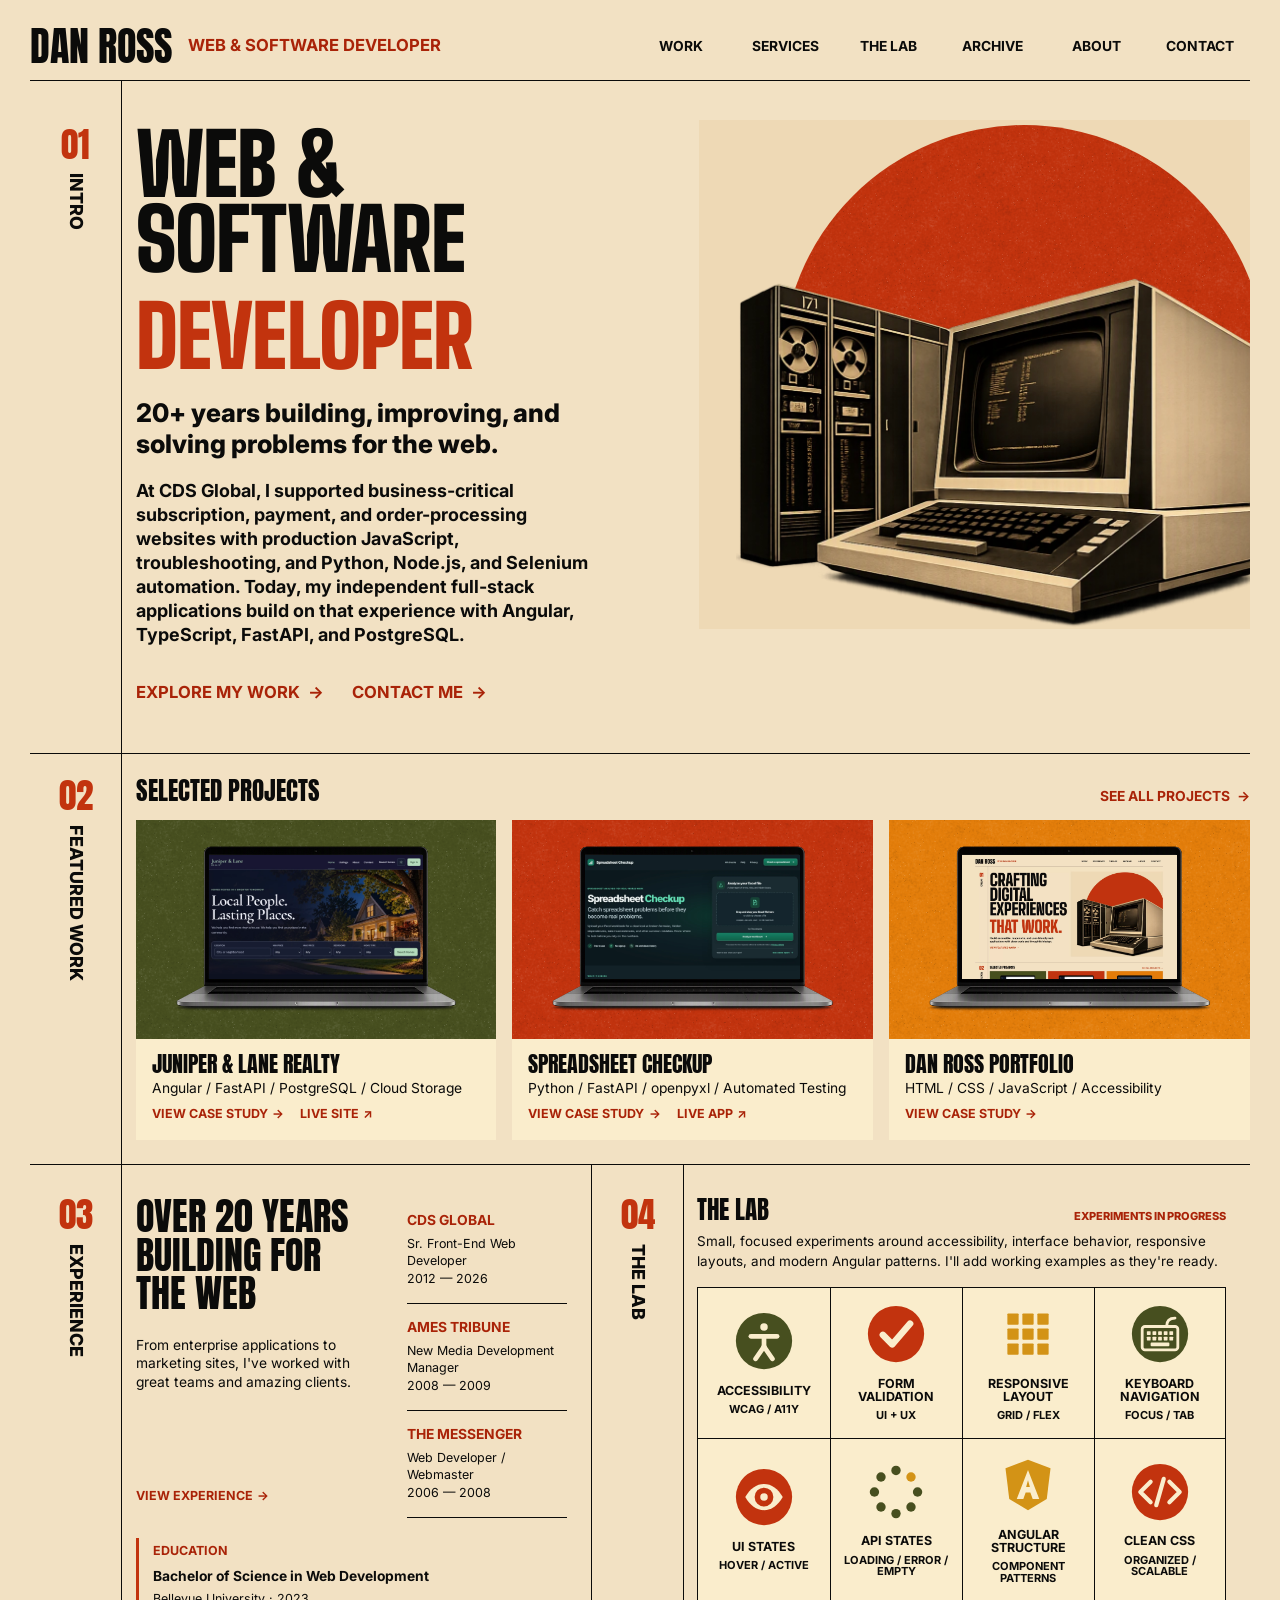
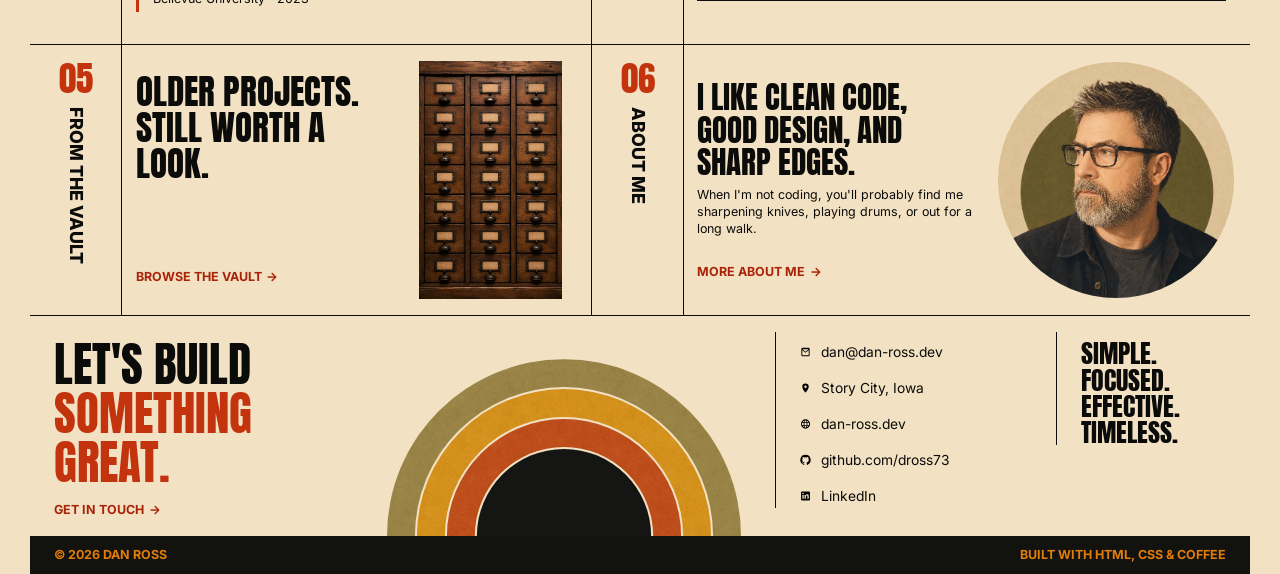
<file: index.html>
<!doctype html>
<html lang="en">
  <head>
    <meta charset="UTF-8" />
    <meta name="viewport" content="width=device-width, initial-scale=1.0" />
    <meta
      name="description"
      content="Dan Ross, Web &amp; Software Developer with 20+ years of experience in production JavaScript, troubleshooting, and automation, plus independent full-stack applications."
    />

    <title>Dan Ross | Web &amp; Software Developer | 20+ Years of Experience</title>
    <link rel="canonical" href="https://dan-ross.dev/" />
    <meta
      property="og:title"
      content="Dan Ross | Web &amp; Software Developer"
    />
    <meta
      property="og:description"
      content="20+ years building and improving production websites, solving problems, and automating maintenance. Explore my experience and independent full-stack applications."
    />
    <meta property="og:type" content="website" />
    <meta property="og:url" content="https://dan-ross.dev/" />
    <meta
      property="og:image"
      content="https://dan-ross.dev/assets/images/dan-portfolio.png"
    />

    <meta name="twitter:card" content="summary_large_image" />

    <script type="application/ld+json">
      {
        "@context": "https://schema.org",
        "@type": "Person",
        "name": "Dan Ross",
        "url": "https://dan-ross.dev/",
        "image": "https://dan-ross.dev/assets/images/me.png",
        "jobTitle": "Web & Software Developer",
        "address": {
          "@type": "PostalAddress",
          "addressLocality": "Story City",
          "addressRegion": "IA",
          "addressCountry": "US"
        },
        "sameAs": [
          "https://github.com/dross73",
          "https://www.linkedin.com/in/dan-ross-dev/"
        ]
      }
    </script>

    <link rel="preconnect" href="https://fonts.googleapis.com" />
    <link rel="preconnect" href="https://fonts.gstatic.com" crossorigin />
    <link
      href="https://fonts.googleapis.com/css2?family=Anton&family=Big+Shoulders+Display:wght@900&family=Inter:wght@400;700;800&display=swap"
      rel="stylesheet"
    />
    <link rel="stylesheet" href="css/reset.css" />
    <link rel="stylesheet" href="css/base.css" />
    <link rel="stylesheet" href="css/layout.css" />
    <link rel="stylesheet" href="css/components.css" />
    <link rel="stylesheet" href="css/theme.css" />

    <script src="js/main.js" defer></script>
  </head>

  <body id="top">
    <a class="skip-link" href="#main-content"> Skip to main content </a>

    <header class="site-header site-header--home">
      <a class="site-name" href="index.html">Dan Ross</a>
      <p class="site-role">Web &amp; Software Developer</p>

      <button
        class="nav-toggle"
        type="button"
        aria-expanded="false"
        aria-controls="primary-navigation"
        aria-label="Open navigation"
      >
        <span class="nav-toggle-line" aria-hidden="true"></span>
        <span class="nav-toggle-line" aria-hidden="true"></span>
        <span class="nav-toggle-line" aria-hidden="true"></span>
      </button>

      <nav id="primary-navigation" aria-label="Primary navigation">
        <ul class="nav-list">
          <li><a href="#work">Work</a></li>
          <li><a href="services.html">Services</a></li>
          <li><a href="#lab">The Lab</a></li>
          <li><a href="vault.html">Archive</a></li>
          <li><a href="about.html">About</a></li>
          <li><a href="#contact">Contact</a></li>
        </ul>
      </nav>
    </header>

    <main id="main-content">
      <section class="hero" aria-labelledby="hero-heading">
        <div class="section-marker" aria-hidden="true">
          <span class="section-marker-number">01</span>
          <span class="section-marker-label">Intro</span>
        </div>

        <div class="hero-main">
          <div class="hero-content">
            <h1 id="hero-heading">
              <span>Web &amp;</span>
              <span>Software</span>
              <span class="hero-heading-accent">Developer</span>
            </h1>
            <p class="hero-lead">
              20+ years building, improving, and solving problems for the web.
            </p>
            <p class="hero-description">
              At CDS Global, I supported business-critical subscription, payment,
              and order-processing websites with production JavaScript,
              troubleshooting, and Python, Node.js, and Selenium automation.
              Today, my independent full-stack applications build on that
              experience with Angular, TypeScript, FastAPI, and PostgreSQL.
            </p>
            <div class="hero-actions">
              <a class="hero-link" href="#work">
                Explore my work
                <span aria-hidden="true">→</span>
              </a>
              <a class="hero-link" href="#contact">
                Contact me
                <span aria-hidden="true">→</span>
              </a>
            </div>
          </div>
          <div class="hero-visual" aria-hidden="true">
            <img class="hero-image" src="assets/images/retro_pc-1.webp" alt="" />
          </div>
        </div>
      </section>

      <section
        class="projects-section"
        id="work"
        aria-labelledby="work-heading"
      >
        <div class="section-marker" aria-hidden="true">
          <span class="section-marker-number">02</span>
          <span class="section-marker-label">Featured Work</span>
        </div>
        <div class="projects-content">
          <div class="projects-heading-row">
            <h2 id="work-heading">Selected Projects</h2>
            <a class="projects-archive-link" href="vault.html">
              See all projects
              <span aria-hidden="true">→</span>
            </a>
          </div>

          <div class="projects-grid">
            <article class="project-card">
              <div class="project-card-visual" aria-hidden="true">
                <div class="project-device">
                  <img
                    class="project-laptop"
                    src="assets/images/laptop.png"
                    alt=""
                  />
                  <img
                    class="project-screen"
                    src="assets/images/juniper-lane-card.webp"
                    alt=""
                  />
                </div>
              </div>

              <div class="project-card-body">
                <h3>Juniper &amp; Lane Realty</h3>
                <p>Angular / FastAPI / PostgreSQL / Cloud Storage</p>

                <div class="project-card-actions">
                  <a
                    class="action-link project-card-cta"
                    href="projects/real-estate-admin.html"
                  >
                    View case study
                    <span aria-hidden="true">→</span>
                  </a>
                  <a
                    class="action-link project-card-cta"
                    href="https://realestate.dan-ross.dev/"
                    target="_blank"
                    rel="noreferrer"
                  >
                    Live site
                    <span aria-hidden="true">↗</span>
                  </a>
                </div>
              </div>
            </article>

            <article class="project-card">
              <div
                class="project-card-visual project-card-visual--red"
                aria-hidden="true"
              >
                <div class="project-device">
                  <img
                    class="project-laptop"
                    src="assets/images/laptop.png"
                    alt=""
                  />
                  <img
                    class="project-screen"
                    src="assets/images/spreadsheet-checkup-card.webp"
                    alt=""
                  />
                </div>
              </div>

              <div class="project-card-body">
                <h3>Spreadsheet Checkup</h3>
                <p>Python / FastAPI / openpyxl / Automated Testing</p>

                <div class="project-card-actions">
                  <a
                    class="action-link project-card-cta"
                    href="projects/spreadsheet-checkup.html"
                  >
                    View case study
                    <span aria-hidden="true">→</span>
                  </a>
                  <a
                    class="action-link project-card-cta"
                    href="https://micro-utility.onrender.com/"
                    target="_blank"
                    rel="noreferrer"
                  >
                    Live app
                    <span aria-hidden="true">↗</span>
                  </a>
                </div>
              </div>
            </article>

            <article class="project-card">
              <div
                class="project-card-visual project-card-visual--orange"
                aria-hidden="true"
              >
                <div class="project-device">
                  <img
                    class="project-laptop"
                    src="assets/images/laptop.png"
                    alt=""
                  />
                  <img
                    class="project-screen"
                    src="assets/images/dan-portfolio.webp"
                    alt=""
                  />
                </div>
              </div>

              <div class="project-card-body">
                <h3>Dan Ross Portfolio</h3>
                <p>HTML / CSS / JavaScript / Accessibility</p>

                <a
                  class="action-link project-card-cta"
                  href="projects/dan-ross-portfolio.html"
                >
                  View case study
                  <span aria-hidden="true">→</span>
                </a>
              </div>
            </article>
          </div>
        </div>
      </section>

      <div class="experience-lab-row">
        <section
          class="page-section experience-section"
          id="experience"
          aria-labelledby="experience-heading"
        >
          <div class="section-marker">
            <span class="section-marker-number" aria-hidden="true">03</span>

            <h2 id="experience-heading" class="section-marker-label">
              Experience
            </h2>
          </div>

          <div class="experience-content">
            <div class="experience-summary">
              <p class="experience-intro">
                Over 20 years building for <span class="no-wrap">the web</span>
              </p>

              <p class="experience-description">
                From enterprise applications to marketing sites, I've worked
                with great teams and amazing clients.
              </p>

              <a class="action-link experience-link" href="experience.html">
                View experience
                <span aria-hidden="true">→</span>
              </a>
            </div>

            <ol class="experience-list">
              <li class="experience-item">
                <div class="experience-item-heading">
                  <h3>CDS Global</h3>
                  <p>Sr. Front-End Web Developer</p>
                </div>

                <p class="experience-dates">
                  <time datetime="2012">2012</time>
                  <span aria-hidden="true">—</span>
                  <time datetime="2026">2026</time>
                </p>
              </li>

              <li class="experience-item">
                <div class="experience-item-heading">
                  <h3>Ames Tribune</h3>
                  <p>New Media Development Manager</p>
                </div>

                <p class="experience-dates">
                  <time datetime="2008">2008</time>
                  <span aria-hidden="true">—</span>
                  <time datetime="2009">2009</time>
                </p>
              </li>

              <li class="experience-item">
                <div class="experience-item-heading">
                  <h3>The Messenger</h3>
                  <p>Web Developer / Webmaster</p>
                </div>

                <p class="experience-dates">
                  <time datetime="2006">2006</time>
                  <span aria-hidden="true">—</span>
                  <time datetime="2008">2008</time>
                </p>
              </li>
            </ol>

            <div class="experience-education">
              <h3>Education</h3>
              <p class="experience-degree">
                Bachelor of Science in Web Development
              </p>
              <p class="experience-school">
                Bellevue University · <time datetime="2023">2023</time>
              </p>
            </div>
          </div>
        </section>

        <section
          class="page-section lab-section"
          id="lab"
          aria-labelledby="lab-heading"
        >
          <div class="section-marker" aria-hidden="true">
            <span class="section-marker-number">04</span>
            <span class="section-marker-label">The Lab</span>
          </div>

          <div class="lab-content">
            <div class="lab-heading-row">
              <h2 id="lab-heading">The Lab</h2>

              <p class="lab-status">Experiments in progress</p>
            </div>
            <p class="lab-description">
              Small, focused experiments around accessibility, interface
              behavior, responsive layouts, and modern Angular patterns. I'll
              add working examples as they're ready.
            </p>
            <ul class="lab-grid">
              <li class="lab-card">
                <span class="lab-card-icon" aria-hidden="true">
                  <img
                    src="assets/icons/accessibility.svg"
                    alt=""
                    width="60"
                    height="60"
                  />
                </span>
                <h3>Accessibility</h3>
                <p>WCAG / A11Y</p>
              </li>

              <li class="lab-card">
                <span class="lab-card-icon" aria-hidden="true">
                  <img
                    src="assets/icons/form-validation.svg"
                    alt=""
                    width="60"
                    height="60"
                  />
                </span>
                <h3>Form Validation</h3>
                <p>UI + UX</p>
              </li>

              <li class="lab-card">
                <span class="lab-card-icon" aria-hidden="true">
                  <img
                    src="assets/icons/responsive-layout.svg"
                    alt=""
                    width="60"
                    height="60"
                  />
                </span>
                <h3>Responsive Layout</h3>
                <p>Grid / Flex</p>
              </li>

              <li class="lab-card">
                <span class="lab-card-icon" aria-hidden="true">
                  <img
                    src="assets/icons/keyboard-nav.svg"
                    alt=""
                    width="60"
                    height="60"
                  />
                </span>
                <h3>Keyboard Navigation</h3>
                <p>Focus / Tab</p>
              </li>

              <li class="lab-card">
                <span class="lab-card-icon" aria-hidden="true">
                  <img
                    src="assets/icons/ui-states.svg"
                    alt=""
                    width="60"
                    height="60"
                  />
                </span>
                <h3>UI States</h3>
                <p>Hover / Active</p>
              </li>

              <li class="lab-card">
                <span class="lab-card-icon" aria-hidden="true">
                  <img
                    src="assets/icons/api-states.svg"
                    alt=""
                    width="60"
                    height="60"
                  />
                </span>
                <h3>API States</h3>
                <p>Loading / Error / Empty</p>
              </li>

              <li class="lab-card">
                <span class="lab-card-icon" aria-hidden="true">
                  <img
                    src="assets/icons/angular-structure.svg"
                    alt=""
                    width="60"
                    height="60"
                  />
                </span>
                <h3>Angular Structure</h3>
                <p>Component Patterns</p>
              </li>

              <li class="lab-card">
                <span class="lab-card-icon" aria-hidden="true">
                  <img
                    src="assets/icons/clean-css.svg"
                    alt=""
                    width="60"
                    height="60"
                  />
                </span>
                <h3>Clean CSS</h3>
                <p>Organized / Scalable</p>
              </li>
            </ul>
          </div>
        </section>
      </div>

      <!-- Vault and About share one editorial row on desktop. -->
      <div class="vault-about-row">
        <section
          class="page-section vault-section"
          id="archive"
          aria-labelledby="archive-heading"
        >
          <div class="section-marker">
            <span class="section-marker-number" aria-hidden="true">05</span>

            <h2 id="archive-heading" class="section-marker-label">
              From the Vault
            </h2>
          </div>

          <div class="vault-content">
            <div class="vault-copy">
              <p class="vault-intro">
                Older projects.<br />
                Still worth a look.
              </p>

              <a class="action-link vault-link" href="vault.html">
                Browse the vault
                <span aria-hidden="true">→</span>
              </a>
            </div>

            <div class="vault-media">
              <img
                class="vault-image"
                src="assets/images/card-catalog.webp"
                alt=""
                width="971"
                height="1619"
                loading="lazy"
              />
            </div>
          </div>
        </section>

        <section
          class="page-section about-section"
          id="about"
          aria-labelledby="about-heading"
        >
          <div class="section-marker">
            <span class="section-marker-number" aria-hidden="true">06</span>

            <h2 id="about-heading" class="section-marker-label">About Me</h2>
          </div>

          <div class="about-content">
            <div class="about-copy">
              <p class="about-intro">
                I like clean code,<br />
                good design, and<br />
                sharp edges.
              </p>

              <p class="about-description">
                When I'm not coding, you'll probably find me sharpening knives,
                playing drums, or out for a long walk.
              </p>

              <a class="action-link about-link" href="about.html">
                More about me
                <span aria-hidden="true">→</span>
              </a>
            </div>

            <img
              class="about-portrait"
              src="assets/images/me.webp"
              alt="Stylized portrait of Dan Ross"
              width="1536"
              height="1536"
              loading="lazy"
            />
          </div>
        </section>
      </div>

      <section
        class="contact-section"
        id="contact"
        aria-labelledby="contact-heading"
      >
        <div class="contact-grid">
          <div class="contact-cta">
            <h2 id="contact-heading">
              <span>Let's build</span>
              <span>something great.</span>
            </h2>

            <a class="action-link contact-link" href="mailto:dan@dan-ross.dev">
              Get in touch
              <span aria-hidden="true">→</span>
            </a>
          </div>

          <img
            class="contact-arc"
            src="assets/images/contact-arc.svg"
            alt=""
            width="600"
            height="300"
          />

          <address class="contact-details">
            <ul>
              <li>
                <img
                  class="contact-detail-icon"
                  src="assets/icons/contact-email.svg"
                  alt=""
                  width="24"
                  height="24"
                />
                <a href="mailto:dan@dan-ross.dev">dan@dan-ross.dev</a>
              </li>

              <li>
                <img
                  class="contact-detail-icon"
                  src="assets/icons/contact-location.svg"
                  alt=""
                  width="24"
                  height="24"
                />
                <span>Story City, Iowa</span>
              </li>

              <li>
                <img
                  class="contact-detail-icon"
                  src="assets/icons/contact-website.svg"
                  alt=""
                  width="24"
                  height="24"
                />
                <a href="https://dan-ross.dev">dan-ross.dev</a>
              </li>

              <li>
                <img
                  class="contact-detail-icon"
                  src="assets/icons/contact-github.svg"
                  alt=""
                  width="24"
                  height="24"
                />
                <a
                  href="https://github.com/dross73"
                  target="_blank"
                  rel="noreferrer"
                >
                  github.com/dross73
                </a>
              </li>

              <li>
                <img
                  class="contact-detail-icon"
                  src="assets/icons/contact-linkedin.svg"
                  alt=""
                  width="24"
                  height="24"
                />
                <a
                  href="https://www.linkedin.com/in/dan-ross-dev/"
                  target="_blank"
                  rel="noreferrer"
                  >LinkedIn</a
                >
              </li>
            </ul>
          </address>

          <p class="contact-tagline">
            Simple.<br />
            Focused.<br />
            Effective.<br />
            Timeless.
          </p>
        </div>
      </section>
    </main>

    <footer class="site-footer">
      <p>&copy; 2026 Dan Ross</p>
      <p>Built with HTML, CSS &amp; Coffee</p>
    </footer>

    <a class="back-to-top" href="#top" aria-label="Back to top">
      <span aria-hidden="true">↑</span>
    </a>
    <!-- Cloudflare Web Analytics -->
    <!-- htmlhint-disable attr-value-double-quotes -->
    <script
      type="module"
      src="https://static.cloudflareinsights.com/beacon.min.js"
      data-cf-beacon='{"token":"810c27ea24e74a5a8861d5052f84c1c4"}'
    ></script>
    <!-- End Cloudflare Web Analytics -->
  </body>
</html>
</file>
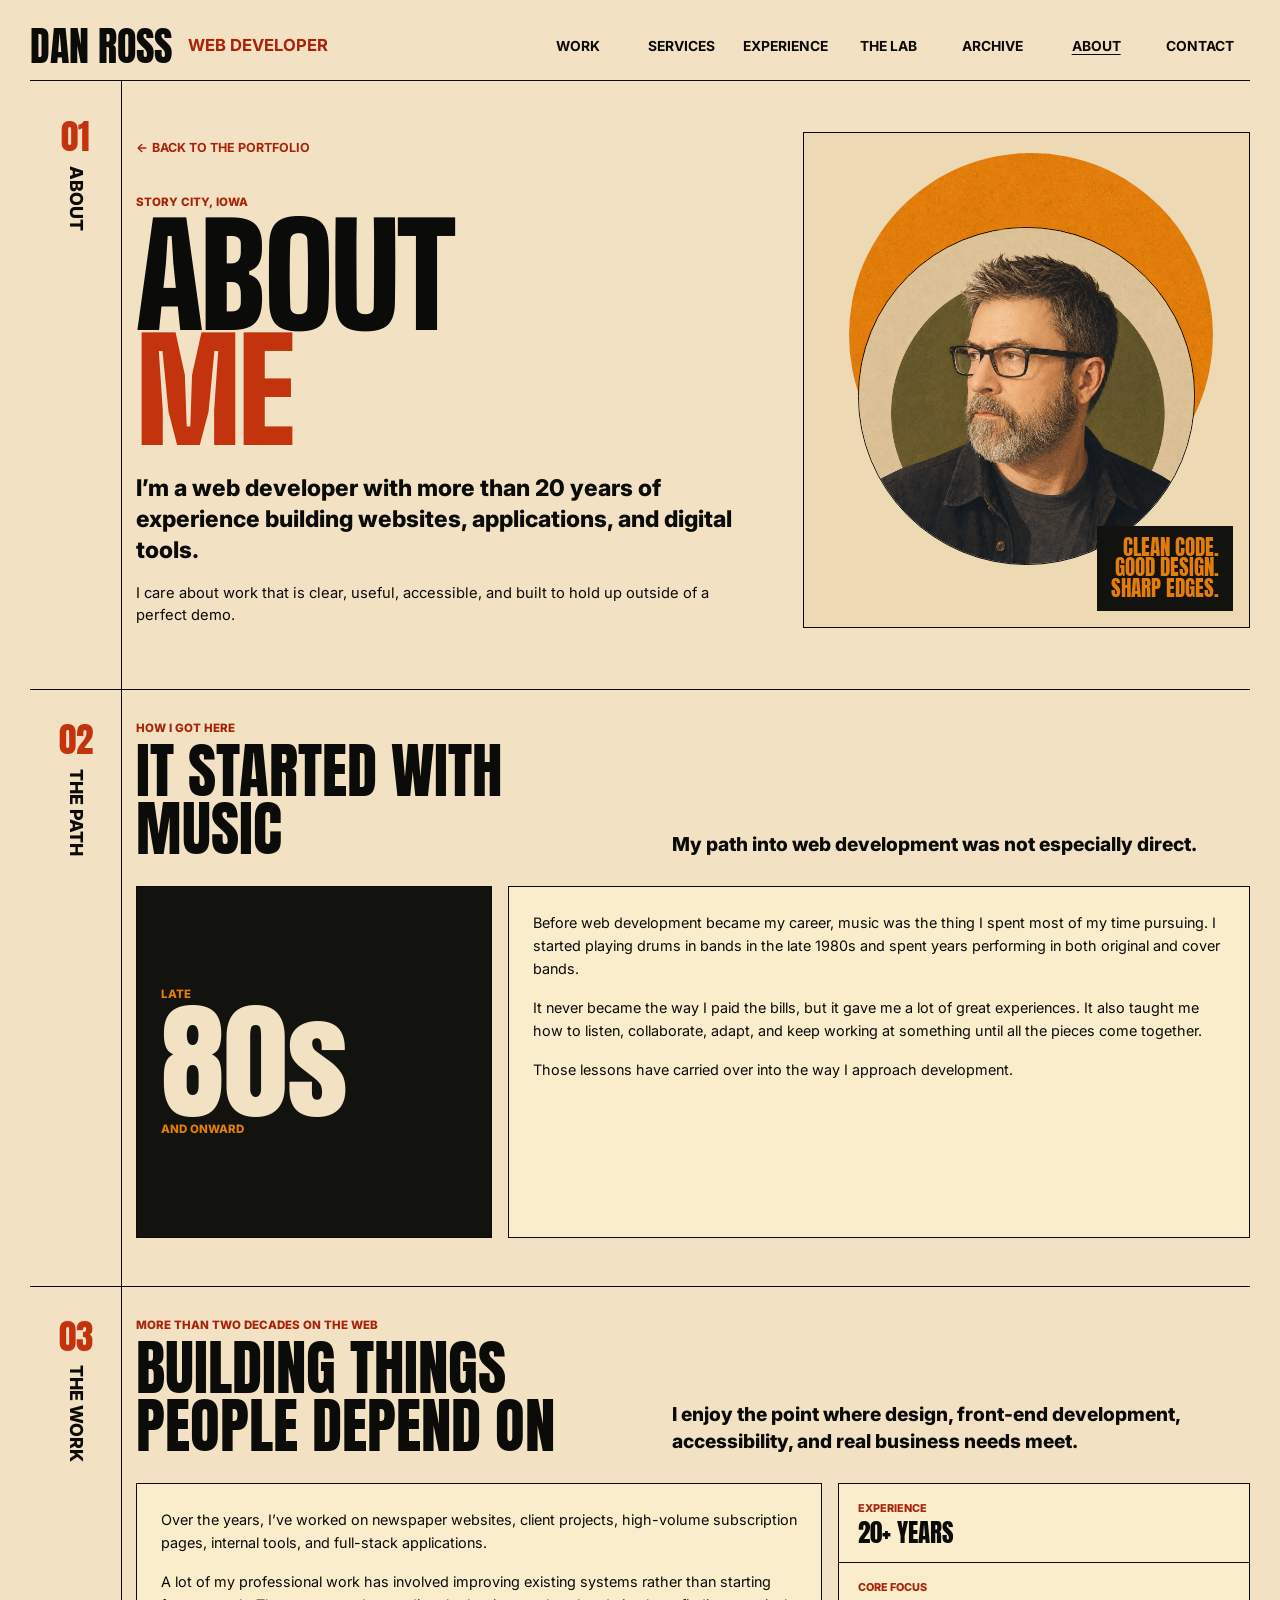
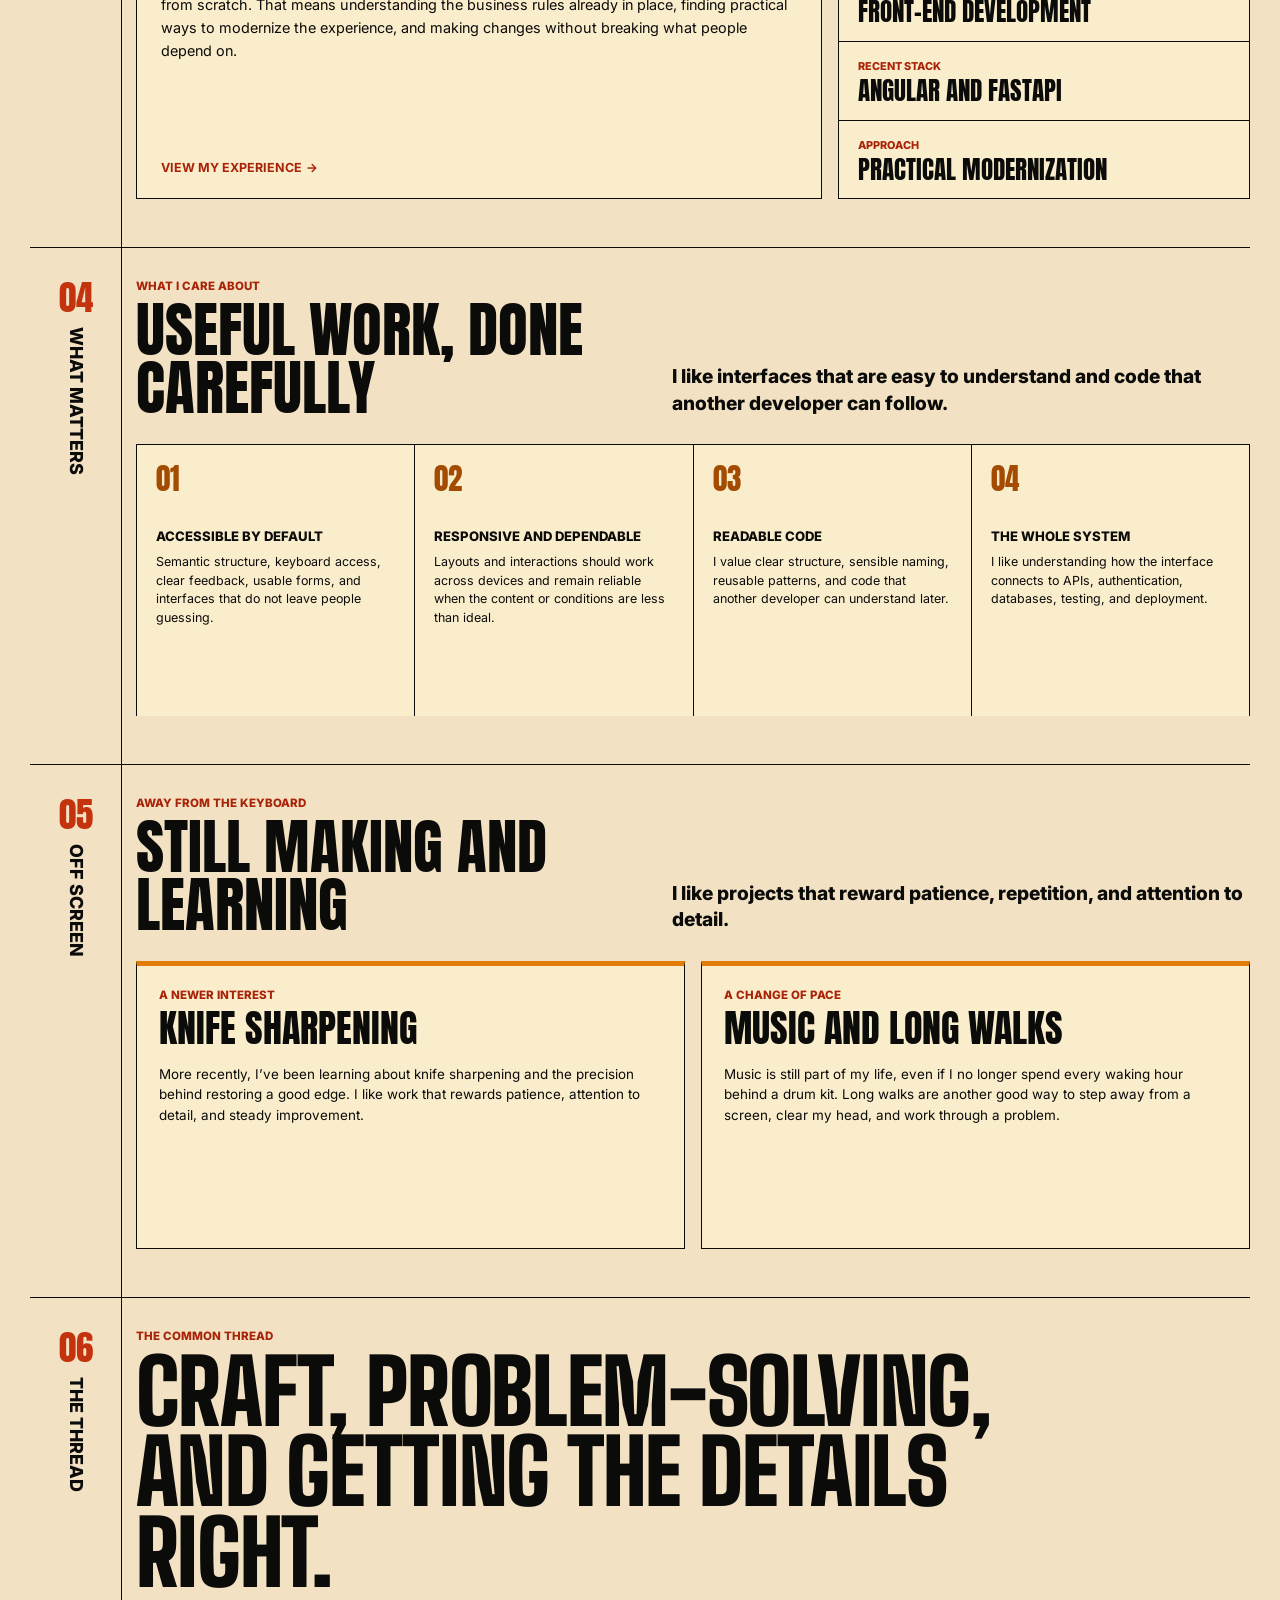
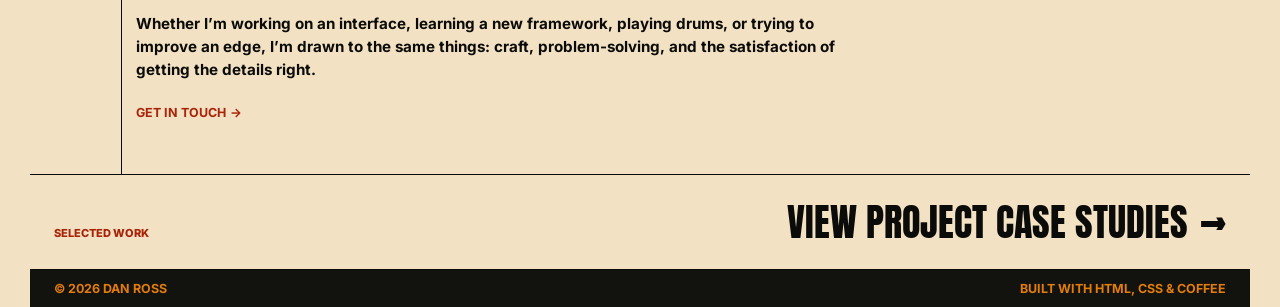
<file: about.html>
<!doctype html>
<html lang="en">
  <head>
    <meta charset="UTF-8" />
    <meta name="viewport" content="width=device-width, initial-scale=1.0" />
    <meta
      name="description"
      content="About Dan Ross, a web developer, longtime drummer, and hands-on problem solver based in Story City, Iowa"
    />
    <title>About Dan Ross | Central Iowa Web Developer</title>
    <link rel="canonical" href="https://dan-ross.dev/about.html" />
    <meta property="og:type" content="article" />
    <meta property="og:title" content="About Dan Ross | Central Iowa Web Developer" />
    <meta property="og:description" content="About Dan Ross, a web developer, longtime drummer, and hands-on problem solver based in Story City, Iowa" />
    <meta property="og:url" content="https://dan-ross.dev/about.html" />
    <meta property="og:image" content="https://dan-ross.dev/assets/images/dan-portfolio.png" />
    <meta name="twitter:card" content="summary_large_image" />

    <link rel="preconnect" href="https://fonts.googleapis.com" />
    <link rel="preconnect" href="https://fonts.gstatic.com" crossorigin />
    <link
      href="https://fonts.googleapis.com/css2?family=Anton&family=Big+Shoulders+Display:wght@900&family=Inter:wght@400;700;800&display=swap"
      rel="stylesheet"
    />

    <link rel="stylesheet" href="css/reset.css" />
    <link rel="stylesheet" href="css/base.css" />
    <link rel="stylesheet" href="css/layout.css" />
    <link rel="stylesheet" href="css/components.css" />
    <link rel="stylesheet" href="css/theme.css" />
    <link rel="stylesheet" href="css/about.css" />

    <script src="js/main.js" defer></script>
  </head>

  <body id="top" class="about-page">
    <a class="skip-link" href="#main-content">Skip to main content</a>

    <header class="site-header">
      <a class="site-name" href="index.html">Dan Ross</a>
      <p class="site-role">Web Developer</p>

      <button
        class="nav-toggle"
        type="button"
        aria-expanded="false"
        aria-controls="primary-navigation"
        aria-label="Open navigation"
      >
        <span class="nav-toggle-line" aria-hidden="true"></span>
        <span class="nav-toggle-line" aria-hidden="true"></span>
        <span class="nav-toggle-line" aria-hidden="true"></span>
      </button>

      <nav id="primary-navigation" aria-label="Primary navigation">
        <ul class="nav-list">
          <li><a href="index.html#work">Work</a></li>
          <li><a href="services.html">Services</a></li>
          <li><a href="experience.html">Experience</a></li>
          <li><a href="index.html#lab">The Lab</a></li>
          <li><a href="vault.html">Archive</a></li>
          <li><a href="about.html" aria-current="page">About</a></li>
          <li><a href="index.html#contact">Contact</a></li>
        </ul>
      </nav>
    </header>

    <main id="main-content">
      <section class="about-hero" aria-labelledby="about-page-heading">
        <div class="section-marker" aria-hidden="true">
          <span class="section-marker-number">01</span>
          <span class="section-marker-label">About</span>
        </div>

        <div class="about-hero-content">
          <div class="about-hero-copy">
            <a class="action-link about-back-link" href="index.html#about">
              <span aria-hidden="true">←</span>
              Back to the portfolio
            </a>

            <p class="about-eyebrow">Story City, Iowa</p>

            <h1 id="about-page-heading">
              <span>About</span>
              <span>Me</span>
            </h1>

            <p class="about-hero-lead">
              I’m a web developer with more than 20 years of experience building
              websites, applications, and digital tools.
            </p>

            <p class="about-hero-summary">
              I care about work that is clear, useful, accessible, and built to
              hold up outside of a perfect demo.
            </p>
          </div>

          <div class="about-hero-visual">
            <div class="about-portrait-frame">
              <img
                src="assets/images/me.webp"
                alt="Stylized portrait of Dan Ross"
                width="1536"
                height="1536"
              />
            </div>

            <p aria-hidden="true">
              Clean code.<br />
              Good design.<br />
              Sharp edges.
            </p>
          </div>
        </div>
      </section>

      <section class="about-story" aria-labelledby="story-heading">
        <div class="section-marker" aria-hidden="true">
          <span class="section-marker-number">02</span>
          <span class="section-marker-label">The Path</span>
        </div>

        <div class="about-section-content">
          <div class="about-section-heading">
            <div>
              <p class="about-eyebrow">How I got here</p>
              <h2 id="story-heading">It started with music</h2>
            </div>

            <p class="about-section-lead">
              My path into web development was not especially direct.
            </p>
          </div>

          <div class="about-story-grid">
            <div class="about-story-years" aria-hidden="true">
              <span>Late</span>
              <strong>80s</strong>
              <span>and onward</span>
            </div>

            <div class="about-story-copy">
              <p>
                Before web development became my career, music was the thing I
                spent most of my time pursuing. I started playing drums in bands
                in the late 1980s and spent years performing in both original
                and cover bands.
              </p>

              <p>
                It never became the way I paid the bills, but it gave me a lot
                of great experiences. It also taught me how to listen,
                collaborate, adapt, and keep working at something until all the
                pieces come together.
              </p>

              <p>
                Those lessons have carried over into the way I approach
                development.
              </p>
            </div>
          </div>
        </div>
      </section>

      <section class="about-work" aria-labelledby="work-heading">
        <div class="section-marker" aria-hidden="true">
          <span class="section-marker-number">03</span>
          <span class="section-marker-label">The Work</span>
        </div>

        <div class="about-section-content">
          <div class="about-section-heading">
            <div>
              <p class="about-eyebrow">More than two decades on the web</p>
              <h2 id="work-heading">Building things people depend on</h2>
            </div>

            <p class="about-section-lead">
              I enjoy the point where design, front-end development,
              accessibility, and real business needs meet.
            </p>
          </div>

          <div class="about-work-grid">
            <div class="about-work-copy">
              <p>
                Over the years, I’ve worked on newspaper websites, client
                projects, high-volume subscription pages, internal tools, and
                full-stack applications.
              </p>

              <p>
                A lot of my professional work has involved improving existing
                systems rather than starting from scratch. That means
                understanding the business rules already in place, finding
                practical ways to modernize the experience, and making changes
                without breaking what people depend on.
              </p>

              <a class="action-link" href="experience.html">
                View my experience
                <span aria-hidden="true">→</span>
              </a>
            </div>

            <dl class="about-work-facts">
              <div>
                <dt>Experience</dt>
                <dd>20+ years</dd>
              </div>
              <div>
                <dt>Core focus</dt>
                <dd>Front-end development</dd>
              </div>
              <div>
                <dt>Recent Stack</dt>
                <dd>Angular and FastAPI</dd>
              </div>
              <div>
                <dt>Approach</dt>
                <dd>Practical modernization</dd>
              </div>
            </dl>
          </div>
        </div>
      </section>

      <section class="about-values" aria-labelledby="values-heading">
        <div class="section-marker" aria-hidden="true">
          <span class="section-marker-number">04</span>
          <span class="section-marker-label">What Matters</span>
        </div>

        <div class="about-section-content">
          <div class="about-section-heading">
            <div>
              <p class="about-eyebrow">What I care about</p>
              <h2 id="values-heading">Useful work, done carefully</h2>
            </div>

            <p class="about-section-lead">
              I like interfaces that are easy to understand and code that
              another developer can follow.
            </p>
          </div>

          <div class="about-values-grid">
            <article>
              <span aria-hidden="true">01</span>
              <h3>Accessible by default</h3>
              <p>
                Semantic structure, keyboard access, clear feedback, usable
                forms, and interfaces that do not leave people guessing.
              </p>
            </article>

            <article>
              <span aria-hidden="true">02</span>
              <h3>Responsive and dependable</h3>
              <p>
                Layouts and interactions should work across devices and remain
                reliable when the content or conditions are less than ideal.
              </p>
            </article>

            <article>
              <span aria-hidden="true">03</span>
              <h3>Readable code</h3>
              <p>
                I value clear structure, sensible naming, reusable patterns, and
                code that another developer can understand later.
              </p>
            </article>

            <article>
              <span aria-hidden="true">04</span>
              <h3>The whole system</h3>
              <p>
                I like understanding how the interface connects to APIs,
                authentication, databases, testing, and deployment.
              </p>
            </article>
          </div>
        </div>
      </section>

      <section class="about-offscreen" aria-labelledby="offscreen-heading">
        <div class="section-marker" aria-hidden="true">
          <span class="section-marker-number">05</span>
          <span class="section-marker-label">Off Screen</span>
        </div>

        <div class="about-section-content">
          <div class="about-section-heading">
            <div>
              <p class="about-eyebrow">Away from the keyboard</p>
              <h2 id="offscreen-heading">Still making and learning</h2>
            </div>

            <p class="about-section-lead">
              I like projects that reward patience, repetition, and attention to
              detail.
            </p>
          </div>

          <div class="about-offscreen-grid">
            <article>
              <p class="about-card-label">A newer interest</p>
              <h3>Knife sharpening</h3>
              <p>
                More recently, I’ve been learning about knife sharpening and the
                precision behind restoring a good edge. I like work that rewards
                patience, attention to detail, and steady improvement.
              </p>
            </article>

            <article>
              <p class="about-card-label">A change of pace</p>
              <h3>Music and long walks</h3>
              <p>
                Music is still part of my life, even if I no longer spend every
                waking hour behind a drum kit. Long walks are another good way
                to step away from a screen, clear my head, and work through a
                problem.
              </p>
            </article>
          </div>
        </div>
      </section>

      <section class="about-closing" aria-labelledby="closing-heading">
        <div class="section-marker" aria-hidden="true">
          <span class="section-marker-number">06</span>
          <span class="section-marker-label">The Thread</span>
        </div>

        <div class="about-closing-content">
          <p class="about-eyebrow">The common thread</p>

          <h2 id="closing-heading">
            Craft, problem-solving, and getting the details right.
          </h2>

          <p>
            Whether I’m working on an interface, learning a new framework,
            playing drums, or trying to improve an edge, I’m drawn to the same
            things: craft, problem-solving, and the satisfaction of getting the
            details right.
          </p>

          <a class="action-link" href="index.html#contact">
            Get in touch
            <span aria-hidden="true">→</span>
          </a>
        </div>
      </section>

      <div class="about-page-next">
        <p>Selected work</p>
        <a href="index.html#work">
          View project case studies
          <span aria-hidden="true">→</span>
        </a>
      </div>
    </main>

    <footer class="site-footer">
      <p>&copy; 2026 Dan Ross</p>
      <p>Built with HTML, CSS &amp; Coffee</p>
    </footer>

    <a class="back-to-top" href="#top" aria-label="Back to top">
      <span aria-hidden="true">↑</span>
    </a>

    <!-- htmlhint-disable attr-value-double-quotes -->
    <!-- Cloudflare Web Analytics -->
    <script
      type="module"
      src="https://static.cloudflareinsights.com/beacon.min.js"
      data-cf-beacon='{"token":"810c27ea24e74a5a8861d5052f84c1c4"}'
    ></script>
    <!-- End Cloudflare Web Analytics -->
    <!-- htmlhint-enable -->
  </body>
</html>
</file>
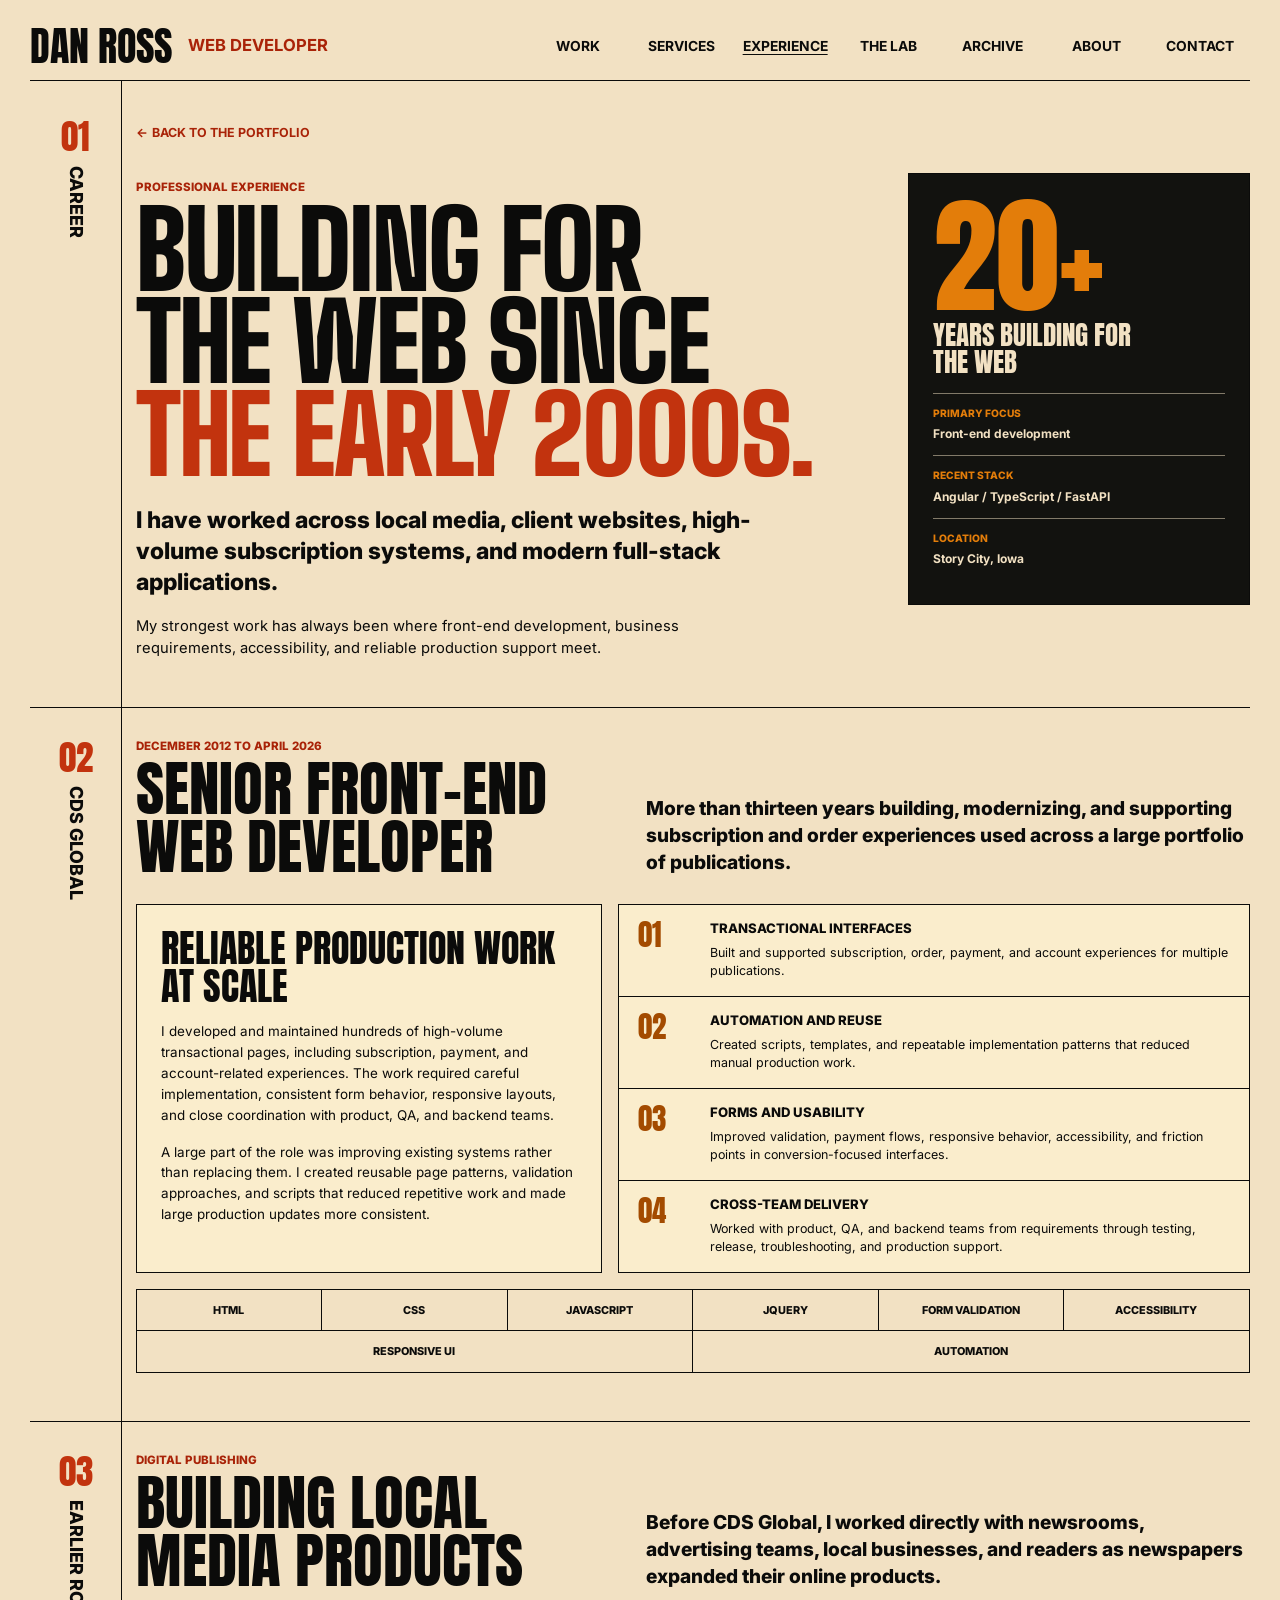
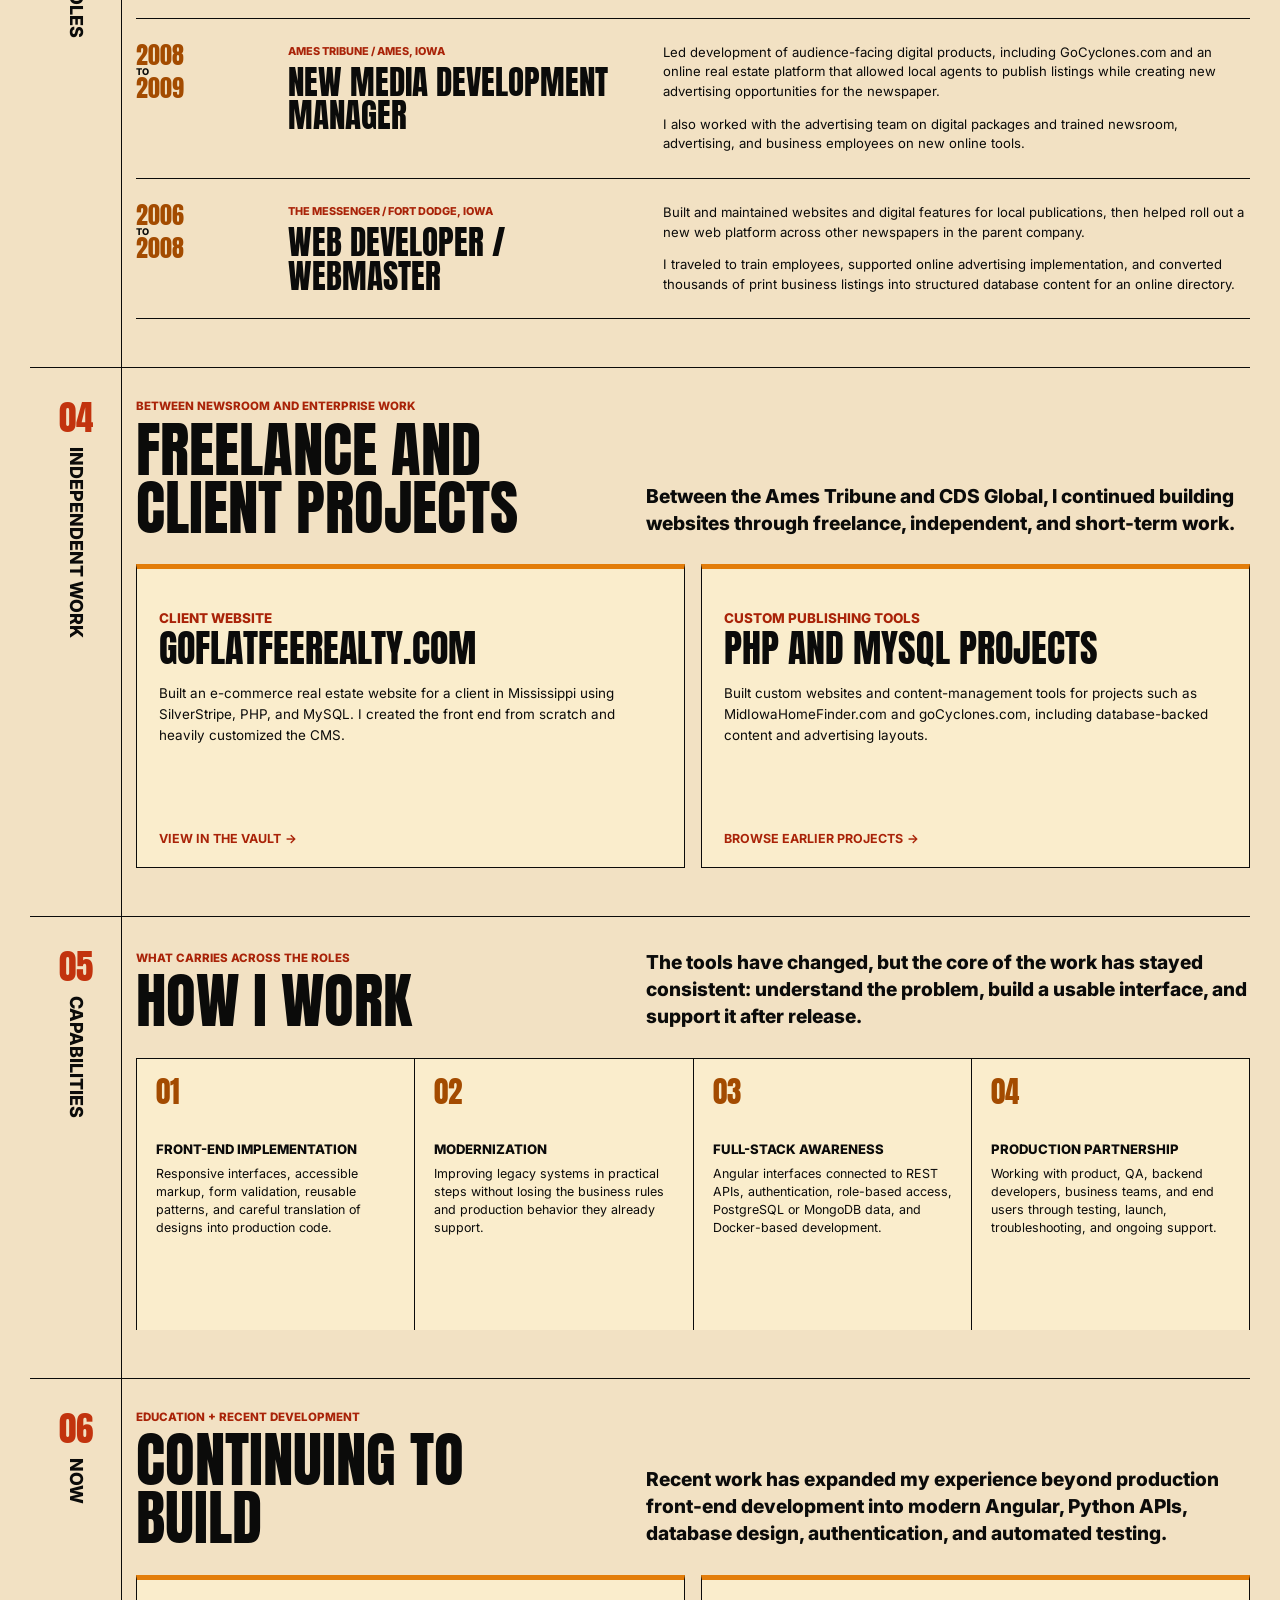
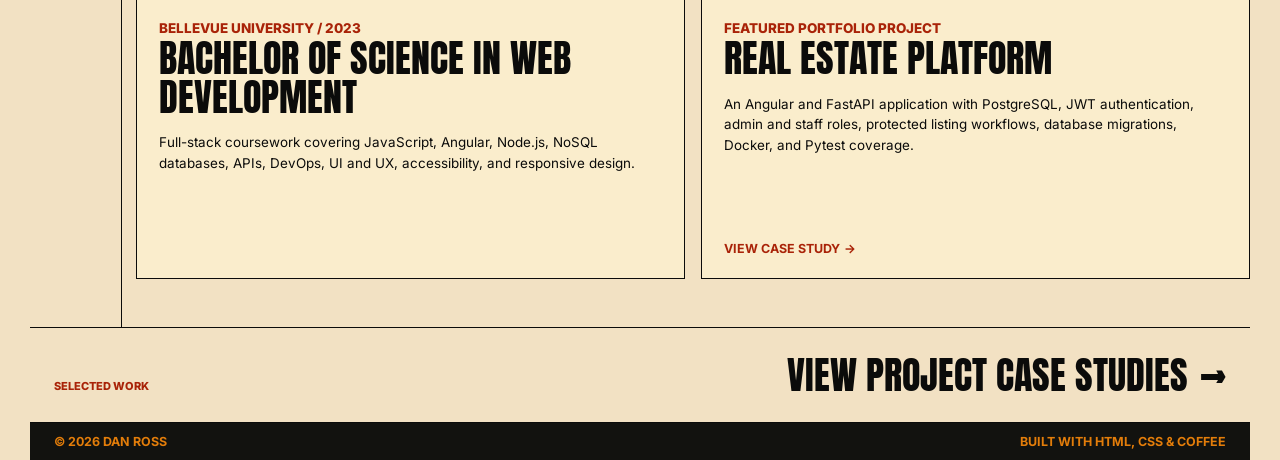
<file: experience.html>
<!doctype html>
<html lang="en">
  <head>
    <meta charset="UTF-8" />
    <meta name="viewport" content="width=device-width, initial-scale=1.0" />
    <meta
      name="description"
      content="Explore Dan Ross's front-end and full-stack web development experience, including more than 20 years building websites and web applications."
    />

    <title>Web Development Experience | Dan Ross</title>
    <link rel="canonical" href="https://dan-ross.dev/experience.html" />
    <meta property="og:type" content="article" />
    <meta property="og:title" content="Web Development Experience | Dan Ross" />
    <meta property="og:description" content="Explore Dan Ross's front-end and full-stack web development experience, including more than 20 years building websites and web applications." />
    <meta property="og:url" content="https://dan-ross.dev/experience.html" />
    <meta property="og:image" content="https://dan-ross.dev/assets/images/dan-portfolio.png" />
    <meta name="twitter:card" content="summary_large_image" />

    <link rel="preconnect" href="https://fonts.googleapis.com" />
    <link rel="preconnect" href="https://fonts.gstatic.com" crossorigin />
    <link
      href="https://fonts.googleapis.com/css2?family=Anton&family=Big+Shoulders+Display:wght@900&family=Inter:wght@400;700;800&display=swap"
      rel="stylesheet"
    />

    <link rel="stylesheet" href="css/reset.css" />
    <link rel="stylesheet" href="css/base.css" />
    <link rel="stylesheet" href="css/layout.css" />
    <link rel="stylesheet" href="css/components.css" />
    <link rel="stylesheet" href="css/theme.css" />
    <link rel="stylesheet" href="css/experience.css" />

    <script src="js/main.js" defer></script>
  </head>

  <body id="top" class="experience-page">
    <a class="skip-link" href="#main-content">Skip to main content</a>

    <header class="site-header">
      <a class="site-name" href="index.html">Dan Ross</a>
      <p class="site-role">Web Developer</p>

      <button
        class="nav-toggle"
        type="button"
        aria-expanded="false"
        aria-controls="primary-navigation"
        aria-label="Open navigation"
      >
        <span class="nav-toggle-line" aria-hidden="true"></span>
        <span class="nav-toggle-line" aria-hidden="true"></span>
        <span class="nav-toggle-line" aria-hidden="true"></span>
      </button>

      <nav id="primary-navigation" aria-label="Primary navigation">
        <ul class="nav-list">
          <li><a href="index.html#work">Work</a></li>
          <li><a href="services.html">Services</a></li>
          <li>
            <a href="experience.html" aria-current="page">Experience</a>
          </li>
          <li><a href="index.html#lab">The Lab</a></li>
          <li><a href="vault.html">Archive</a></li>
          <li><a href="about.html">About</a></li>
          <li><a href="index.html#contact">Contact</a></li>
        </ul>
      </nav>
    </header>

    <main id="main-content">
      <section
        class="experience-hero"
        aria-labelledby="experience-page-heading"
      >
        <div class="section-marker" aria-hidden="true">
          <span class="section-marker-number">01</span>
          <span class="section-marker-label">Career</span>
        </div>

        <div class="experience-hero-content">
          <div class="experience-hero-copy">
            <a
              class="action-link experience-back-link"
              href="index.html#experience"
            >
              <span aria-hidden="true">←</span>
              Back to the portfolio
            </a>

            <p class="experience-eyebrow">Professional Experience</p>

            <h1 id="experience-page-heading">
              <span>Building for</span>
              <span>the web since</span>
              <span>the early 2000s.</span>
            </h1>

            <p class="experience-hero-lead">
              I have worked across local media, client websites, high-volume
              subscription systems, and modern full-stack applications.
            </p>

            <p class="experience-hero-summary">
              My strongest work has always been where front-end development,
              business requirements, accessibility, and reliable production
              support meet.
            </p>
          </div>

          <div
            class="experience-hero-stat"
            aria-label="More than 20 years of web experience"
          >
            <span class="experience-hero-stat-number">20+</span>
            <span class="experience-hero-stat-label"
              >Years building for the web</span
            >

            <dl class="experience-hero-meta">
              <div>
                <dt>Primary focus</dt>
                <dd>Front-end development</dd>
              </div>
              <div>
                <dt>Recent stack</dt>
                <dd>Angular / TypeScript / FastAPI</dd>
              </div>
              <div>
                <dt>Location</dt>
                <dd>Story City, Iowa</dd>
              </div>
            </dl>
          </div>
        </div>
      </section>

      <section class="experience-feature" aria-labelledby="cds-heading">
        <div class="section-marker" aria-hidden="true">
          <span class="section-marker-number">02</span>
          <span class="section-marker-label">CDS Global</span>
        </div>

        <div class="experience-feature-content">
          <div class="experience-section-heading">
            <div>
              <p class="experience-eyebrow">December 2012 to April 2026</p>
              <h2 id="cds-heading">Senior Front-End Web Developer</h2>
            </div>

            <p class="experience-section-lead">
              More than thirteen years building, modernizing, and supporting
              subscription and order experiences used across a large portfolio
              of publications.
            </p>
          </div>

          <div class="experience-feature-grid">
            <div class="experience-feature-story">
              <h3>Reliable production work at scale</h3>
              <p>
                I developed and maintained hundreds of high-volume transactional
                pages, including subscription, payment, and account-related
                experiences. The work required careful implementation,
                consistent form behavior, responsive layouts, and close
                coordination with product, QA, and backend teams.
              </p>
              <p>
                A large part of the role was improving existing systems rather
                than replacing them. I created reusable page patterns,
                validation approaches, and scripts that reduced repetitive work
                and made large production updates more consistent.
              </p>
            </div>

            <ul class="experience-impact-list">
              <li>
                <span>01</span>
                <div>
                  <h3>Transactional interfaces</h3>
                  <p>
                    Built and supported subscription, order, payment, and
                    account experiences for multiple publications.
                  </p>
                </div>
              </li>

              <li>
                <span>02</span>
                <div>
                  <h3>Automation and reuse</h3>
                  <p>
                    Created scripts, templates, and repeatable implementation
                    patterns that reduced manual production work.
                  </p>
                </div>
              </li>

              <li>
                <span>03</span>
                <div>
                  <h3>Forms and usability</h3>
                  <p>
                    Improved validation, payment flows, responsive behavior,
                    accessibility, and friction points in conversion-focused
                    interfaces.
                  </p>
                </div>
              </li>

              <li>
                <span>04</span>
                <div>
                  <h3>Cross-team delivery</h3>
                  <p>
                    Worked with product, QA, and backend teams from requirements
                    through testing, release, troubleshooting, and production
                    support.
                  </p>
                </div>
              </li>
            </ul>
          </div>

          <div
            class="experience-skill-strip"
            aria-label="Technologies and capabilities used at CDS Global"
          >
            <span>HTML</span>
            <span>CSS</span>
            <span>JavaScript</span>
            <span>jQuery</span>
            <span>Form Validation</span>
            <span>Accessibility</span>
            <span>Responsive UI</span>
            <span>Automation</span>
          </div>
        </div>
      </section>

      <section
        class="experience-timeline-section"
        aria-labelledby="earlier-heading"
      >
        <div class="section-marker" aria-hidden="true">
          <span class="section-marker-number">03</span>
          <span class="section-marker-label">Earlier Roles</span>
        </div>

        <div class="experience-timeline-content">
          <div class="experience-section-heading">
            <div>
              <p class="experience-eyebrow">Digital Publishing</p>
              <h2 id="earlier-heading">Building local media products</h2>
            </div>

            <p class="experience-section-lead">
              Before CDS Global, I worked directly with newsrooms, advertising
              teams, local businesses, and readers as newspapers expanded their
              online products.
            </p>
          </div>

          <ol class="experience-timeline">
            <li>
              <div class="experience-timeline-date">
                <span>2008</span>
                <span>2009</span>
              </div>

              <div class="experience-timeline-role">
                <p>Ames Tribune / Ames, Iowa</p>
                <h3>New Media Development Manager</h3>
              </div>

              <div class="experience-timeline-description">
                <p>
                  Led development of audience-facing digital products, including
                  GoCyclones.com and an online real estate platform that allowed
                  local agents to publish listings while creating new
                  advertising opportunities for the newspaper.
                </p>
                <p>
                  I also worked with the advertising team on digital packages
                  and trained newsroom, advertising, and business employees on
                  new online tools.
                </p>
              </div>
            </li>

            <li>
              <div class="experience-timeline-date">
                <span>2006</span>
                <span>2008</span>
              </div>

              <div class="experience-timeline-role">
                <p>The Messenger / Fort Dodge, Iowa</p>
                <h3>Web Developer / Webmaster</h3>
              </div>

              <div class="experience-timeline-description">
                <p>
                  Built and maintained websites and digital features for local
                  publications, then helped roll out a new web platform across
                  other newspapers in the parent company.
                </p>
                <p>
                  I traveled to train employees, supported online advertising
                  implementation, and converted thousands of print business
                  listings into structured database content for an online
                  directory.
                </p>
              </div>
            </li>
          </ol>
        </div>
      </section>

      <section
        class="experience-independent"
        aria-labelledby="independent-heading"
      >
        <div class="section-marker" aria-hidden="true">
          <span class="section-marker-number">04</span>
          <span class="section-marker-label">Independent Work</span>
        </div>

        <div class="experience-independent-content">
          <div class="experience-section-heading">
            <div>
              <p class="experience-eyebrow">
                Between newsroom and enterprise work
              </p>
              <h2 id="independent-heading">Freelance and client projects</h2>
            </div>

            <p class="experience-section-lead">
              Between the Ames Tribune and CDS Global, I continued building
              websites through freelance, independent, and short-term work.
            </p>
          </div>

          <div class="experience-independent-grid">
            <article>
              <p class="experience-card-label">Client Website</p>
              <h3>GoFlatFeeRealty.com</h3>
              <p>
                Built an e-commerce real estate website for a client in
                Mississippi using SilverStripe, PHP, and MySQL. I created the
                front end from scratch and heavily customized the CMS.
              </p>
              <a class="action-link" href="vault.html">
                View in the Vault
                <span aria-hidden="true">→</span>
              </a>
            </article>

            <article>
              <p class="experience-card-label">Custom Publishing Tools</p>
              <h3>PHP and MySQL projects</h3>
              <p>
                Built custom websites and content-management tools for projects
                such as MidIowaHomeFinder.com and goCyclones.com, including
                database-backed content and advertising layouts.
              </p>
              <a class="action-link" href="vault.html">
                Browse earlier projects
                <span aria-hidden="true">→</span>
              </a>
            </article>
          </div>
        </div>
      </section>

      <section
        class="experience-capabilities"
        aria-labelledby="capabilities-heading"
      >
        <div class="section-marker" aria-hidden="true">
          <span class="section-marker-number">05</span>
          <span class="section-marker-label">Capabilities</span>
        </div>

        <div class="experience-capabilities-content">
          <div class="experience-section-heading">
            <div>
              <p class="experience-eyebrow">What carries across the roles</p>
              <h2 id="capabilities-heading">How I work</h2>
            </div>

            <p class="experience-section-lead">
              The tools have changed, but the core of the work has stayed
              consistent: understand the problem, build a usable interface, and
              support it after release.
            </p>
          </div>

          <div class="experience-capability-grid">
            <article>
              <span aria-hidden="true">01</span>
              <h3>Front-end implementation</h3>
              <p>
                Responsive interfaces, accessible markup, form validation,
                reusable patterns, and careful translation of designs into
                production code.
              </p>
            </article>

            <article>
              <span aria-hidden="true">02</span>
              <h3>Modernization</h3>
              <p>
                Improving legacy systems in practical steps without losing the
                business rules and production behavior they already support.
              </p>
            </article>

            <article>
              <span aria-hidden="true">03</span>
              <h3>Full-stack awareness</h3>
              <p>
                Angular interfaces connected to REST APIs, authentication,
                role-based access, PostgreSQL or MongoDB data, and Docker-based
                development.
              </p>
            </article>

            <article>
              <span aria-hidden="true">04</span>
              <h3>Production partnership</h3>
              <p>
                Working with product, QA, backend developers, business teams,
                and end users through testing, launch, troubleshooting, and
                ongoing support.
              </p>
            </article>
          </div>
        </div>
      </section>

      <section class="experience-next-chapter" aria-labelledby="next-heading">
        <div class="section-marker" aria-hidden="true">
          <span class="section-marker-number">06</span>
          <span class="section-marker-label">Now</span>
        </div>

        <div class="experience-next-content">
          <div class="experience-section-heading">
            <div>
              <p class="experience-eyebrow">Education + Recent Development</p>
              <h2 id="next-heading">Continuing to build</h2>
            </div>

            <p class="experience-section-lead">
              Recent work has expanded my experience beyond production front-end
              development into modern Angular, Python APIs, database design,
              authentication, and automated testing.
            </p>
          </div>

          <div class="experience-next-grid">
            <article>
              <p class="experience-card-label">Bellevue University / 2023</p>
              <h3>Bachelor of Science in Web Development</h3>
              <p>
                Full-stack coursework covering JavaScript, Angular, Node.js,
                NoSQL databases, APIs, DevOps, UI and UX, accessibility, and
                responsive design.
              </p>
            </article>

            <article>
              <p class="experience-card-label">Featured Portfolio Project</p>
              <h3>Real Estate Platform</h3>
              <p>
                An Angular and FastAPI application with PostgreSQL, JWT
                authentication, admin and staff roles, protected listing
                workflows, database migrations, Docker, and Pytest coverage.
              </p>
              <a class="action-link" href="projects/real-estate-admin.html">
                View case study
                <span aria-hidden="true">→</span>
              </a>
            </article>
          </div>
        </div>
      </section>

      <div class="experience-page-next">
        <p>Selected work</p>
        <a href="index.html#work">
          View project case studies
          <span aria-hidden="true">→</span>
        </a>
      </div>
    </main>

    <footer class="site-footer">
      <p>&copy; 2026 Dan Ross</p>
      <p>Built with HTML, CSS &amp; Coffee</p>
    </footer>

    <a class="back-to-top" href="#top" aria-label="Back to top">
      <span aria-hidden="true">↑</span>
    </a>

    <!-- htmlhint-disable attr-value-double-quotes -->
    <!-- Cloudflare Web Analytics -->
    <script
      type="module"
      src="https://static.cloudflareinsights.com/beacon.min.js"
      data-cf-beacon='{"token":"810c27ea24e74a5a8861d5052f84c1c4"}'
    ></script>
    <!-- End Cloudflare Web Analytics -->
    <!-- htmlhint-enable -->
  </body>
</html>
</file>
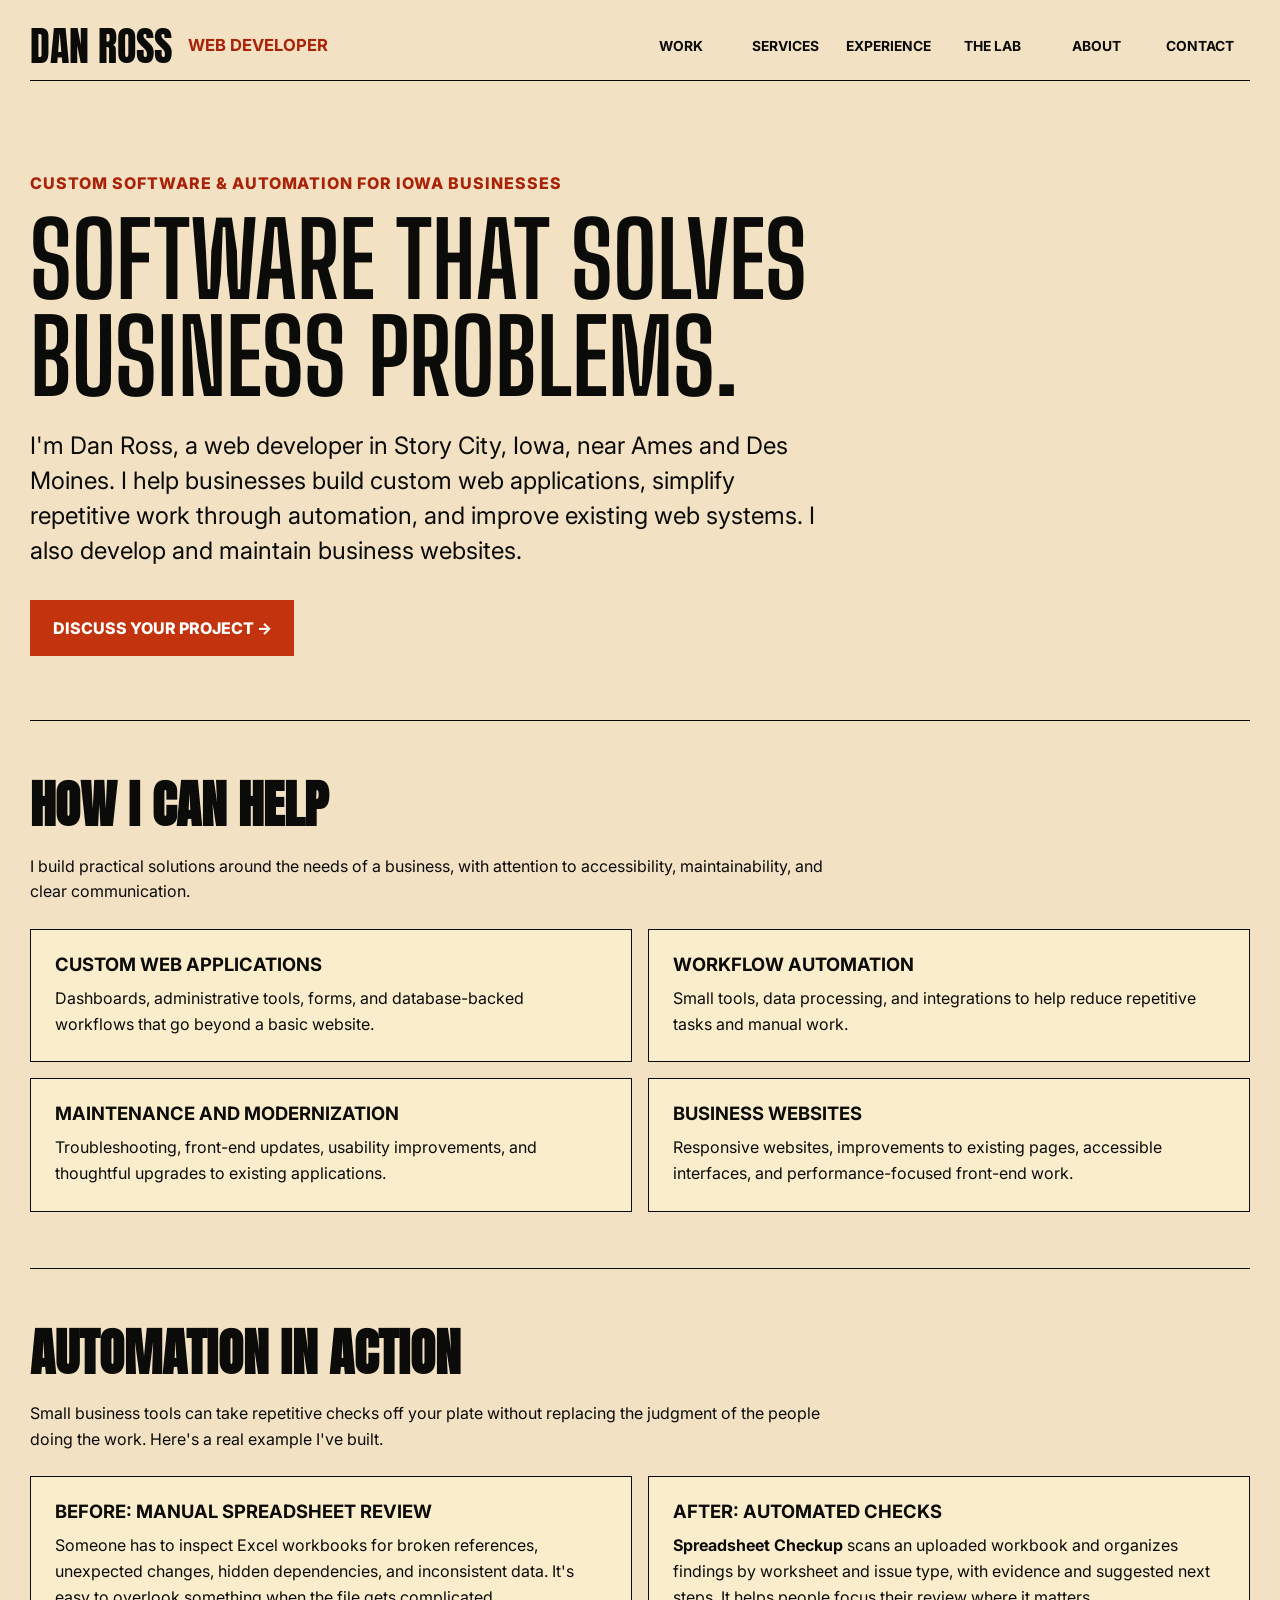
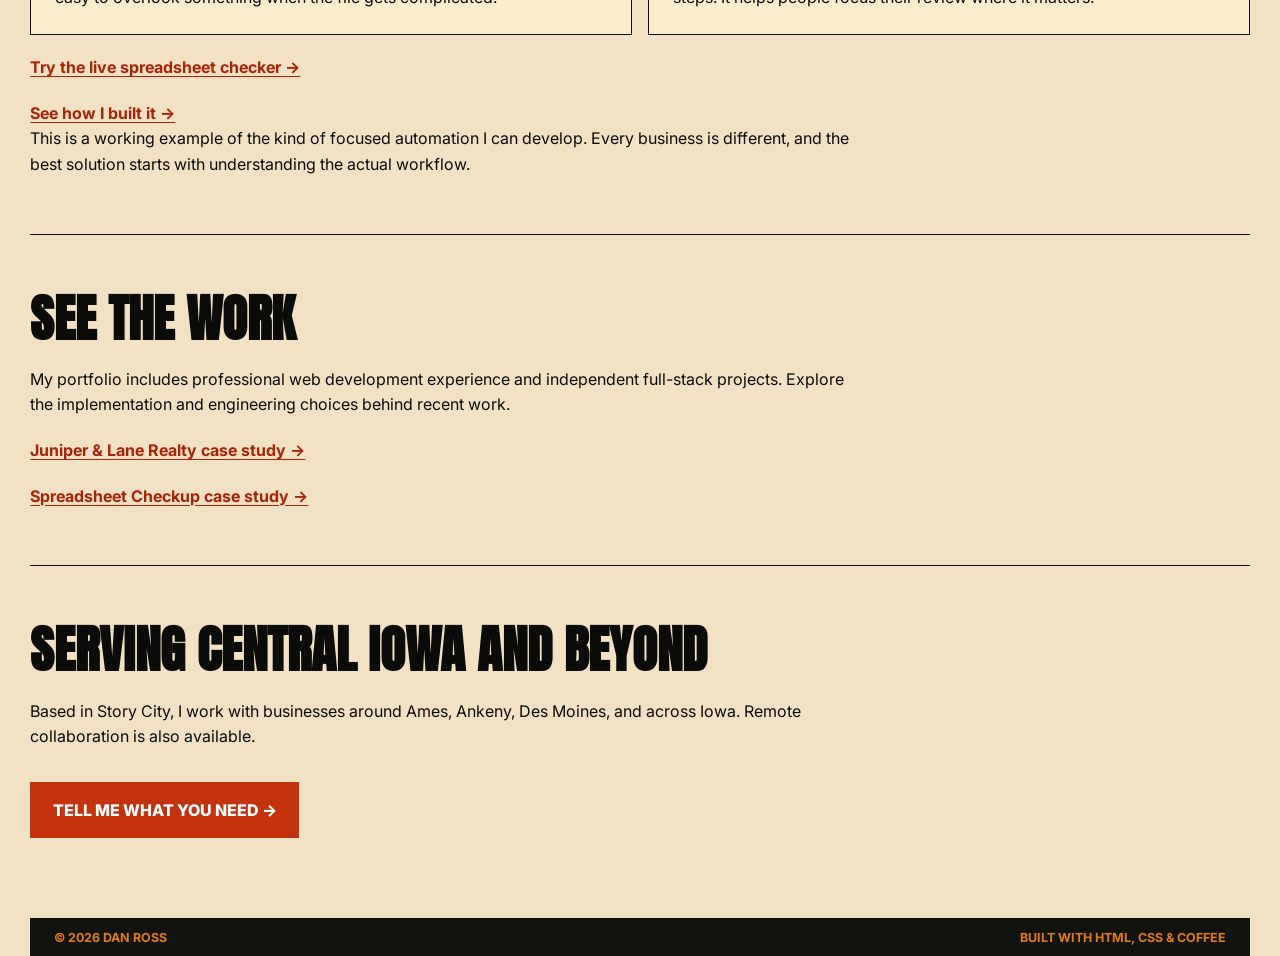
<file: services.html>
<!doctype html>
<html lang="en">
<head>
<meta charset="UTF-8" />
<meta name="viewport" content="width=device-width, initial-scale=1.0" />
<title>Custom Web Applications & Automation in Iowa | Dan Ross</title>
<meta name="description" content="Custom web applications, workflow automation, and software modernization for Iowa businesses. Work with Dan Ross near Ames and Des Moines." />
<link rel="canonical" href="https://dan-ross.dev/services.html" />
<meta property="og:type" content="website" />
<meta property="og:title" content="Custom Web Applications & Automation in Iowa | Dan Ross" />
<meta property="og:description" content="Custom applications, workflow automation, and practical software solutions for Iowa businesses." />
<meta property="og:url" content="https://dan-ross.dev/services.html" />
<meta property="og:image" content="https://dan-ross.dev/assets/images/dan-portfolio.png" />
<meta name="twitter:card" content="summary_large_image" />
<script type="application/ld+json">
{"@context":"https://schema.org","@type":"Service","name":"Web Development and Custom Web Applications","serviceType":["Website development","Custom web applications","Business automation"],"provider":{"@type":"Person","name":"Dan Ross","url":"https://dan-ross.dev/","address":{"@type":"PostalAddress","addressLocality":"Story City","addressRegion":"IA","addressCountry":"US"}},"areaServed":{"@type":"AdministrativeArea","name":"Iowa"},"url":"https://dan-ross.dev/services.html"}
</script>
<link rel="preconnect" href="https://fonts.googleapis.com" />
<link rel="preconnect" href="https://fonts.gstatic.com" crossorigin />
<link href="https://fonts.googleapis.com/css2?family=Anton&family=Big+Shoulders+Display:wght@900&family=Inter:wght@400;700;800&display=swap" rel="stylesheet" />
<link rel="stylesheet" href="css/reset.css" />
<link rel="stylesheet" href="css/base.css" />
<link rel="stylesheet" href="css/layout.css" />
<link rel="stylesheet" href="css/components.css" />
<link rel="stylesheet" href="css/theme.css" />
<link rel="stylesheet" href="css/services.css" />
<script src="js/main.js" defer></script>
</head>
<body id="top">
<a class="skip-link" href="#main-content">Skip to main content</a>
<header class="site-header">
<a class="site-name" href="index.html">Dan Ross</a><p class="site-role">Web Developer</p>
<button class="nav-toggle" type="button" aria-expanded="false" aria-controls="primary-navigation" aria-label="Open navigation"><span class="nav-toggle-line" aria-hidden="true"></span><span class="nav-toggle-line" aria-hidden="true"></span><span class="nav-toggle-line" aria-hidden="true"></span></button>
<nav id="primary-navigation" aria-label="Primary navigation"><ul class="nav-list">
<li><a href="index.html#work">Work</a></li><li><a href="services.html" aria-current="page">Services</a></li><li><a href="experience.html">Experience</a></li><li><a href="index.html#lab">The Lab</a></li><li><a href="about.html">About</a></li><li><a href="index.html#contact">Contact</a></li>
</ul></nav></header>
<main id="main-content" class="services-main">
<section class="services-hero" aria-labelledby="services-heading">
<p class="services-kicker">Custom software & automation for Iowa businesses</p>
<h1 id="services-heading">Software that solves business problems.</h1>
<p class="services-lede">I'm Dan Ross, a web developer in Story City, Iowa, near Ames and Des Moines. I help businesses build custom web applications, simplify repetitive work through automation, and improve existing web systems. I also develop and maintain business websites.</p>
<a class="services-cta" href="mailto:dan@dan-ross.dev?subject=Development%20project%20inquiry">Discuss your project →</a>
</section>
<section class="services-section" aria-labelledby="offerings-heading"><h2 id="offerings-heading">How I can help</h2>
<p>I build practical solutions around the needs of a business, with attention to accessibility, maintainability, and clear communication.</p>
<div class="services-grid">
<article><h3>Custom web applications</h3><p>Dashboards, administrative tools, forms, and database-backed workflows that go beyond a basic website.</p></article>
<article><h3>Workflow automation</h3><p>Small tools, data processing, and integrations to help reduce repetitive tasks and manual work.</p></article>
<article><h3>Maintenance and modernization</h3><p>Troubleshooting, front-end updates, usability improvements, and thoughtful upgrades to existing applications.</p></article>
<article><h3>Business websites</h3><p>Responsive websites, improvements to existing pages, accessible interfaces, and performance-focused front-end work.</p></article>
</div></section>
<section class="services-section" aria-labelledby="automation-example-heading">
<h2 id="automation-example-heading">Automation in action</h2>
<p>Small business tools can take repetitive checks off your plate without replacing the judgment of the people doing the work. Here's a real example I've built.</p>
<div class="services-grid">
<article><h3>Before: manual spreadsheet review</h3><p>Someone has to inspect Excel workbooks for broken references, unexpected changes, hidden dependencies, and inconsistent data. It's easy to overlook something when the file gets complicated.</p></article>
<article><h3>After: automated checks</h3><p><strong>Spreadsheet Checkup</strong> scans an uploaded workbook and organizes findings by worksheet and issue type, with evidence and suggested next steps. It helps people focus their review where it matters.</p></article>
</div>
<p class="services-proof"><a href="https://spreadsheetcheckup.com/">Try the live spreadsheet checker →</a></p>
<p class="services-proof"><a href="projects/spreadsheet-checkup.html">See how I built it →</a></p>
<p>This is a working example of the kind of focused automation I can develop. Every business is different, and the best solution starts with understanding the actual workflow.</p>
</section>
<section class="services-section" aria-labelledby="proof-heading"><h2 id="proof-heading">See the work</h2>
<p>My portfolio includes professional web development experience and independent full-stack projects. Explore the implementation and engineering choices behind recent work.</p>
<p class="services-proof"><a href="projects/real-estate-admin.html">Juniper &amp; Lane Realty case study →</a></p>
<p class="services-proof"><a href="projects/spreadsheet-checkup.html">Spreadsheet Checkup case study →</a></p>
</section>
<section class="services-section" aria-labelledby="area-heading"><h2 id="area-heading">Serving central Iowa and beyond</h2>
<p>Based in Story City, I work with businesses around Ames, Ankeny, Des Moines, and across Iowa. Remote collaboration is also available.</p>
<a class="services-cta" href="mailto:dan@dan-ross.dev?subject=Development%20project%20inquiry">Tell me what you need →</a>
</section>
</main>
<footer class="site-footer"><p>&copy; 2026 Dan Ross</p><p>Built with HTML, CSS &amp; Coffee</p></footer>
<a class="back-to-top" href="#top" aria-label="Back to top"><span aria-hidden="true">↑</span></a>
</body></html>
</file>
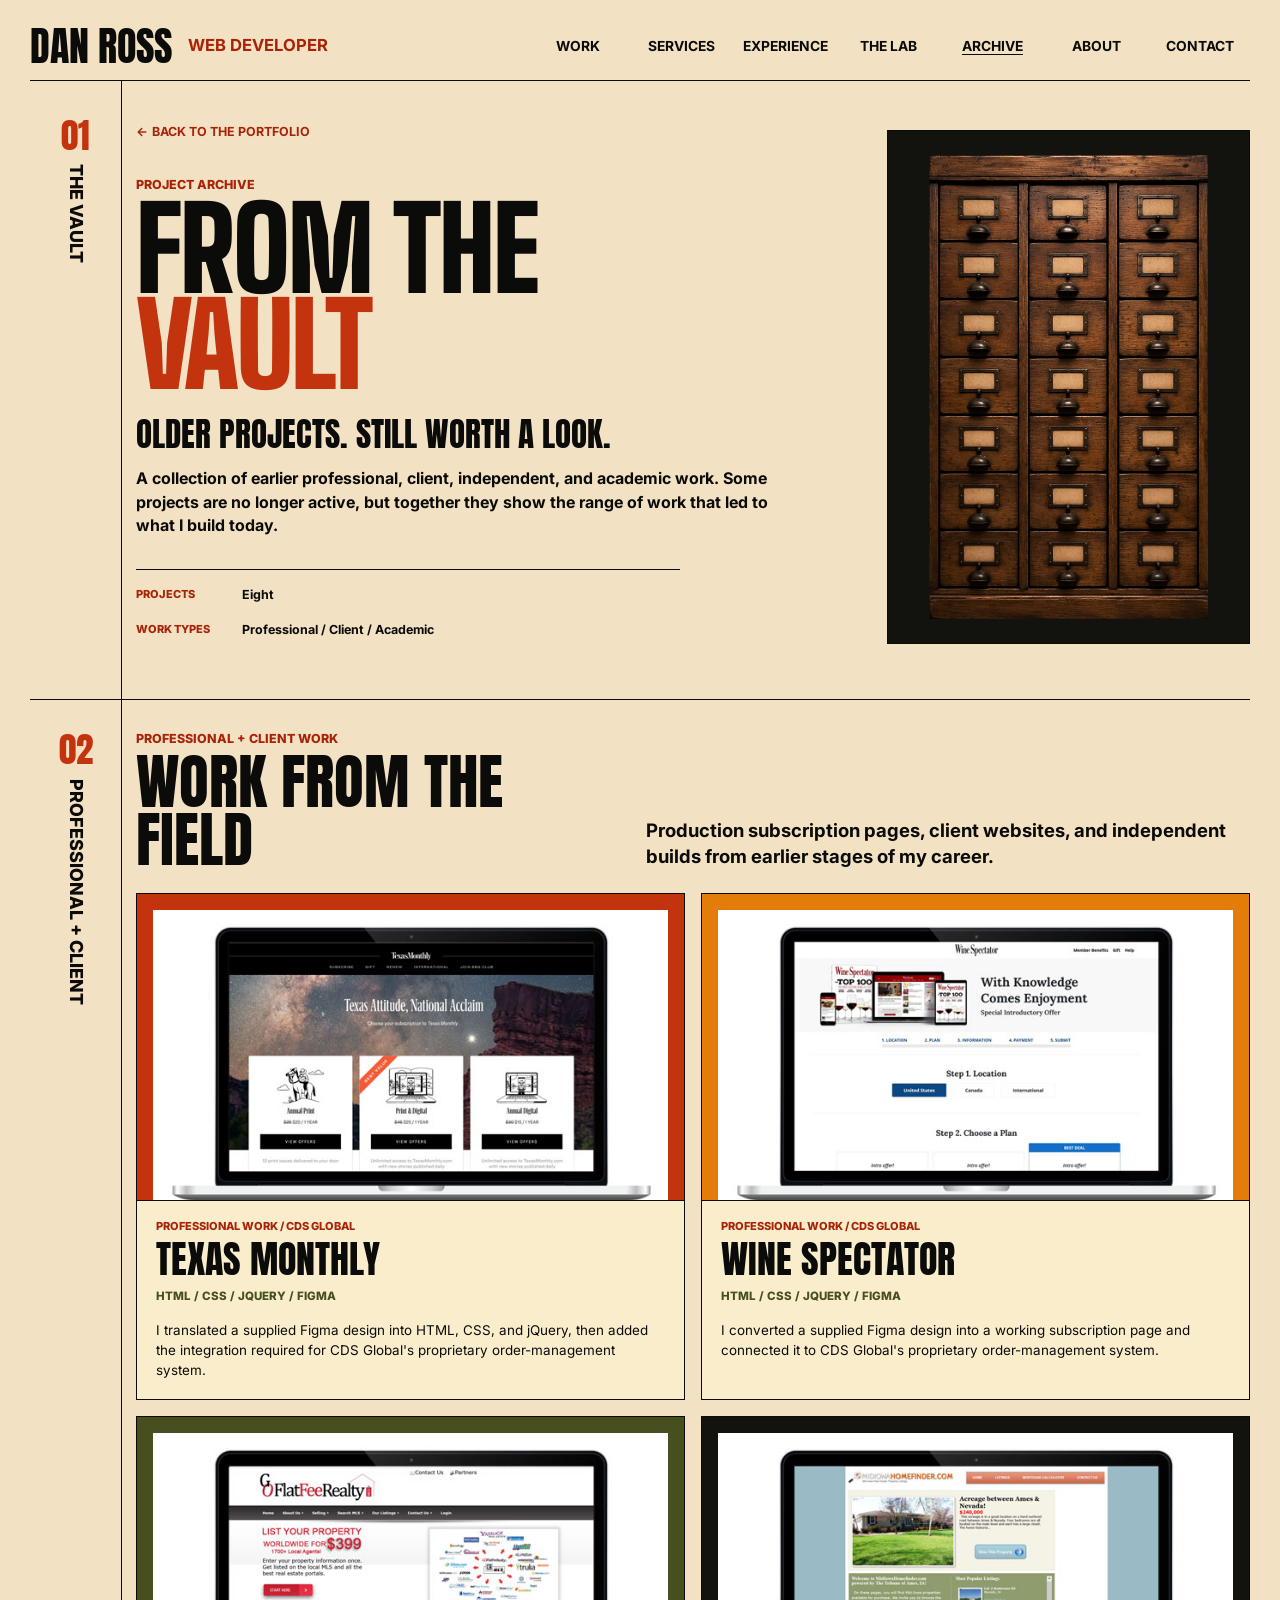
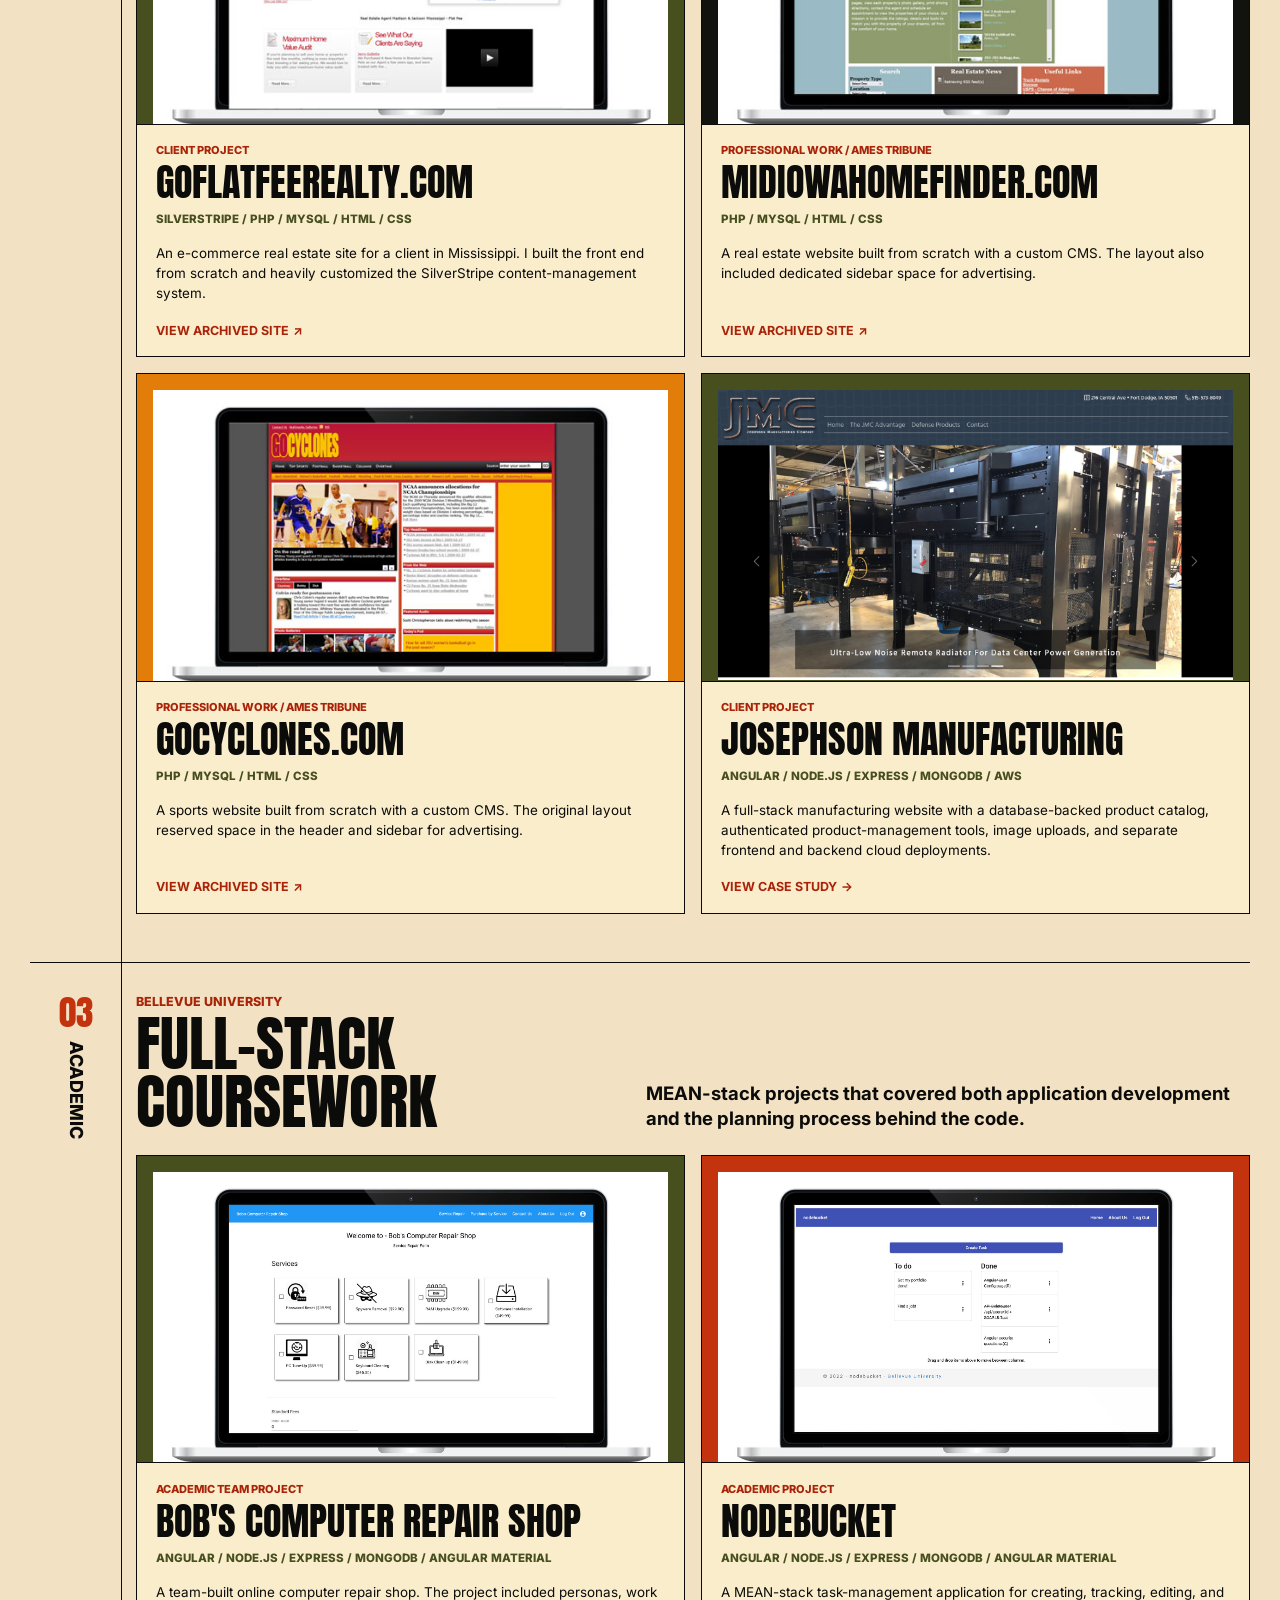
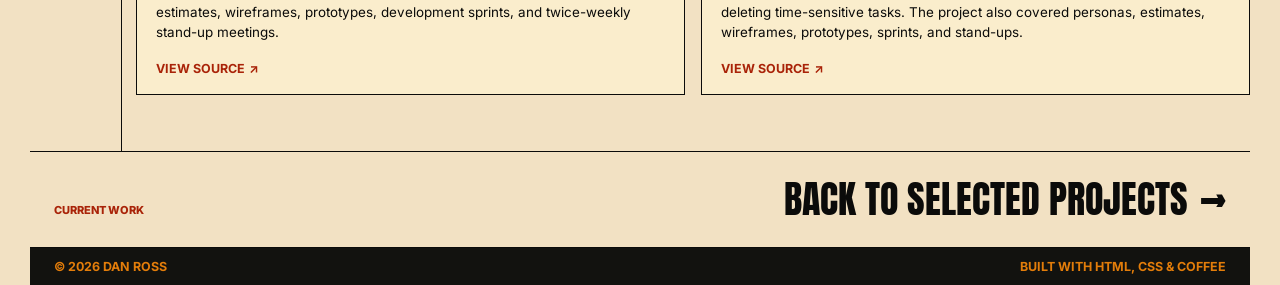
<file: vault.html>
<!doctype html>
<html lang="en">
  <head>
    <meta charset="UTF-8" />
    <meta name="viewport" content="width=device-width, initial-scale=1.0" />
    <meta
      name="description"
      content="Browse earlier professional, client, independent, and academic web development projects by Dan Ross."
    />

    <title>Web Development Project Archive | Dan Ross</title>
    <link rel="canonical" href="https://dan-ross.dev/vault.html" />
    <meta property="og:type" content="article" />
    <meta property="og:title" content="Web Development Project Archive | Dan Ross" />
    <meta property="og:description" content="Browse earlier professional, client, independent, and academic web development projects by Dan Ross." />
    <meta property="og:url" content="https://dan-ross.dev/vault.html" />
    <meta property="og:image" content="https://dan-ross.dev/assets/images/dan-portfolio.png" />
    <meta name="twitter:card" content="summary_large_image" />

    <link rel="preconnect" href="https://fonts.googleapis.com" />
    <link rel="preconnect" href="https://fonts.gstatic.com" crossorigin />
    <link
      href="https://fonts.googleapis.com/css2?family=Anton&family=Big+Shoulders+Display:wght@900&family=Inter:wght@400;700;800&display=swap"
      rel="stylesheet"
    />

    <link rel="stylesheet" href="css/reset.css" />
    <link rel="stylesheet" href="css/base.css" />
    <link rel="stylesheet" href="css/layout.css" />
    <link rel="stylesheet" href="css/components.css" />
    <link rel="stylesheet" href="css/theme.css" />
    <link rel="stylesheet" href="css/vault.css" />

    <script src="js/main.js" defer></script>
  </head>

  <body id="top" class="vault-page">
    <a class="skip-link" href="#main-content">Skip to main content</a>

    <header class="site-header">
      <a class="site-name" href="index.html">Dan Ross</a>
      <p class="site-role">Web Developer</p>

      <button
        class="nav-toggle"
        type="button"
        aria-expanded="false"
        aria-controls="primary-navigation"
        aria-label="Open navigation"
      >
        <span class="nav-toggle-line" aria-hidden="true"></span>
        <span class="nav-toggle-line" aria-hidden="true"></span>
        <span class="nav-toggle-line" aria-hidden="true"></span>
      </button>

      <nav id="primary-navigation" aria-label="Primary navigation">
        <ul class="nav-list">
          <li><a href="index.html#work">Work</a></li>
          <li><a href="services.html">Services</a></li>
          <li><a href="experience.html">Experience</a></li>
          <li><a href="index.html#lab">The Lab</a></li>
          <li><a href="vault.html" aria-current="page">Archive</a></li>
          <li><a href="about.html">About</a></li>
          <li><a href="index.html#contact">Contact</a></li>
        </ul>
      </nav>
    </header>

    <main id="main-content">
      <section class="vault-page-hero" aria-labelledby="vault-heading">
        <div class="section-marker" aria-hidden="true">
          <span class="section-marker-number">01</span>
          <span class="section-marker-label">The Vault</span>
        </div>

        <div class="vault-page-hero-content">
          <div class="vault-page-hero-copy">
            <a
              class="action-link vault-page-back-link"
              href="index.html#archive"
            >
              <span aria-hidden="true">←</span>
              Back to the portfolio
            </a>

            <p class="vault-page-eyebrow">Project Archive</p>

            <h1 id="vault-heading">
              <span>From the</span>
              <span>Vault</span>
            </h1>

            <p class="vault-page-intro">Older projects. Still worth a look.</p>

            <p class="vault-page-summary">
              A collection of earlier professional, client, independent, and
              academic work. Some projects are no longer active, but together
              they show the range of work that led to what I build today.
            </p>

            <dl class="vault-page-meta">
              <div>
                <dt>Projects</dt>
                <dd>Eight</dd>
              </div>
              <div>
                <dt>Work types</dt>
                <dd>Professional / Client / Academic</dd>
              </div>
            </dl>
          </div>

          <div class="vault-page-hero-visual" aria-hidden="true">
            <img
              src="assets/images/card-catalog.webp"
              alt=""
              width="971"
              height="1619"
            />
          </div>
        </div>
      </section>

      <section
        class="vault-collection"
        aria-labelledby="professional-projects-heading"
      >
        <div class="section-marker" aria-hidden="true">
          <span class="section-marker-number">02</span>
          <span class="section-marker-label">Professional + Client</span>
        </div>

        <div class="vault-collection-content">
          <div class="vault-collection-heading">
            <div>
              <p class="vault-page-eyebrow">Professional + Client Work</p>
              <h2 id="professional-projects-heading">Work from the field</h2>
            </div>

            <p>
              Production subscription pages, client websites, and independent
              builds from earlier stages of my career.
            </p>
          </div>

          <div class="vault-project-grid">
            <article class="vault-project">
              <figure class="vault-project-media vault-project-media--red">
                <img
                  src="assets/images/vault/texas-monthly.jpg"
                  alt="Texas Monthly subscription page"
                  loading="lazy"
                />
              </figure>

              <div class="vault-project-body">
                <p class="vault-project-type">Professional Work / CDS Global</p>
                <h3>Texas Monthly</h3>
                <p class="vault-project-stack">HTML / CSS / jQuery / Figma</p>
                <p class="vault-project-description">
                  I translated a supplied Figma design into HTML, CSS, and
                  jQuery, then added the integration required for CDS Global's
                  proprietary order-management system.
                </p>
              </div>
            </article>

            <article class="vault-project">
              <figure class="vault-project-media vault-project-media--orange">
                <img
                  src="assets/images/vault/wine-spectator.jpg"
                  alt="Wine Spectator subscription page"
                  loading="lazy"
                />
              </figure>

              <div class="vault-project-body">
                <p class="vault-project-type">Professional Work / CDS Global</p>
                <h3>Wine Spectator</h3>
                <p class="vault-project-stack">HTML / CSS / jQuery / Figma</p>
                <p class="vault-project-description">
                  I converted a supplied Figma design into a working
                  subscription page and connected it to CDS Global's proprietary
                  order-management system.
                </p>
              </div>
            </article>

            <article class="vault-project">
              <figure class="vault-project-media vault-project-media--olive">
                <img
                  src="assets/images/vault/go-flat-fee-realty.jpg"
                  alt="GoFlatFeeRealty real estate website"
                  loading="lazy"
                />
              </figure>

              <div class="vault-project-body">
                <p class="vault-project-type">Client Project</p>
                <h3>GoFlatFeeRealty.com</h3>
                <p class="vault-project-stack">
                  SilverStripe / PHP / MySQL / HTML / CSS
                </p>
                <p class="vault-project-description">
                  An e-commerce real estate site for a client in Mississippi. I
                  built the front end from scratch and heavily customized the
                  SilverStripe content-management system.
                </p>
                <a
                  class="action-link vault-project-link"
                  href="https://web.archive.org/web/20190101071726/http://www.hrm.goflatfeerealty.com/"
                  target="_blank"
                  rel="noreferrer"
                >
                  View archived site
                  <span aria-hidden="true">↗</span>
                </a>
              </div>
            </article>

            <article class="vault-project">
              <figure class="vault-project-media vault-project-media--dark">
                <img
                  src="assets/images/vault/mid-iowa-home-finder.jpg"
                  alt="MidIowaHomeFinder real estate website"
                  loading="lazy"
                />
              </figure>

              <div class="vault-project-body">
                <p class="vault-project-type">
                  Professional Work / Ames Tribune
                </p>
                <h3>MidIowaHomeFinder.com</h3>
                <p class="vault-project-stack">PHP / MySQL / HTML / CSS</p>
                <p class="vault-project-description">
                  A real estate website built from scratch with a custom CMS.
                  The layout also included dedicated sidebar space for
                  advertising.
                </p>
                <a
                  class="action-link vault-project-link"
                  href="https://web.archive.org/web/20100517072035/http://midiowahomefinder.com/"
                  target="_blank"
                  rel="noreferrer"
                >
                  View archived site
                  <span aria-hidden="true">↗</span>
                </a>
              </div>
            </article>

            <article class="vault-project">
              <figure class="vault-project-media vault-project-media--orange">
                <img
                  src="assets/images/vault/go-cyclones.jpg"
                  alt="goCyclones sports website"
                  loading="lazy"
                />
              </figure>

              <div class="vault-project-body">
                <p class="vault-project-type">
                  Professional Work / Ames Tribune
                </p>
                <h3>goCyclones.com</h3>
                <p class="vault-project-stack">PHP / MySQL / HTML / CSS</p>
                <p class="vault-project-description">
                  A sports website built from scratch with a custom CMS. The
                  original layout reserved space in the header and sidebar for
                  advertising.
                </p>
                <a
                  class="action-link vault-project-link"
                  href="https://web.archive.org/web/20090228065541/http://www.gocyclones.com/"
                  target="_blank"
                  rel="noreferrer"
                >
                  View archived site
                  <span aria-hidden="true">↗</span>
                </a>
              </div>
            </article>

            <article class="vault-project">
              <figure class="vault-project-media vault-project-media--olive">
                <img
                  src="assets/images/jmc.png"
                  alt="Josephson Manufacturing website"
                  loading="lazy"
                />
              </figure>

              <div class="vault-project-body">
                <p class="vault-project-type">Client Project</p>
                <h3>Josephson Manufacturing</h3>
                <p class="vault-project-stack">
                  Angular / Node.js / Express / MongoDB / AWS
                </p>
                <p class="vault-project-description">
                  A full-stack manufacturing website with a database-backed
                  product catalog, authenticated product-management tools, image
                  uploads, and separate frontend and backend cloud deployments.
                </p>
                <a
                  class="action-link vault-project-link"
                  href="projects/josephson-manufacturing.html"
                >
                  View case study
                  <span aria-hidden="true">→</span>
                </a>
              </div>
            </article>
          </div>
        </div>
      </section>

      <section
        class="vault-collection vault-collection--academic"
        aria-labelledby="academic-projects-heading"
      >
        <div class="section-marker" aria-hidden="true">
          <span class="section-marker-number">03</span>
          <span class="section-marker-label">Academic</span>
        </div>

        <div class="vault-collection-content">
          <div class="vault-collection-heading">
            <div>
              <p class="vault-page-eyebrow">Bellevue University</p>
              <h2 id="academic-projects-heading">Full-stack coursework</h2>
            </div>

            <p>
              MEAN-stack projects that covered both application development and
              the planning process behind the code.
            </p>
          </div>

          <div class="vault-project-grid">
            <article class="vault-project">
              <figure class="vault-project-media vault-project-media--olive">
                <img
                  src="assets/images/vault/bcrs.jpg"
                  alt="Bob's Computer Repair Shop application"
                  loading="lazy"
                />
              </figure>

              <div class="vault-project-body">
                <p class="vault-project-type">Academic Team Project</p>
                <h3>Bob's Computer Repair Shop</h3>
                <p class="vault-project-stack">
                  Angular / Node.js / Express / MongoDB / Angular Material
                </p>
                <p class="vault-project-description">
                  A team-built online computer repair shop. The project included
                  personas, work estimates, wireframes, prototypes, development
                  sprints, and twice-weekly stand-up meetings.
                </p>
                <a
                  class="action-link vault-project-link"
                  href="https://github.com/dross73/bcrs-dr"
                  target="_blank"
                  rel="noreferrer"
                >
                  View source
                  <span aria-hidden="true">↗</span>
                </a>
              </div>
            </article>

            <article class="vault-project">
              <figure class="vault-project-media vault-project-media--red">
                <img
                  src="assets/images/vault/nodebucket.jpg"
                  alt="Nodebucket task-management application"
                  loading="lazy"
                />
              </figure>

              <div class="vault-project-body">
                <p class="vault-project-type">Academic Project</p>
                <h3>Nodebucket</h3>
                <p class="vault-project-stack">
                  Angular / Node.js / Express / MongoDB / Angular Material
                </p>
                <p class="vault-project-description">
                  A MEAN-stack task-management application for creating,
                  tracking, editing, and deleting time-sensitive tasks. The
                  project also covered personas, estimates, wireframes,
                  prototypes, sprints, and stand-ups.
                </p>
                <a
                  class="action-link vault-project-link"
                  href="https://github.com/dross73/nodebucket"
                  target="_blank"
                  rel="noreferrer"
                >
                  View source
                  <span aria-hidden="true">↗</span>
                </a>
              </div>
            </article>
          </div>
        </div>
      </section>

      <div class="vault-page-next">
        <p>Current work</p>
        <a href="index.html#work">
          Back to selected projects
          <span aria-hidden="true">→</span>
        </a>
      </div>
    </main>

    <footer class="site-footer">
      <p>&copy; 2026 Dan Ross</p>
      <p>Built with HTML, CSS &amp; Coffee</p>
    </footer>

    <a class="back-to-top" href="#top" aria-label="Back to top">
      <span aria-hidden="true">↑</span>
    </a>

    <!-- htmlhint-disable attr-value-double-quotes -->
    <!-- Cloudflare Web Analytics -->
    <script
      type="module"
      src="https://static.cloudflareinsights.com/beacon.min.js"
      data-cf-beacon='{"token":"810c27ea24e74a5a8861d5052f84c1c4"}'
    ></script>
    <!-- End Cloudflare Web Analytics -->
    <!-- htmlhint-enable -->
  </body>
</html>
</file>
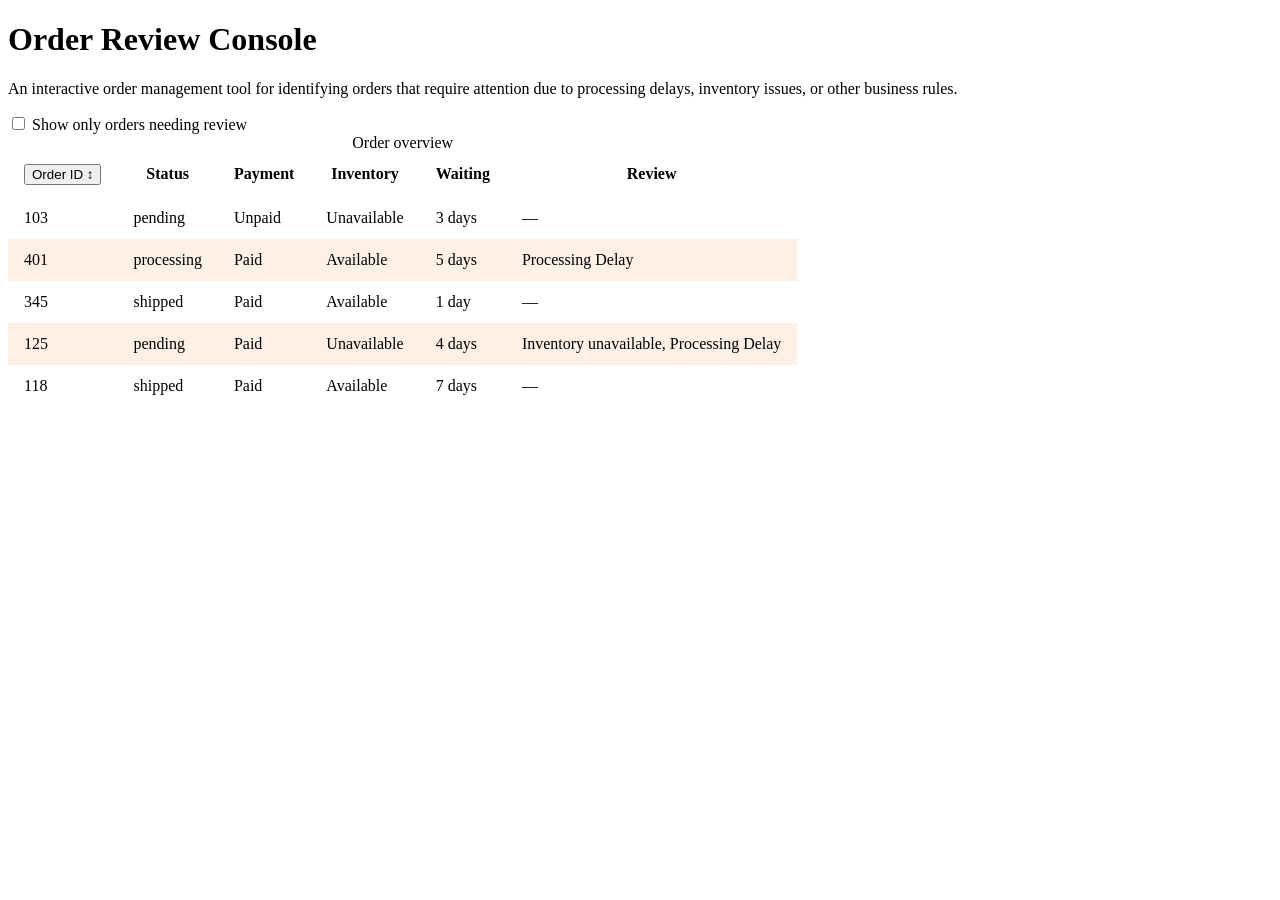
<file: lab/order-review.html>
<!doctype html>
<html lang="en">
  <head>
    <meta charset="UTF-8" />
    <meta name="viewport" content="width=device-width, initial-scale=1.0" />
    <title>Order Review Console | Dan Ross</title>
    <link rel="stylesheet" href="../css/lab/order-review.css" />
  </head>
  <body>
    <main>
      <h1>Order Review Console</h1>
      <p>
        An interactive order management tool for identifying orders that require
        attention due to processing delays, inventory issues, or other business
        rules.
      </p>
      <label for="review-only"
        ><input type="checkbox" id="review-only" /> Show only orders needing
        review
      </label>
      <table>
        <caption>
          Order overview
        </caption>
        <thead>
          <tr>
            <th scope="col" aria-sort="none"><button type="button" id="sort-order-id">Order ID <span aria-hidden="true" id="sort-order-id-indicator">↕</span></button></th>
            <th scope="col">Status</th>
            <th scope="col">Payment</th>
            <th scope="col">Inventory</th>
            <th scope="col">Waiting</th>
            <th scope="col">Review</th>
          </tr>
        </thead>
        <tbody></tbody>
      </table>
    </main>
    <script src="../js/lab/order-review.js"></script>
  </body>
</html>
</file>
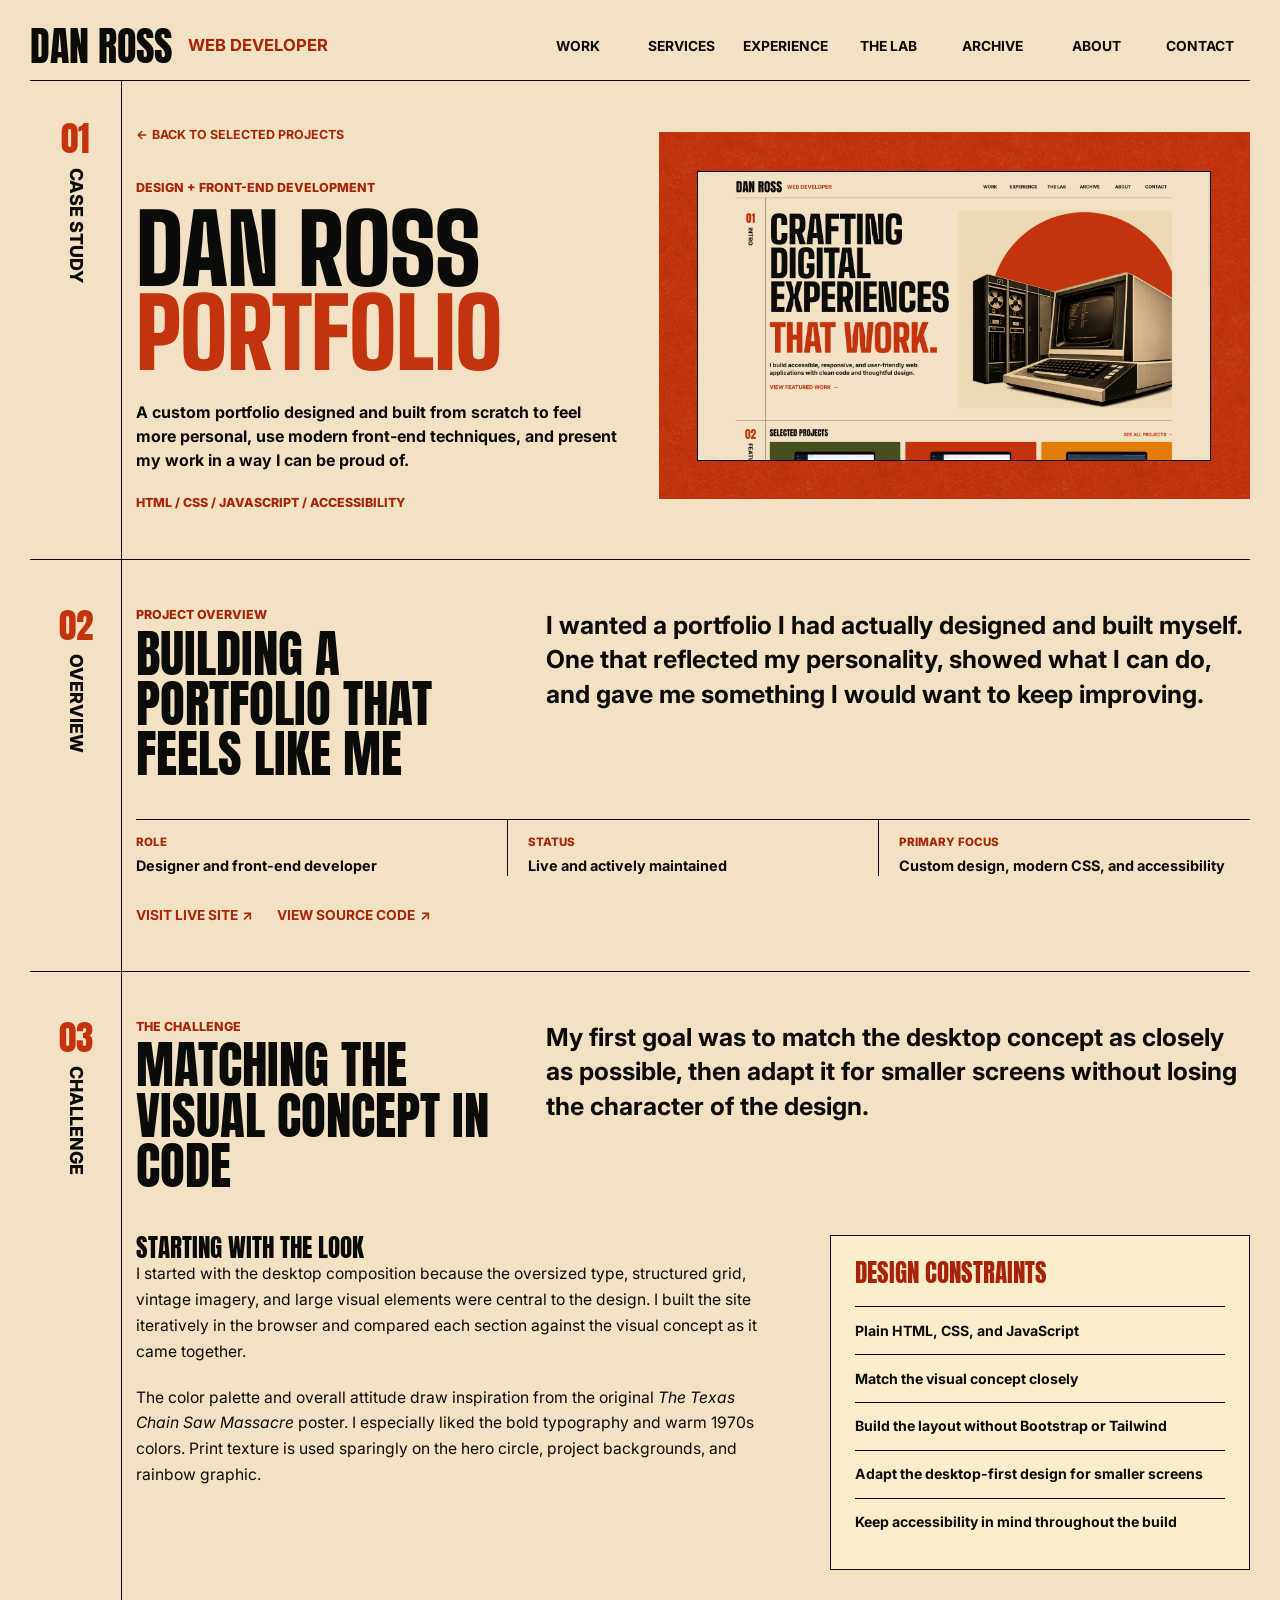
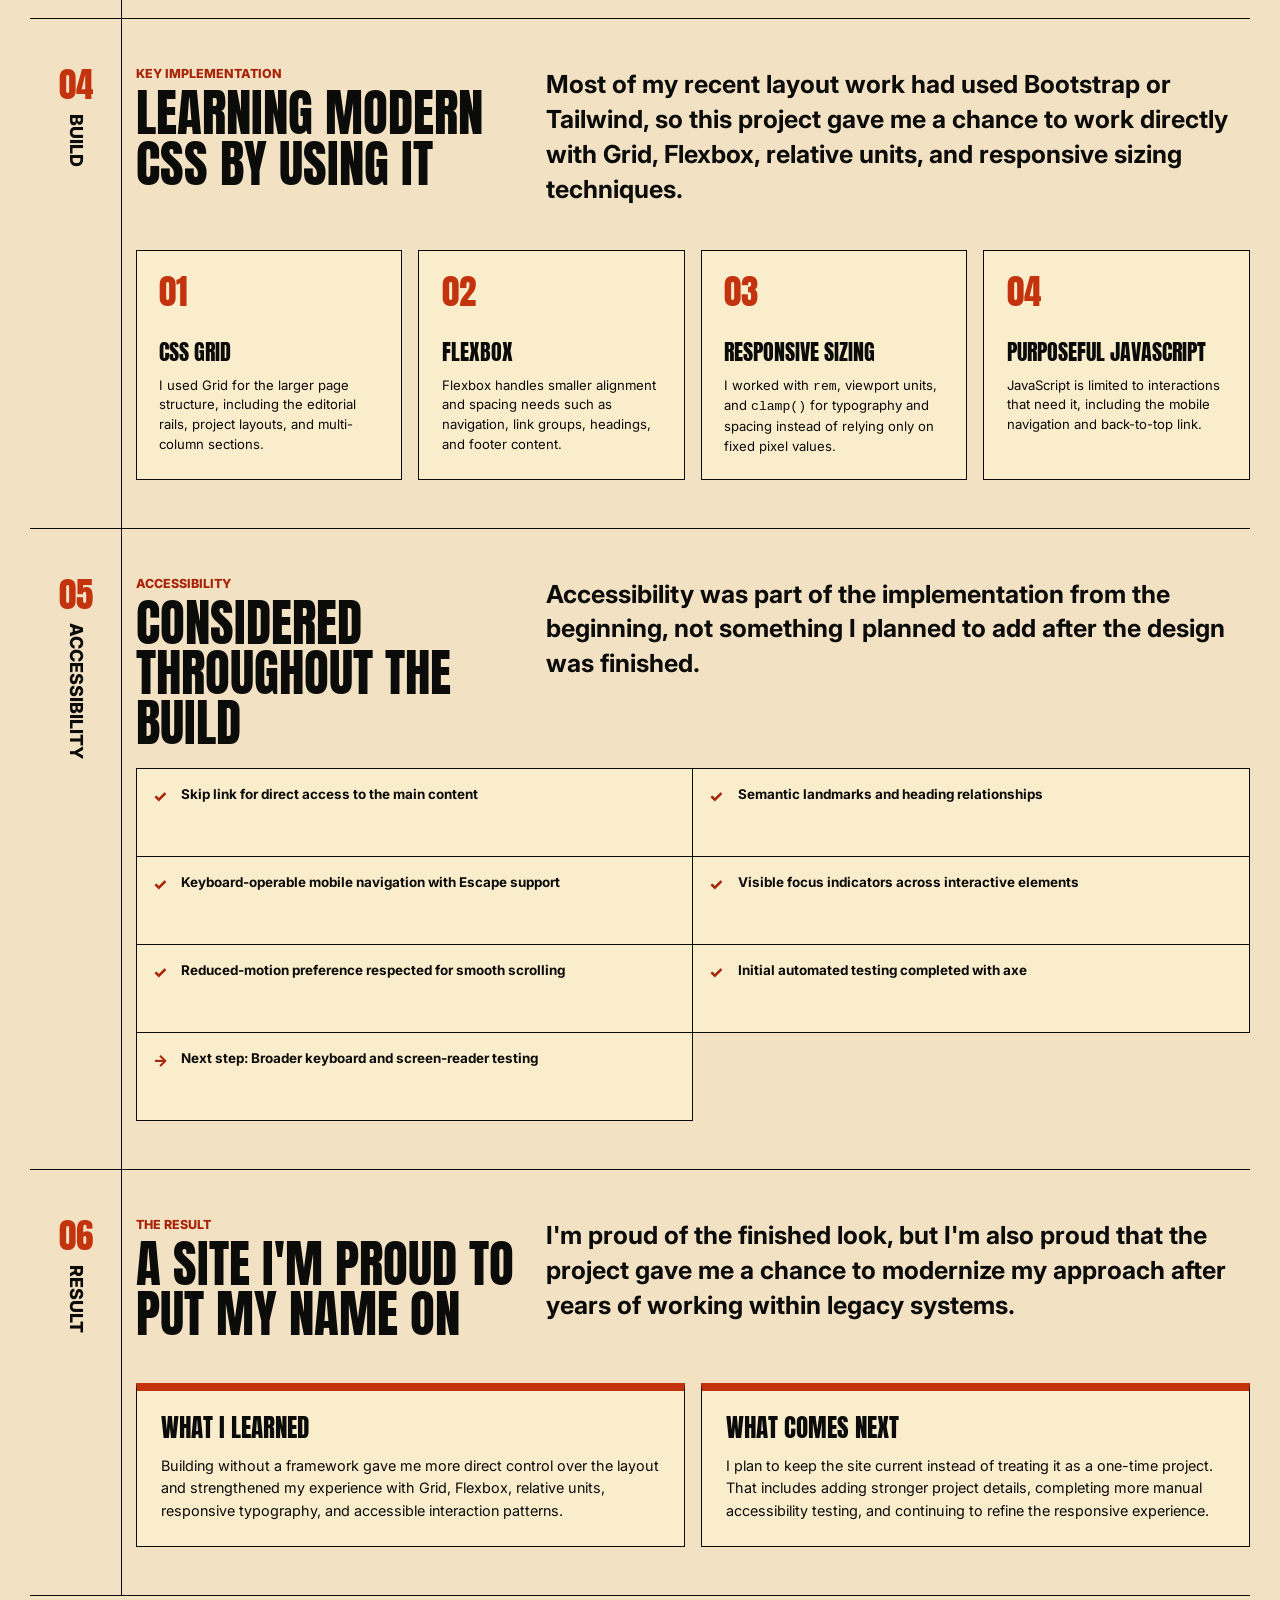
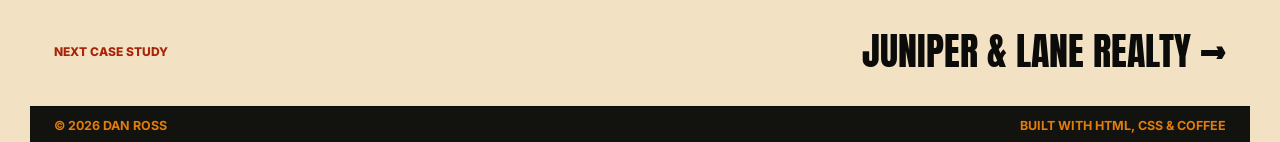
<file: projects/dan-ross-portfolio.html>
<!doctype html>
<html lang="en">
  <head>
    <meta charset="UTF-8" />
    <meta name="viewport" content="width=device-width, initial-scale=1.0" />
    <meta
      name="description"
      content="Case study of Dan Ross's custom developer portfolio, designed and built from scratch with HTML, CSS, JavaScript, responsive layouts, and accessibility in mind."
    />

    <title>Custom Web Developer Portfolio Case Study | Dan Ross</title>
    <link
      rel="canonical"
      href="https://dan-ross.dev/projects/dan-ross-portfolio.html"
    />
    <meta property="og:type" content="article" />
    <meta property="og:title" content="Custom Web Developer Portfolio Case Study | Dan Ross" />
    <meta property="og:description" content="Case study of Dan Ross's custom developer portfolio, designed and built from scratch with HTML, CSS, JavaScript, responsive layouts, and accessibility in mind." />
    <meta property="og:url" content="https://dan-ross.dev/projects/dan-ross-portfolio.html" />
    <meta property="og:image" content="https://dan-ross.dev/assets/images/dan-portfolio.png" />
    <meta name="twitter:card" content="summary_large_image" />

    <link rel="preconnect" href="https://fonts.googleapis.com" />
    <link rel="preconnect" href="https://fonts.gstatic.com" crossorigin />
    <link
      href="https://fonts.googleapis.com/css2?family=Anton&family=Big+Shoulders+Display:wght@900&family=Inter:wght@400;700;800&display=swap"
      rel="stylesheet"
    />
    <link rel="stylesheet" href="../css/reset.css" />
    <link rel="stylesheet" href="../css/base.css" />
    <link rel="stylesheet" href="../css/layout.css" />
    <link rel="stylesheet" href="../css/components.css" />
    <link rel="stylesheet" href="../css/theme.css" />
    <link rel="stylesheet" href="../css/case-study.css" />
    <script src="../js/main.js" defer></script>
  </head>

  <body id="top" class="case-study-page case-study-page--red">
    <a class="skip-link" href="#main-content">Skip to main content</a>

    <header class="site-header">
      <a class="site-name" href="../index.html">Dan Ross</a>
      <p class="site-role">Web Developer</p>

      <button
        class="nav-toggle"
        type="button"
        aria-expanded="false"
        aria-controls="primary-navigation"
        aria-label="Open navigation"
      >
        <span class="nav-toggle-line" aria-hidden="true"></span>
        <span class="nav-toggle-line" aria-hidden="true"></span>
        <span class="nav-toggle-line" aria-hidden="true"></span>
      </button>

      <nav id="primary-navigation" aria-label="Primary navigation">
        <ul class="nav-list">
          <li><a href="../index.html#work">Work</a></li>
          <li><a href="../services.html">Services</a></li>
          <li><a href="../experience.html">Experience</a></li>
          <li><a href="../index.html#lab">The Lab</a></li>
          <li><a href="../vault.html">Archive</a></li>
          <li><a href="../about.html">About</a></li>
          <li><a href="../index.html#contact">Contact</a></li>
        </ul>
      </nav>
    </header>

    <main id="main-content">
      <section class="case-study-hero" aria-labelledby="case-study-heading">
        <div class="section-marker" aria-hidden="true">
          <span class="section-marker-number">01</span>
          <span class="section-marker-label">Case Study</span>
        </div>

        <div class="case-study-hero-main">
          <div class="case-study-hero-copy">
            <a
              class="action-link case-study-back-link"
              href="../index.html#work"
            >
              <span aria-hidden="true">←</span>
              Back to selected projects
            </a>

            <p class="case-study-eyebrow">Design + Front-End Development</p>

            <h1 id="case-study-heading">
              <span>Dan Ross</span>
              <span class="case-study-heading-accent">Portfolio</span>
            </h1>

            <p class="case-study-summary">
              A custom portfolio designed and built from scratch to feel more
              personal, use modern front-end techniques, and present my work in
              a way I can be proud of.
            </p>

            <p class="case-study-stack">
              HTML / CSS / JavaScript / Accessibility
            </p>
          </div>

          <figure class="case-study-hero-visual">
            <img
              src="../assets/images/dan-portfolio.png"
              alt="Dan Ross portfolio homepage"
              width="1920"
              height="1080"
            />
          </figure>
        </div>
      </section>

      <section class="case-study-section" aria-labelledby="overview-heading">
        <div class="section-marker" aria-hidden="true">
          <span class="section-marker-number">02</span>
          <span class="section-marker-label">Overview</span>
        </div>

        <div class="case-study-section-content">
          <div class="case-study-heading-row">
            <div>
              <p class="case-study-kicker">Project Overview</p>
              <h2 class="case-study-section-title" id="overview-heading">
                Building a portfolio that feels like me
              </h2>
            </div>

            <p class="case-study-lead">
              I wanted a portfolio I had actually designed and built myself. One
              that reflected my personality, showed what I can do, and gave me
              something I would want to keep improving.
            </p>
          </div>

          <dl class="case-study-meta">
            <div>
              <dt>Role</dt>
              <dd>Designer and front-end developer</dd>
            </div>
            <div>
              <dt>Status</dt>
              <dd>Live and actively maintained</dd>
            </div>
            <div>
              <dt>Primary focus</dt>
              <dd>Custom design, modern CSS, and accessibility</dd>
            </div>
          </dl>

          <div class="case-study-links">
            <a
              class="action-link"
              href="https://dan-ross.dev"
              target="_blank"
              rel="noreferrer"
            >
              Visit live site
              <span aria-hidden="true">↗</span>
            </a>

            <a
              class="action-link"
              href="https://github.com/dross73/portfolio-2026"
              target="_blank"
              rel="noreferrer"
            >
              View source code
              <span aria-hidden="true">↗</span>
            </a>
          </div>
        </div>
      </section>

      <section class="case-study-section" aria-labelledby="challenge-heading">
        <div class="section-marker" aria-hidden="true">
          <span class="section-marker-number">03</span>
          <span class="section-marker-label">Challenge</span>
        </div>

        <div class="case-study-section-content">
          <div class="case-study-heading-row">
            <div>
              <p class="case-study-kicker">The Challenge</p>
              <h2 class="case-study-section-title" id="challenge-heading">
                Matching the visual concept in code
              </h2>
            </div>

            <p class="case-study-lead">
              My first goal was to match the desktop concept as closely as
              possible, then adapt it for smaller screens without losing the
              character of the design.
            </p>
          </div>

          <div class="case-study-body-grid">
            <div class="case-study-copy">
              <h3>Starting with the look</h3>
              <p>
                I started with the desktop composition because the oversized
                type, structured grid, vintage imagery, and large visual
                elements were central to the design. I built the site
                iteratively in the browser and compared each section against the
                visual concept as it came together.
              </p>
              <p>
                The color palette and overall attitude draw inspiration from the
                original <cite>The Texas Chain Saw Massacre</cite> poster. I
                especially liked the bold typography and warm 1970s colors.
                Print texture is used sparingly on the hero circle, project
                backgrounds, and rainbow graphic.
              </p>
            </div>

            <aside class="case-study-panel">
              <h3>Design constraints</h3>
              <ul class="case-study-list">
                <li>Plain HTML, CSS, and JavaScript</li>
                <li>Match the visual concept closely</li>
                <li>Build the layout without Bootstrap or Tailwind</li>
                <li>Adapt the desktop-first design for smaller screens</li>
                <li>Keep accessibility in mind throughout the build</li>
              </ul>
            </aside>
          </div>
        </div>
      </section>

      <section class="case-study-section" aria-labelledby="build-heading">
        <div class="section-marker" aria-hidden="true">
          <span class="section-marker-number">04</span>
          <span class="section-marker-label">Build</span>
        </div>

        <div class="case-study-section-content">
          <div class="case-study-heading-row">
            <div>
              <p class="case-study-kicker">Key Implementation</p>
              <h2 class="case-study-section-title" id="build-heading">
                Learning modern CSS by using it
              </h2>
            </div>

            <p class="case-study-lead">
              Most of my recent layout work had used Bootstrap or Tailwind, so
              this project gave me a chance to work directly with Grid, Flexbox,
              relative units, and responsive sizing techniques.
            </p>
          </div>

          <div class="case-study-feature-grid case-study-feature-grid--four">
            <article class="case-study-feature">
              <span class="case-study-feature-number">01</span>
              <h3>CSS Grid</h3>
              <p>
                I used Grid for the larger page structure, including the
                editorial rails, project layouts, and multi-column sections.
              </p>
            </article>

            <article class="case-study-feature">
              <span class="case-study-feature-number">02</span>
              <h3>Flexbox</h3>
              <p>
                Flexbox handles smaller alignment and spacing needs such as
                navigation, link groups, headings, and footer content.
              </p>
            </article>

            <article class="case-study-feature">
              <span class="case-study-feature-number">03</span>
              <h3>Responsive sizing</h3>
              <p>
                I worked with <code>rem</code>, viewport units, and
                <code>clamp()</code> for typography and spacing instead of
                relying only on fixed pixel values.
              </p>
            </article>

            <article class="case-study-feature">
              <span class="case-study-feature-number">04</span>
              <h3>Purposeful JavaScript</h3>
              <p>
                JavaScript is limited to interactions that need it, including
                the mobile navigation and back-to-top link.
              </p>
            </article>
          </div>
        </div>
      </section>

      <section
        class="case-study-section"
        aria-labelledby="accessibility-heading"
      >
        <div class="section-marker" aria-hidden="true">
          <span class="section-marker-number">05</span>
          <span class="section-marker-label">Accessibility</span>
        </div>

        <div class="case-study-section-content">
          <div class="case-study-heading-row">
            <div>
              <p class="case-study-kicker">Accessibility</p>
              <h2 class="case-study-section-title" id="accessibility-heading">
                Considered throughout the build
              </h2>
            </div>

            <p class="case-study-lead">
              Accessibility was part of the implementation from the beginning,
              not something I planned to add after the design was finished.
            </p>
          </div>

          <ul class="case-study-checks">
            <li>Skip link for direct access to the main content</li>
            <li>Semantic landmarks and heading relationships</li>
            <li>Keyboard-operable mobile navigation with Escape support</li>
            <li>Visible focus indicators across interactive elements</li>
            <li>Reduced-motion preference respected for smooth scrolling</li>
            <li>Initial automated testing completed with axe</li>
            <li class="case-study-checks-next">
              Next step: Broader keyboard and screen-reader testing
            </li>
          </ul>
        </div>
      </section>

      <section class="case-study-section" aria-labelledby="status-heading">
        <div class="section-marker" aria-hidden="true">
          <span class="section-marker-number">06</span>
          <span class="section-marker-label">Result</span>
        </div>

        <div class="case-study-section-content">
          <div class="case-study-heading-row">
            <div>
              <p class="case-study-kicker">The Result</p>
              <h2 class="case-study-section-title" id="status-heading">
                A site I'm proud to put my name on
              </h2>
            </div>

            <p class="case-study-lead">
              I'm proud of the finished look, but I'm also proud that the
              project gave me a chance to modernize my approach after years of
              working within legacy systems.
            </p>
          </div>

          <div class="case-study-status-grid">
            <article class="case-study-status-card">
              <h3>What I learned</h3>
              <p>
                Building without a framework gave me more direct control over
                the layout and strengthened my experience with Grid, Flexbox,
                relative units, responsive typography, and accessible
                interaction patterns.
              </p>
            </article>

            <article class="case-study-status-card">
              <h3>What comes next</h3>
              <p>
                I plan to keep the site current instead of treating it as a
                one-time project. That includes adding stronger project details,
                completing more manual accessibility testing, and continuing to
                refine the responsive experience.
              </p>
            </article>
          </div>
        </div>
      </section>

      <div class="case-study-next">
        <p>Next case study</p>
        <a href="real-estate-admin.html">
          Juniper &amp; Lane Realty
          <span aria-hidden="true">→</span>
        </a>
      </div>
    </main>

    <footer class="site-footer">
      <p>&copy; 2026 Dan Ross</p>
      <p>Built with HTML, CSS &amp; Coffee</p>
    </footer>

    <a class="back-to-top" href="#top" aria-label="Back to top">
      <span aria-hidden="true">↑</span>
    </a>

    <!-- htmlhint-disable attr-value-double-quotes -->
    <!-- Cloudflare Web Analytics -->
    <script
      type="module"
      src="https://static.cloudflareinsights.com/beacon.min.js"
      data-cf-beacon='{"token":"810c27ea24e74a5a8861d5052f84c1c4"}'
    ></script>
    <!-- End Cloudflare Web Analytics -->
    <!-- htmlhint-enable -->
  </body>
</html>
</file>
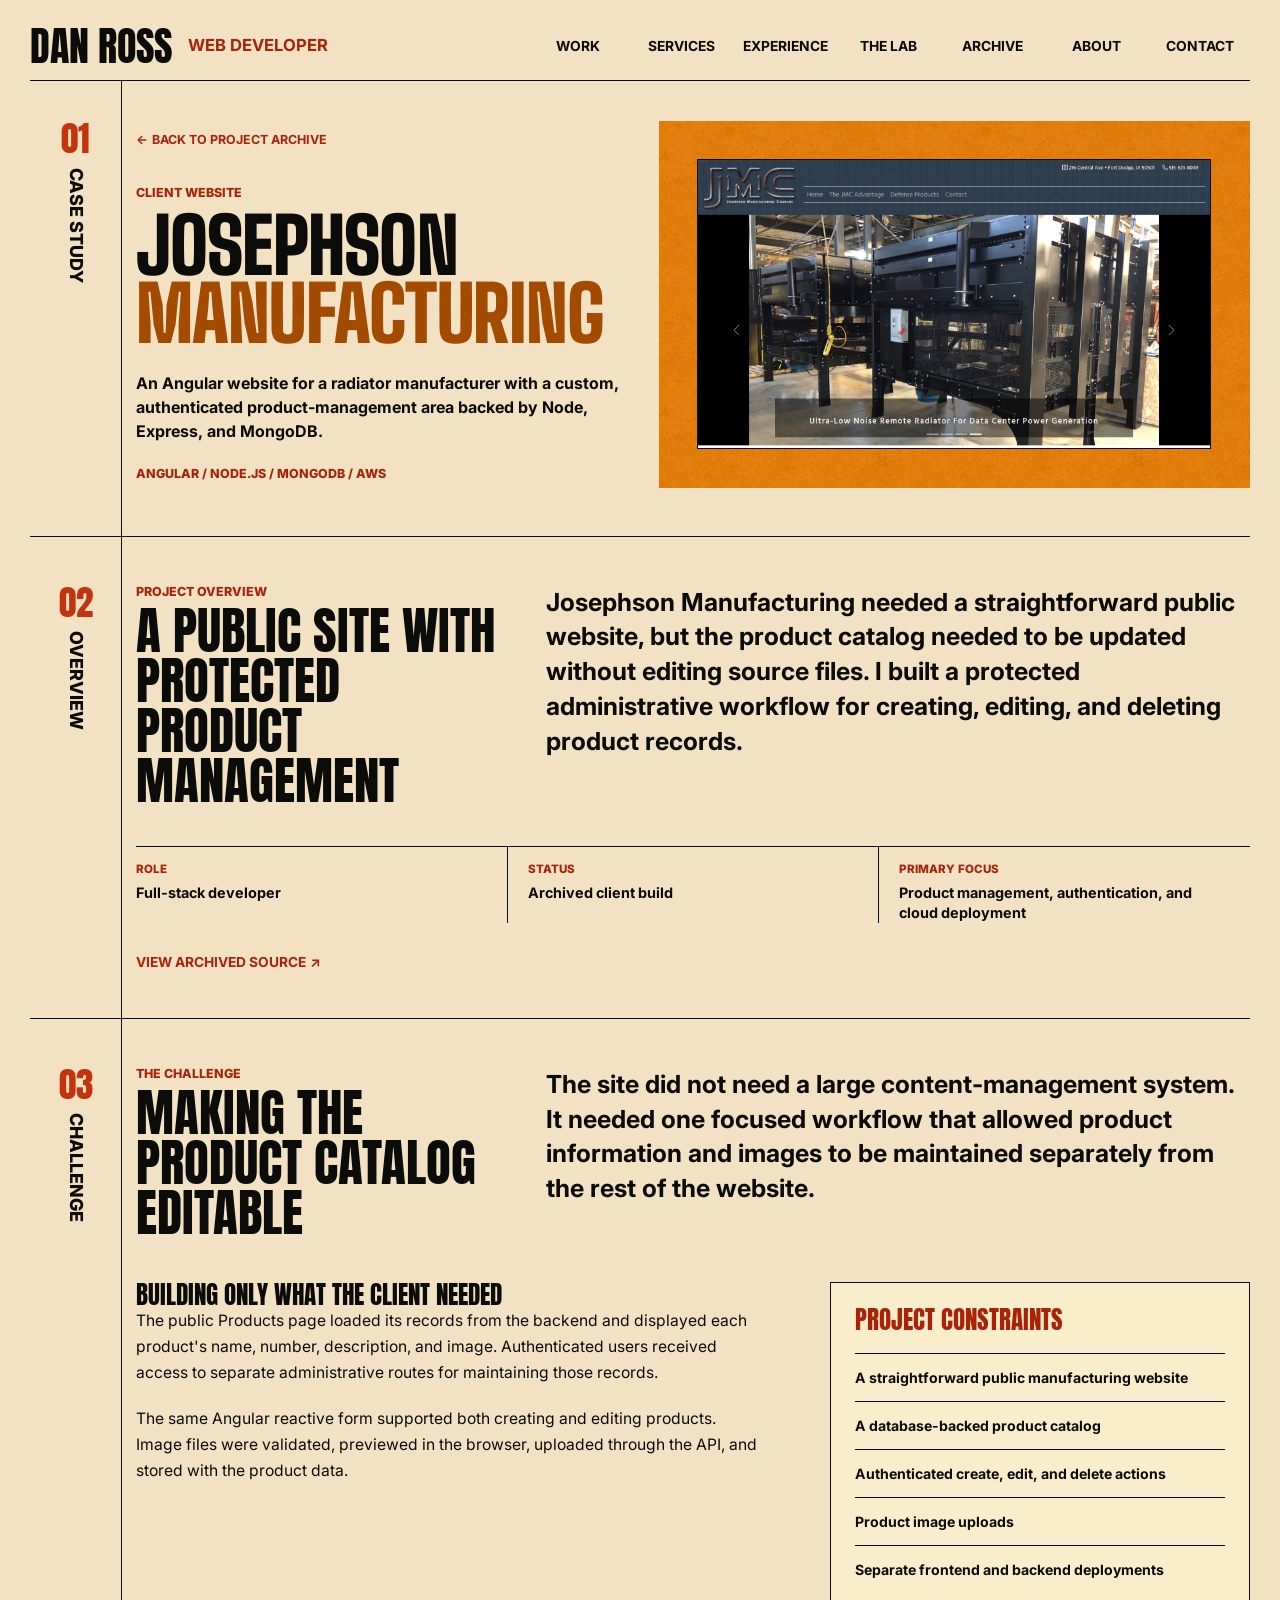
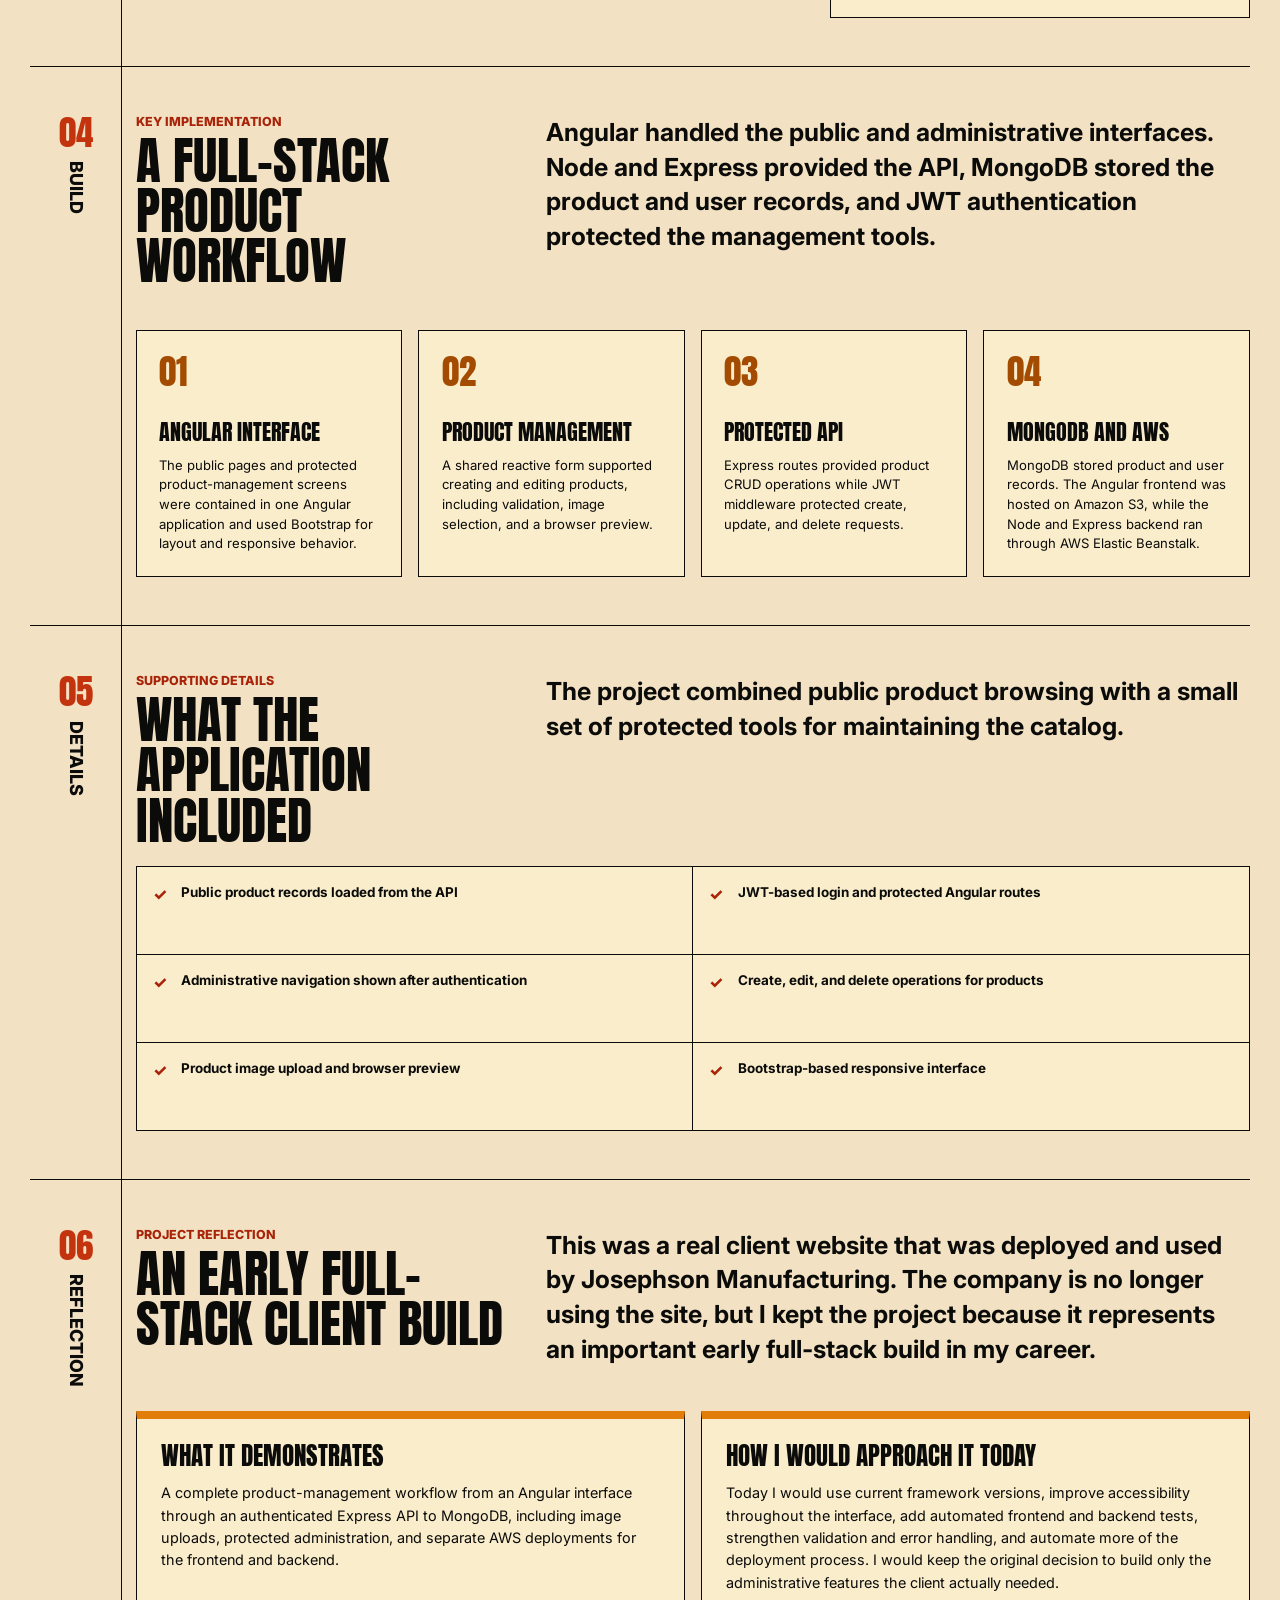
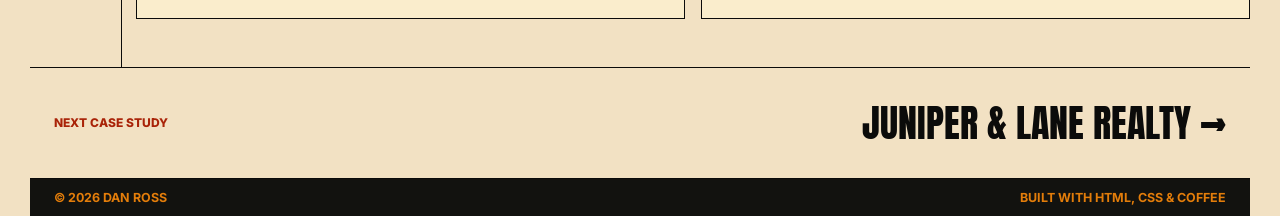
<file: projects/josephson-manufacturing.html>
<!doctype html>
<html lang="en">
  <head>
    <meta charset="UTF-8" />
    <meta name="viewport" content="width=device-width, initial-scale=1.0" />
    <meta
      name="description"
      content="Case study of an Angular manufacturing website built by Dan Ross with Node.js, Express, MongoDB, authentication, product management, and AWS deployment."
    />

    <title>Angular Manufacturing Website Case Study | Dan Ross</title>
    <link
      rel="canonical"
      href="https://dan-ross.dev/projects/josephson-manufacturing.html"
    />
    <meta property="og:type" content="article" />
    <meta property="og:title" content="Angular Manufacturing Website Case Study | Dan Ross" />
    <meta property="og:description" content="Case study of an Angular manufacturing website built by Dan Ross with Node.js, Express, MongoDB, authentication, product management, and AWS deployment." />
    <meta property="og:url" content="https://dan-ross.dev/projects/josephson-manufacturing.html" />
    <meta property="og:image" content="https://dan-ross.dev/assets/images/dan-portfolio.png" />
    <meta name="twitter:card" content="summary_large_image" />

    <link rel="preconnect" href="https://fonts.googleapis.com" />
    <link rel="preconnect" href="https://fonts.gstatic.com" crossorigin />
    <link
      href="https://fonts.googleapis.com/css2?family=Anton&family=Big+Shoulders+Display:wght@900&family=Inter:wght@400;700;800&display=swap"
      rel="stylesheet"
    />
    <link rel="stylesheet" href="../css/reset.css" />
    <link rel="stylesheet" href="../css/base.css" />
    <link rel="stylesheet" href="../css/layout.css" />
    <link rel="stylesheet" href="../css/components.css" />
    <link rel="stylesheet" href="../css/theme.css" />
    <link rel="stylesheet" href="../css/case-study.css" />
    <script src="../js/main.js" defer></script>
  </head>

  <body id="top" class="case-study-page case-study-page--orange">
    <a class="skip-link" href="#main-content">Skip to main content</a>

    <header class="site-header">
      <a class="site-name" href="../index.html">Dan Ross</a>
      <p class="site-role">Web Developer</p>

      <button
        class="nav-toggle"
        type="button"
        aria-expanded="false"
        aria-controls="primary-navigation"
        aria-label="Open navigation"
      >
        <span class="nav-toggle-line" aria-hidden="true"></span>
        <span class="nav-toggle-line" aria-hidden="true"></span>
        <span class="nav-toggle-line" aria-hidden="true"></span>
      </button>

      <nav id="primary-navigation" aria-label="Primary navigation">
        <ul class="nav-list">
          <li><a href="../index.html#work">Work</a></li>
          <li><a href="../services.html">Services</a></li>
          <li><a href="../experience.html">Experience</a></li>
          <li><a href="../index.html#lab">The Lab</a></li>
          <li><a href="../vault.html">Archive</a></li>
          <li><a href="../about.html">About</a></li>
          <li><a href="../index.html#contact">Contact</a></li>
        </ul>
      </nav>
    </header>

    <main id="main-content">
      <section class="case-study-hero" aria-labelledby="case-study-heading">
        <div class="section-marker" aria-hidden="true">
          <span class="section-marker-number">01</span>
          <span class="section-marker-label">Case Study</span>
        </div>

        <div class="case-study-hero-main">
          <div class="case-study-hero-copy">
            <a
              class="action-link case-study-back-link"
              href="../vault.html"
            >
              <span aria-hidden="true">←</span>
              Back to project archive
            </a>

            <p class="case-study-eyebrow">Client Website</p>

            <h1 class="case-study-title-long" id="case-study-heading">
              <span>Josephson</span>
              <span class="case-study-heading-accent">Manufacturing</span>
            </h1>

            <p class="case-study-summary">
              An Angular website for a radiator manufacturer with a custom,
              authenticated product-management area backed by Node, Express, and
              MongoDB.
            </p>

            <p class="case-study-stack">Angular / Node.js / MongoDB / AWS</p>
          </div>

          <figure class="case-study-hero-visual">
            <img
              src="../assets/images/jmc.png"
              alt="Josephson Manufacturing website"
              width="1920"
              height="1080"
            />
          </figure>
        </div>
      </section>

      <section class="case-study-section" aria-labelledby="overview-heading">
        <div class="section-marker" aria-hidden="true">
          <span class="section-marker-number">02</span>
          <span class="section-marker-label">Overview</span>
        </div>

        <div class="case-study-section-content">
          <div class="case-study-heading-row">
            <div>
              <p class="case-study-kicker">Project Overview</p>
              <h2 class="case-study-section-title" id="overview-heading">
                A public site with protected product management
              </h2>
            </div>

            <p class="case-study-lead">
              Josephson Manufacturing needed a straightforward public website,
              but the product catalog needed to be updated without editing
              source files. I built a protected administrative workflow for
              creating, editing, and deleting product records.
            </p>
          </div>

          <dl class="case-study-meta">
            <div>
              <dt>Role</dt>
              <dd>Full-stack developer</dd>
            </div>
            <div>
              <dt>Status</dt>
              <dd>Archived client build</dd>
            </div>
            <div>
              <dt>Primary focus</dt>
              <dd>Product management, authentication, and cloud deployment</dd>
            </div>
          </dl>

          <div class="case-study-links">
            <a
              class="action-link"
              href="https://github.com/dross73/jmc-ng"
              target="_blank"
              rel="noreferrer"
            >
              View archived source
              <span aria-hidden="true">↗</span>
            </a>
          </div>
        </div>
      </section>

      <section class="case-study-section" aria-labelledby="challenge-heading">
        <div class="section-marker" aria-hidden="true">
          <span class="section-marker-number">03</span>
          <span class="section-marker-label">Challenge</span>
        </div>

        <div class="case-study-section-content">
          <div class="case-study-heading-row">
            <div>
              <p class="case-study-kicker">The Challenge</p>
              <h2 class="case-study-section-title" id="challenge-heading">
                Making the product catalog editable
              </h2>
            </div>

            <p class="case-study-lead">
              The site did not need a large content-management system. It needed
              one focused workflow that allowed product information and images
              to be maintained separately from the rest of the website.
            </p>
          </div>

          <div class="case-study-body-grid">
            <div class="case-study-copy">
              <h3>Building only what the client needed</h3>
              <p>
                The public Products page loaded its records from the backend and
                displayed each product's name, number, description, and image.
                Authenticated users received access to separate administrative
                routes for maintaining those records.
              </p>
              <p>
                The same Angular reactive form supported both creating and
                editing products. Image files were validated, previewed in the
                browser, uploaded through the API, and stored with the product
                data.
              </p>
            </div>

            <aside class="case-study-panel">
              <h3>Project constraints</h3>
              <ul class="case-study-list">
                <li>A straightforward public manufacturing website</li>
                <li>A database-backed product catalog</li>
                <li>Authenticated create, edit, and delete actions</li>
                <li>Product image uploads</li>
                <li>Separate frontend and backend deployments</li>
              </ul>
            </aside>
          </div>
        </div>
      </section>

      <section class="case-study-section" aria-labelledby="build-heading">
        <div class="section-marker" aria-hidden="true">
          <span class="section-marker-number">04</span>
          <span class="section-marker-label">Build</span>
        </div>

        <div class="case-study-section-content">
          <div class="case-study-heading-row">
            <div>
              <p class="case-study-kicker">Key Implementation</p>
              <h2 class="case-study-section-title" id="build-heading">
                A full-stack product workflow
              </h2>
            </div>

            <p class="case-study-lead">
              Angular handled the public and administrative interfaces. Node and
              Express provided the API, MongoDB stored the product and user
              records, and JWT authentication protected the management tools.
            </p>
          </div>

          <div class="case-study-feature-grid case-study-feature-grid--four">
            <article class="case-study-feature">
              <span class="case-study-feature-number">01</span>
              <h3>Angular interface</h3>
              <p>
                The public pages and protected product-management screens were
                contained in one Angular application and used Bootstrap for
                layout and responsive behavior.
              </p>
            </article>

            <article class="case-study-feature">
              <span class="case-study-feature-number">02</span>
              <h3>Product management</h3>
              <p>
                A shared reactive form supported creating and editing products,
                including validation, image selection, and a browser preview.
              </p>
            </article>

            <article class="case-study-feature">
              <span class="case-study-feature-number">03</span>
              <h3>Protected API</h3>
              <p>
                Express routes provided product CRUD operations while JWT
                middleware protected create, update, and delete requests.
              </p>
            </article>

            <article class="case-study-feature">
              <span class="case-study-feature-number">04</span>
              <h3>MongoDB and AWS</h3>
              <p>
                MongoDB stored product and user records. The Angular frontend
                was hosted on Amazon S3, while the Node and Express backend ran
                through AWS Elastic Beanstalk.
              </p>
            </article>
          </div>
        </div>
      </section>

      <section class="case-study-section" aria-labelledby="details-heading">
        <div class="section-marker" aria-hidden="true">
          <span class="section-marker-number">05</span>
          <span class="section-marker-label">Details</span>
        </div>

        <div class="case-study-section-content">
          <div class="case-study-heading-row">
            <div>
              <p class="case-study-kicker">Supporting Details</p>
              <h2 class="case-study-section-title" id="details-heading">
                What the application included
              </h2>
            </div>

            <p class="case-study-lead">
              The project combined public product browsing with a small set of
              protected tools for maintaining the catalog.
            </p>
          </div>

          <ul class="case-study-checks">
            <li>Public product records loaded from the API</li>
            <li>JWT-based login and protected Angular routes</li>
            <li>Administrative navigation shown after authentication</li>
            <li>Create, edit, and delete operations for products</li>
            <li>Product image upload and browser preview</li>
            <li>Bootstrap-based responsive interface</li>
          </ul>
        </div>
      </section>

      <section class="case-study-section" aria-labelledby="result-heading">
        <div class="section-marker" aria-hidden="true">
          <span class="section-marker-number">06</span>
          <span class="section-marker-label">Reflection</span>
        </div>

        <div class="case-study-section-content">
          <div class="case-study-heading-row">
            <div>
              <p class="case-study-kicker">Project Reflection</p>
              <h2 class="case-study-section-title" id="result-heading">
                An early full-stack client build
              </h2>
            </div>

            <p class="case-study-lead">
              This was a real client website that was deployed and used by
              Josephson Manufacturing. The company is no longer using the site,
              but I kept the project because it represents an important early
              full-stack build in my career.
            </p>
          </div>

          <div class="case-study-status-grid">
            <article class="case-study-status-card">
              <h3>What it demonstrates</h3>
              <p>
                A complete product-management workflow from an Angular interface
                through an authenticated Express API to MongoDB, including image
                uploads, protected administration, and separate AWS deployments
                for the frontend and backend.
              </p>
            </article>

            <article class="case-study-status-card">
              <h3>How I would approach it today</h3>
              <p>
                Today I would use current framework versions, improve
                accessibility throughout the interface, add automated frontend
                and backend tests, strengthen validation and error handling, and
                automate more of the deployment process. I would keep the
                original decision to build only the administrative features the
                client actually needed.
              </p>
            </article>
          </div>
        </div>
      </section>

      <div class="case-study-next">
        <p>Next case study</p>
        <a href="real-estate-admin.html">
          Juniper &amp; Lane Realty
          <span aria-hidden="true">→</span>
        </a>
      </div>
    </main>

    <footer class="site-footer">
      <p>&copy; 2026 Dan Ross</p>
      <p>Built with HTML, CSS &amp; Coffee</p>
    </footer>

    <a class="back-to-top" href="#top" aria-label="Back to top">
      <span aria-hidden="true">↑</span>
    </a>

    <!-- htmlhint-disable attr-value-double-quotes -->
    <!-- Cloudflare Web Analytics -->
    <script
      type="module"
      src="https://static.cloudflareinsights.com/beacon.min.js"
      data-cf-beacon='{"token":"810c27ea24e74a5a8861d5052f84c1c4"}'
    ></script>
    <!-- End Cloudflare Web Analytics -->
    <!-- htmlhint-enable -->
  </body>
</html>
</file>
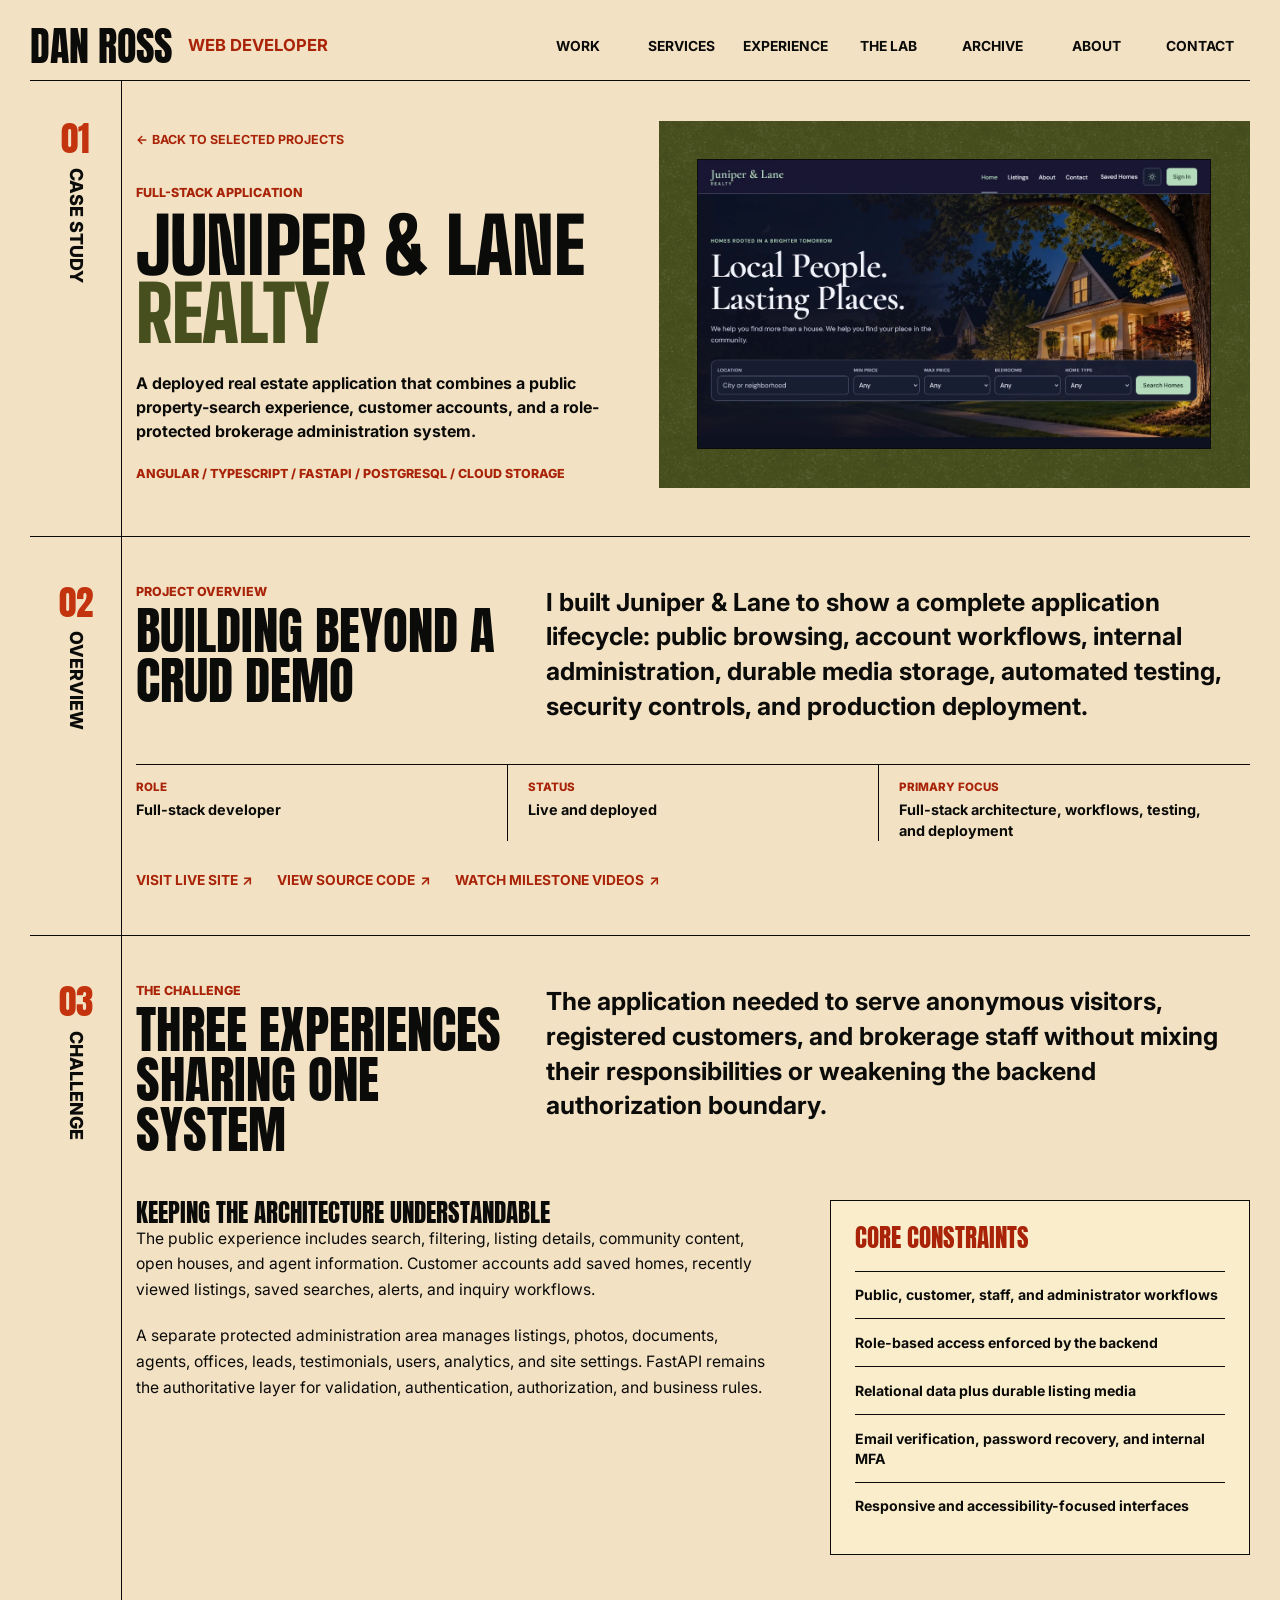
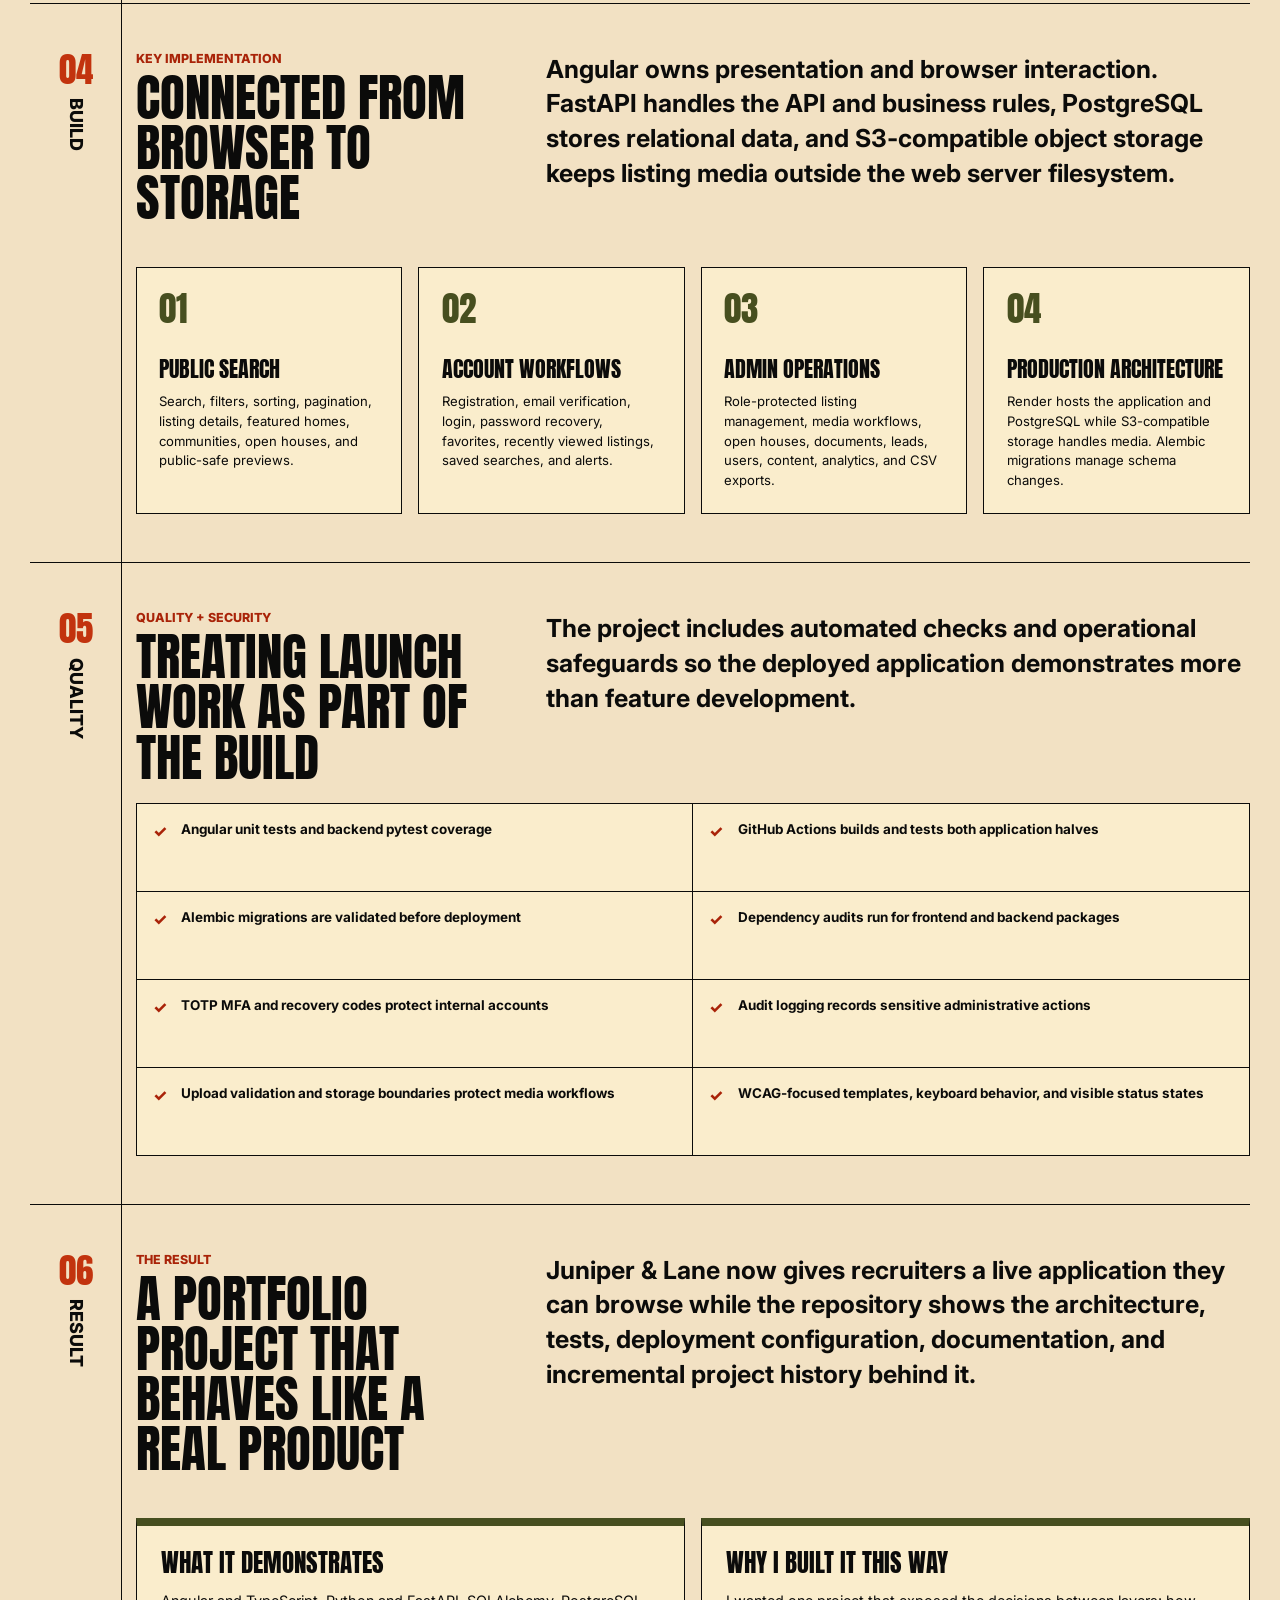
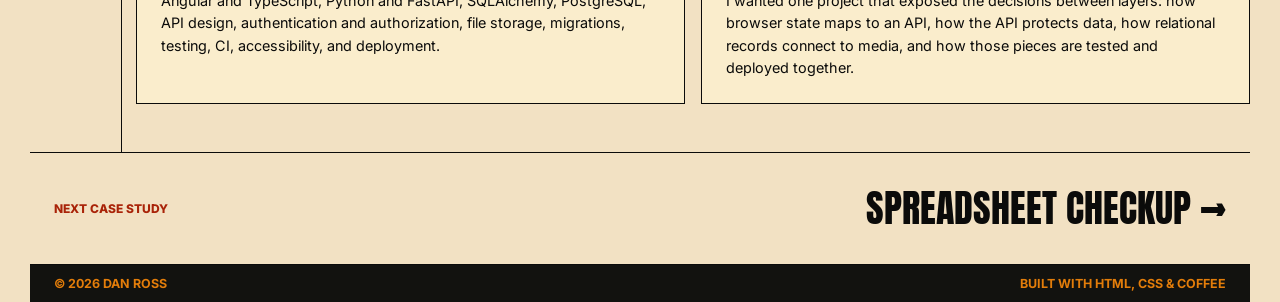
<file: projects/real-estate-admin.html>
<!doctype html>
<html lang="en">
  <head>
    <meta charset="UTF-8" />
    <meta name="viewport" content="width=device-width, initial-scale=1.0" />
    <meta
      name="description"
      content="Case study of Juniper & Lane Realty, a full-stack Angular, FastAPI, PostgreSQL, and cloud-storage real estate application built by Dan Ross."
    />

    <title>Juniper &amp; Lane Realty Full-Stack Case Study | Dan Ross</title>
    <link
      rel="canonical"
      href="https://dan-ross.dev/projects/real-estate-admin.html"
    />
    <meta property="og:type" content="article" />
    <meta property="og:title" content="Juniper &amp; Lane Realty Full-Stack Case Study | Dan Ross" />
    <meta property="og:description" content="Case study of Juniper &amp; Lane Realty, a full-stack Angular, FastAPI, PostgreSQL, and cloud-storage real estate application built by Dan Ross." />
    <meta property="og:url" content="https://dan-ross.dev/projects/real-estate-admin.html" />
    <meta property="og:image" content="https://dan-ross.dev/assets/images/dan-portfolio.png" />
    <meta name="twitter:card" content="summary_large_image" />

    <link rel="preconnect" href="https://fonts.googleapis.com" />
    <link rel="preconnect" href="https://fonts.gstatic.com" crossorigin />
    <link
      href="https://fonts.googleapis.com/css2?family=Anton&family=Big+Shoulders+Display:wght@900&family=Inter:wght@400;700;800&display=swap"
      rel="stylesheet"
    />
    <link rel="stylesheet" href="../css/reset.css" />
    <link rel="stylesheet" href="../css/base.css" />
    <link rel="stylesheet" href="../css/layout.css" />
    <link rel="stylesheet" href="../css/components.css" />
    <link rel="stylesheet" href="../css/theme.css" />
    <link rel="stylesheet" href="../css/case-study.css" />
    <script src="../js/main.js" defer></script>
  </head>

  <body id="top" class="case-study-page">
    <a class="skip-link" href="#main-content">Skip to main content</a>

    <header class="site-header">
      <a class="site-name" href="../index.html">Dan Ross</a>
      <p class="site-role">Web Developer</p>

      <button
        class="nav-toggle"
        type="button"
        aria-expanded="false"
        aria-controls="primary-navigation"
        aria-label="Open navigation"
      >
        <span class="nav-toggle-line" aria-hidden="true"></span>
        <span class="nav-toggle-line" aria-hidden="true"></span>
        <span class="nav-toggle-line" aria-hidden="true"></span>
      </button>

      <nav id="primary-navigation" aria-label="Primary navigation">
        <ul class="nav-list">
          <li><a href="../index.html#work">Work</a></li>
          <li><a href="../services.html">Services</a></li>
          <li><a href="../experience.html">Experience</a></li>
          <li><a href="../index.html#lab">The Lab</a></li>
          <li><a href="../vault.html">Archive</a></li>
          <li><a href="../about.html">About</a></li>
          <li><a href="../index.html#contact">Contact</a></li>
        </ul>
      </nav>
    </header>

    <main id="main-content">
      <section class="case-study-hero" aria-labelledby="case-study-heading">
        <div class="section-marker" aria-hidden="true">
          <span class="section-marker-number">01</span>
          <span class="section-marker-label">Case Study</span>
        </div>

        <div class="case-study-hero-main">
          <div class="case-study-hero-copy">
            <a
              class="action-link case-study-back-link"
              href="../index.html#work"
            >
              <span aria-hidden="true">←</span>
              Back to selected projects
            </a>

            <p class="case-study-eyebrow">Full-Stack Application</p>

            <h1 class="case-study-title-long" id="case-study-heading">
              <span>Juniper &amp; Lane</span>
              <span class="case-study-heading-accent">Realty</span>
            </h1>

            <p class="case-study-summary">
              A deployed real estate application that combines a public
              property-search experience, customer accounts, and a
              role-protected brokerage administration system.
            </p>

            <p class="case-study-stack">
              Angular / TypeScript / FastAPI / PostgreSQL / Cloud Storage
            </p>
          </div>

          <figure
            class="case-study-hero-visual case-study-hero-visual--placeholder"
          >
            <img src="../assets/images/juniper-lane-card.webp" width="1200" height="675" alt="" />
          </figure>
        </div>
      </section>

      <section class="case-study-section" aria-labelledby="overview-heading">
        <div class="section-marker" aria-hidden="true">
          <span class="section-marker-number">02</span>
          <span class="section-marker-label">Overview</span>
        </div>

        <div class="case-study-section-content">
          <div class="case-study-heading-row">
            <div>
              <p class="case-study-kicker">Project Overview</p>
              <h2 class="case-study-section-title" id="overview-heading">
                Building beyond a CRUD demo
              </h2>
            </div>

            <p class="case-study-lead">
              I built Juniper &amp; Lane to show a complete application
              lifecycle: public browsing, account workflows, internal
              administration, durable media storage, automated testing, security
              controls, and production deployment.
            </p>
          </div>

          <dl class="case-study-meta">
            <div>
              <dt>Role</dt>
              <dd>Full-stack developer</dd>
            </div>
            <div>
              <dt>Status</dt>
              <dd>Live and deployed</dd>
            </div>
            <div>
              <dt>Primary focus</dt>
              <dd>
                Full-stack architecture, workflows, testing, and deployment
              </dd>
            </div>
          </dl>

          <div class="case-study-links">
            <a
              class="action-link"
              href="https://realestate.dan-ross.dev/"
              target="_blank"
              rel="noreferrer"
            >
              Visit live site
              <span aria-hidden="true">↗</span>
            </a>

            <a
              class="action-link"
              href="https://github.com/dross73/real_estate_project"
              target="_blank"
              rel="noreferrer"
            >
              View source code
              <span aria-hidden="true">↗</span>
            </a>

            <a
              class="action-link"
              href="https://www.youtube.com/playlist?list=PLgIdtA2WYegux__WIeeSRhu7x0h3X6LTE"
              target="_blank"
              rel="noreferrer"
            >
              Watch milestone videos
              <span aria-hidden="true">↗</span>
            </a>
          </div>
        </div>
      </section>

      <section class="case-study-section" aria-labelledby="challenge-heading">
        <div class="section-marker" aria-hidden="true">
          <span class="section-marker-number">03</span>
          <span class="section-marker-label">Challenge</span>
        </div>

        <div class="case-study-section-content">
          <div class="case-study-heading-row">
            <div>
              <p class="case-study-kicker">The Challenge</p>
              <h2 class="case-study-section-title" id="challenge-heading">
                Three experiences sharing one system
              </h2>
            </div>

            <p class="case-study-lead">
              The application needed to serve anonymous visitors, registered
              customers, and brokerage staff without mixing their
              responsibilities or weakening the backend authorization boundary.
            </p>
          </div>

          <div class="case-study-body-grid">
            <div class="case-study-copy">
              <h3>Keeping the architecture understandable</h3>
              <p>
                The public experience includes search, filtering, listing
                details, community content, open houses, and agent information.
                Customer accounts add saved homes, recently viewed listings,
                saved searches, alerts, and inquiry workflows.
              </p>
              <p>
                A separate protected administration area manages listings,
                photos, documents, agents, offices, leads, testimonials, users,
                analytics, and site settings. FastAPI remains the authoritative
                layer for validation, authentication, authorization, and
                business rules.
              </p>
            </div>

            <aside class="case-study-panel">
              <h3>Core constraints</h3>
              <ul class="case-study-list">
                <li>Public, customer, staff, and administrator workflows</li>
                <li>Role-based access enforced by the backend</li>
                <li>Relational data plus durable listing media</li>
                <li>Email verification, password recovery, and internal MFA</li>
                <li>Responsive and accessibility-focused interfaces</li>
              </ul>
            </aside>
          </div>
        </div>
      </section>

      <section class="case-study-section" aria-labelledby="build-heading">
        <div class="section-marker" aria-hidden="true">
          <span class="section-marker-number">04</span>
          <span class="section-marker-label">Build</span>
        </div>

        <div class="case-study-section-content">
          <div class="case-study-heading-row">
            <div>
              <p class="case-study-kicker">Key Implementation</p>
              <h2 class="case-study-section-title" id="build-heading">
                Connected from browser to storage
              </h2>
            </div>

            <p class="case-study-lead">
              Angular owns presentation and browser interaction. FastAPI handles
              the API and business rules, PostgreSQL stores relational data, and
              S3-compatible object storage keeps listing media outside the web
              server filesystem.
            </p>
          </div>

          <div class="case-study-feature-grid case-study-feature-grid--four">
            <article class="case-study-feature">
              <span class="case-study-feature-number">01</span>
              <h3>Public search</h3>
              <p>
                Search, filters, sorting, pagination, listing details, featured
                homes, communities, open houses, and public-safe previews.
              </p>
            </article>

            <article class="case-study-feature">
              <span class="case-study-feature-number">02</span>
              <h3>Account workflows</h3>
              <p>
                Registration, email verification, login, password recovery,
                favorites, recently viewed listings, saved searches, and alerts.
              </p>
            </article>

            <article class="case-study-feature">
              <span class="case-study-feature-number">03</span>
              <h3>Admin operations</h3>
              <p>
                Role-protected listing management, media workflows, open houses,
                documents, leads, users, content, analytics, and CSV exports.
              </p>
            </article>

            <article class="case-study-feature">
              <span class="case-study-feature-number">04</span>
              <h3>Production architecture</h3>
              <p>
                Render hosts the application and PostgreSQL while S3-compatible
                storage handles media. Alembic migrations manage schema changes.
              </p>
            </article>
          </div>
        </div>
      </section>

      <section class="case-study-section" aria-labelledby="quality-heading">
        <div class="section-marker" aria-hidden="true">
          <span class="section-marker-number">05</span>
          <span class="section-marker-label">Quality</span>
        </div>

        <div class="case-study-section-content">
          <div class="case-study-heading-row">
            <div>
              <p class="case-study-kicker">Quality + Security</p>
              <h2 class="case-study-section-title" id="quality-heading">
                Treating launch work as part of the build
              </h2>
            </div>

            <p class="case-study-lead">
              The project includes automated checks and operational safeguards
              so the deployed application demonstrates more than feature
              development.
            </p>
          </div>

          <ul class="case-study-checks">
            <li>Angular unit tests and backend pytest coverage</li>
            <li>GitHub Actions builds and tests both application halves</li>
            <li>Alembic migrations are validated before deployment</li>
            <li>Dependency audits run for frontend and backend packages</li>
            <li>TOTP MFA and recovery codes protect internal accounts</li>
            <li>Audit logging records sensitive administrative actions</li>
            <li>
              Upload validation and storage boundaries protect media workflows
            </li>
            <li>
              WCAG-focused templates, keyboard behavior, and visible status
              states
            </li>
          </ul>
        </div>
      </section>

      <section class="case-study-section" aria-labelledby="result-heading">
        <div class="section-marker" aria-hidden="true">
          <span class="section-marker-number">06</span>
          <span class="section-marker-label">Result</span>
        </div>

        <div class="case-study-section-content">
          <div class="case-study-heading-row">
            <div>
              <p class="case-study-kicker">The Result</p>
              <h2 class="case-study-section-title" id="result-heading">
                A portfolio project that behaves like a real product
              </h2>
            </div>

            <p class="case-study-lead">
              Juniper &amp; Lane now gives recruiters a live application they
              can browse while the repository shows the architecture, tests,
              deployment configuration, documentation, and incremental project
              history behind it.
            </p>
          </div>

          <div class="case-study-status-grid">
            <article class="case-study-status-card">
              <h3>What it demonstrates</h3>
              <p>
                Angular and TypeScript, Python and FastAPI, SQLAlchemy,
                PostgreSQL, API design, authentication and authorization, file
                storage, migrations, testing, CI, accessibility, and deployment.
              </p>
            </article>

            <article class="case-study-status-card">
              <h3>Why I built it this way</h3>
              <p>
                I wanted one project that exposed the decisions between layers:
                how browser state maps to an API, how the API protects data, how
                relational records connect to media, and how those pieces are
                tested and deployed together.
              </p>
            </article>
          </div>
        </div>
      </section>

      <div class="case-study-next">
        <p>Next case study</p>
        <a href="spreadsheet-checkup.html">
          Spreadsheet Checkup
          <span aria-hidden="true">→</span>
        </a>
      </div>
    </main>

    <footer class="site-footer">
      <p>&copy; 2026 Dan Ross</p>
      <p>Built with HTML, CSS &amp; Coffee</p>
    </footer>

    <a class="back-to-top" href="#top" aria-label="Back to top">
      <span aria-hidden="true">↑</span>
    </a>

    <!-- htmlhint-disable attr-value-double-quotes -->
    <!-- Cloudflare Web Analytics -->
    <script
      type="module"
      src="https://static.cloudflareinsights.com/beacon.min.js"
      data-cf-beacon='{"token":"810c27ea24e74a5a8861d5052f84c1c4"}'
    ></script>
    <!-- End Cloudflare Web Analytics -->
    <!-- htmlhint-enable -->
  </body>
</html>
</file>
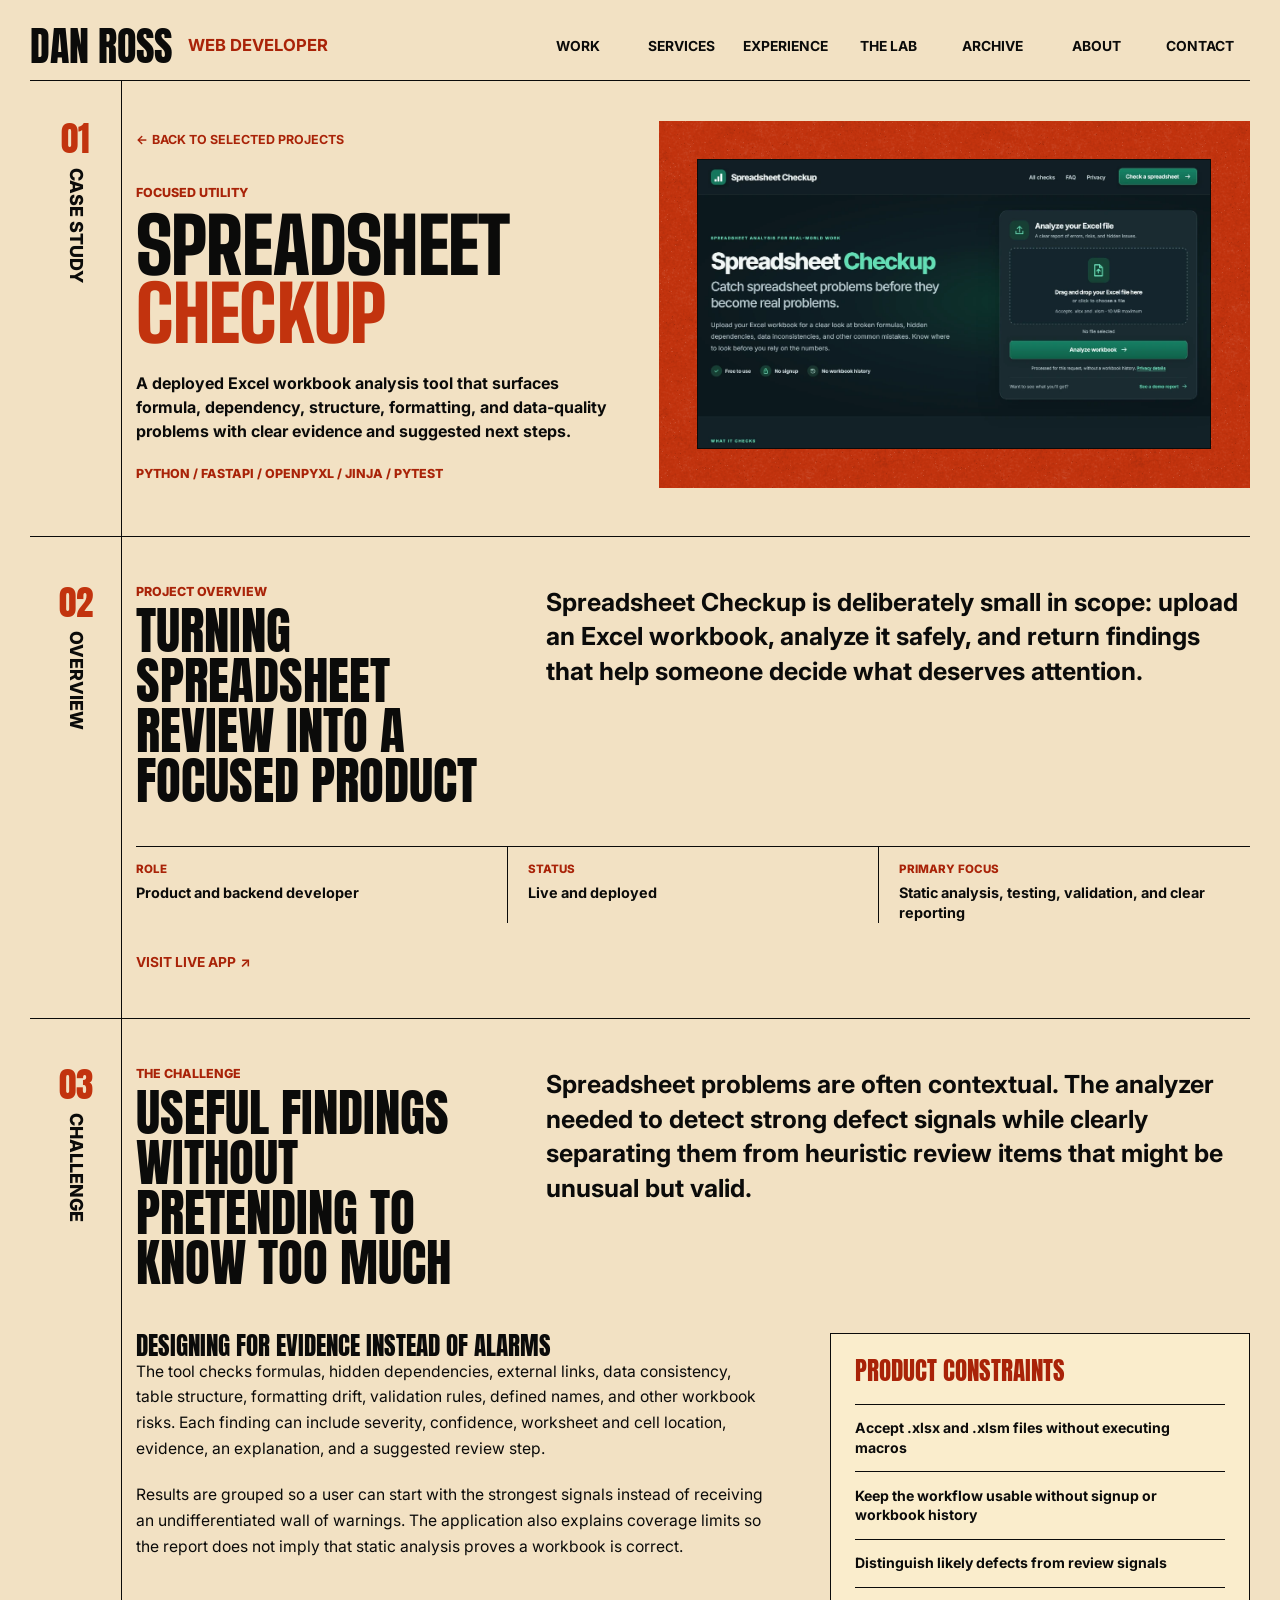
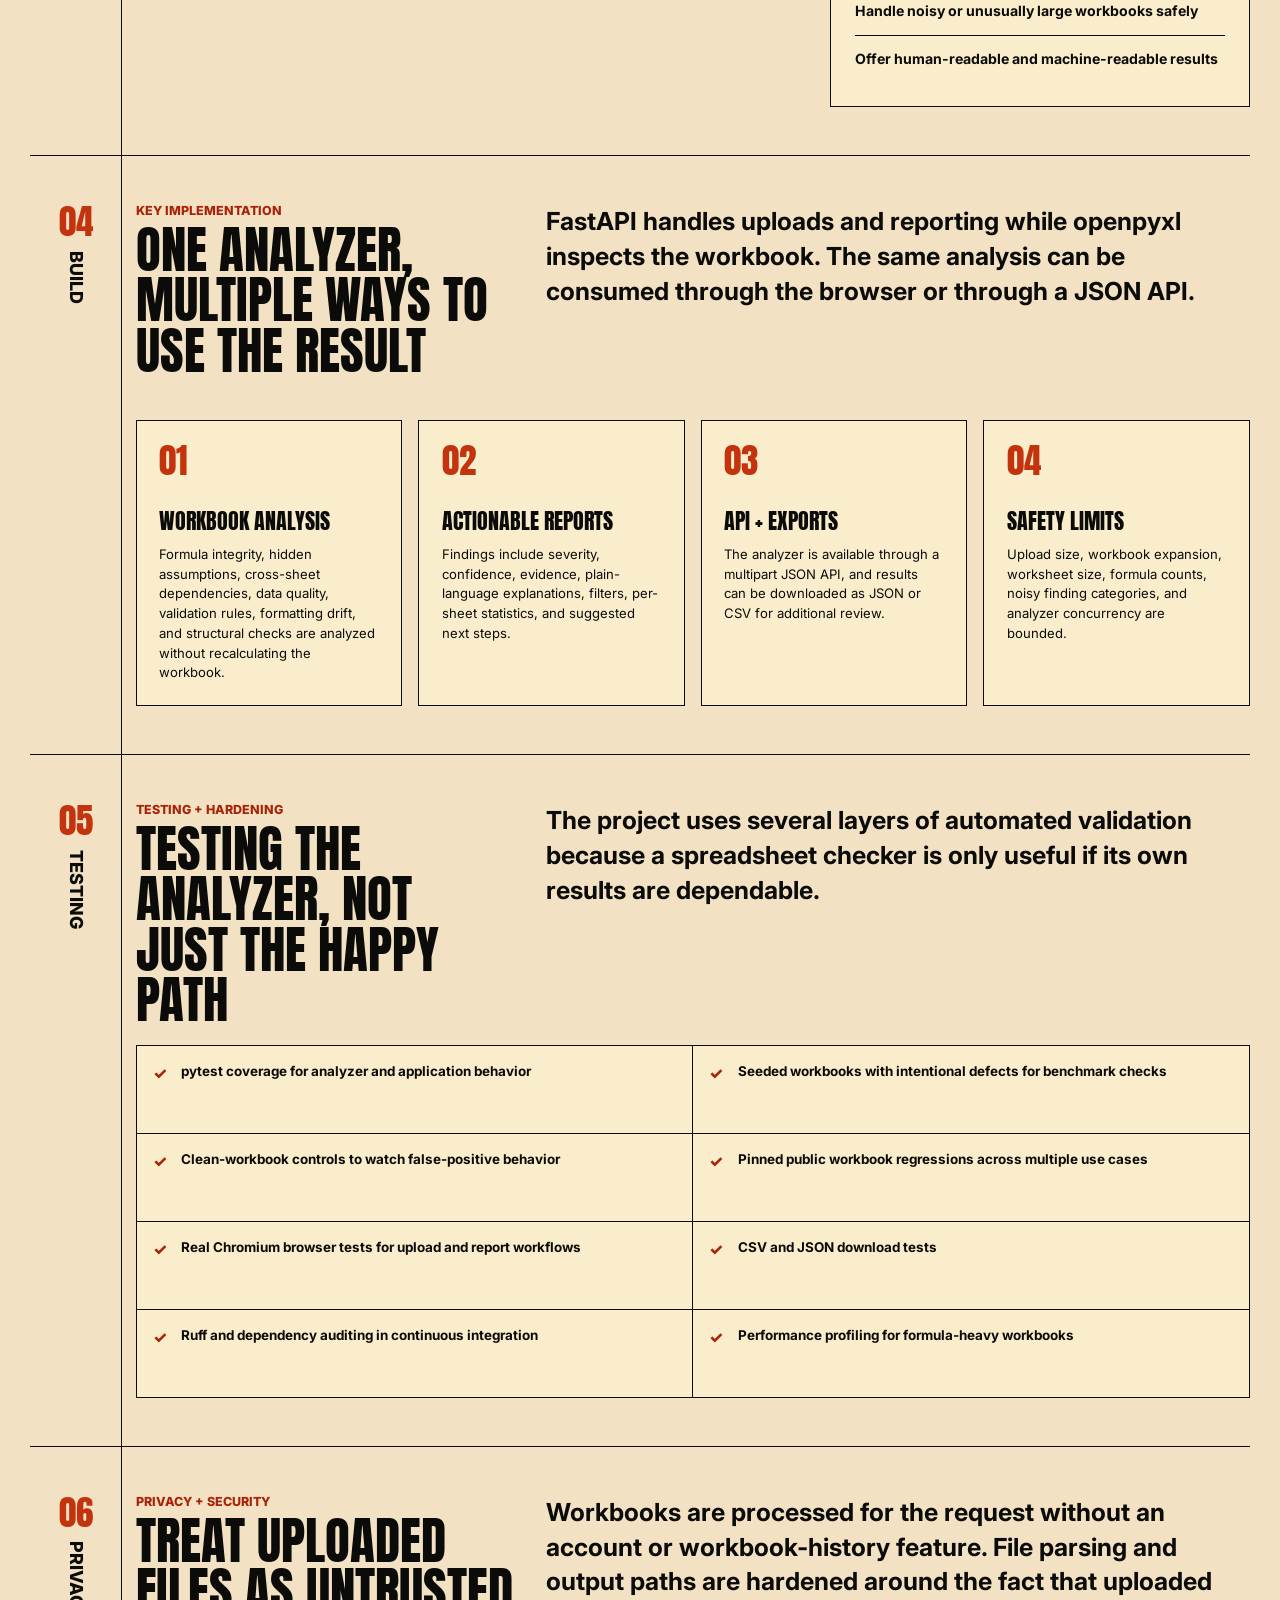
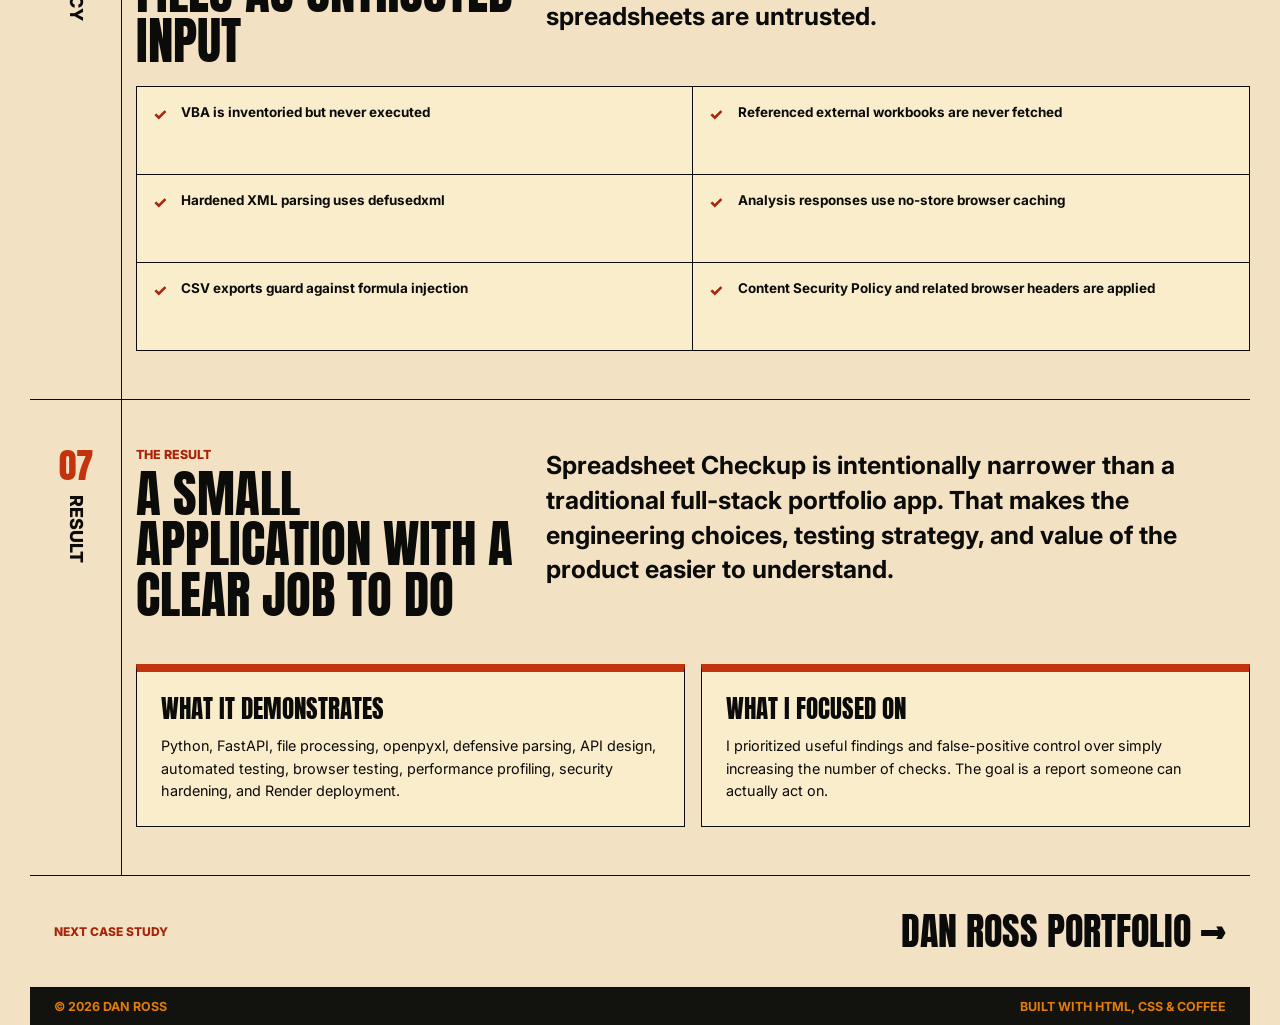
<file: projects/spreadsheet-checkup.html>
<!doctype html>
<html lang="en">
  <head>
    <meta charset="UTF-8" />
    <meta name="viewport" content="width=device-width, initial-scale=1.0" />
    <meta
      name="description"
      content="Case study of Spreadsheet Checkup, a Python and FastAPI Excel workbook analysis tool built by Dan Ross with automated testing, browser tests, and privacy-focused file handling."
    />

    <title>Spreadsheet Checkup Python/FastAPI Case Study | Dan Ross</title>
    <link
      rel="canonical"
      href="https://dan-ross.dev/projects/spreadsheet-checkup.html"
    />
    <meta property="og:type" content="article" />
    <meta property="og:title" content="Spreadsheet Checkup Python/FastAPI Case Study | Dan Ross" />
    <meta property="og:description" content="Case study of Spreadsheet Checkup, a Python and FastAPI Excel workbook analysis tool built by Dan Ross with automated testing, browser tests, and privacy-focused file handling." />
    <meta property="og:url" content="https://dan-ross.dev/projects/spreadsheet-checkup.html" />
    <meta property="og:image" content="https://dan-ross.dev/assets/images/dan-portfolio.png" />
    <meta name="twitter:card" content="summary_large_image" />

    <link rel="preconnect" href="https://fonts.googleapis.com" />
    <link rel="preconnect" href="https://fonts.gstatic.com" crossorigin />
    <link
      href="https://fonts.googleapis.com/css2?family=Anton&family=Big+Shoulders+Display:wght@900&family=Inter:wght@400;700;800&display=swap"
      rel="stylesheet"
    />
    <link rel="stylesheet" href="../css/reset.css" />
    <link rel="stylesheet" href="../css/base.css" />
    <link rel="stylesheet" href="../css/layout.css" />
    <link rel="stylesheet" href="../css/components.css" />
    <link rel="stylesheet" href="../css/theme.css" />
    <link rel="stylesheet" href="../css/case-study.css" />
    <script src="../js/main.js" defer></script>
  </head>

  <body id="top" class="case-study-page case-study-page--red">
    <a class="skip-link" href="#main-content">Skip to main content</a>

    <header class="site-header">
      <a class="site-name" href="../index.html">Dan Ross</a>
      <p class="site-role">Web Developer</p>

      <button
        class="nav-toggle"
        type="button"
        aria-expanded="false"
        aria-controls="primary-navigation"
        aria-label="Open navigation"
      >
        <span class="nav-toggle-line" aria-hidden="true"></span>
        <span class="nav-toggle-line" aria-hidden="true"></span>
        <span class="nav-toggle-line" aria-hidden="true"></span>
      </button>

      <nav id="primary-navigation" aria-label="Primary navigation">
        <ul class="nav-list">
          <li><a href="../index.html#work">Work</a></li>
          <li><a href="../services.html">Services</a></li>
          <li><a href="../experience.html">Experience</a></li>
          <li><a href="../index.html#lab">The Lab</a></li>
          <li><a href="../vault.html">Archive</a></li>
          <li><a href="../about.html">About</a></li>
          <li><a href="../index.html#contact">Contact</a></li>
        </ul>
      </nav>
    </header>

    <main id="main-content">
      <section class="case-study-hero" aria-labelledby="case-study-heading">
        <div class="section-marker" aria-hidden="true">
          <span class="section-marker-number">01</span>
          <span class="section-marker-label">Case Study</span>
        </div>

        <div class="case-study-hero-main">
          <div class="case-study-hero-copy">
            <a
              class="action-link case-study-back-link"
              href="../index.html#work"
            >
              <span aria-hidden="true">←</span>
              Back to selected projects
            </a>

            <p class="case-study-eyebrow">Focused Utility</p>

            <h1 class="case-study-title-long" id="case-study-heading">
              <span>Spreadsheet</span>
              <span class="case-study-heading-accent">Checkup</span>
            </h1>

            <p class="case-study-summary">
              A deployed Excel workbook analysis tool that surfaces formula,
              dependency, structure, formatting, and data-quality problems with
              clear evidence and suggested next steps.
            </p>

            <p class="case-study-stack">
              Python / FastAPI / openpyxl / Jinja / pytest
            </p>
          </div>

          <figure
            class="case-study-hero-visual case-study-hero-visual--placeholder"
          >
            <img src="../assets/images/spreadsheet-checkup-card.webp" alt="" width="1200" height="675" />
          </figure>
        </div>
      </section>

      <section class="case-study-section" aria-labelledby="overview-heading">
        <div class="section-marker" aria-hidden="true">
          <span class="section-marker-number">02</span>
          <span class="section-marker-label">Overview</span>
        </div>

        <div class="case-study-section-content">
          <div class="case-study-heading-row">
            <div>
              <p class="case-study-kicker">Project Overview</p>
              <h2 class="case-study-section-title" id="overview-heading">
                Turning spreadsheet review into a focused product
              </h2>
            </div>

            <p class="case-study-lead">
              Spreadsheet Checkup is deliberately small in scope: upload an
              Excel workbook, analyze it safely, and return findings that help
              someone decide what deserves attention.
            </p>
          </div>

          <dl class="case-study-meta">
            <div>
              <dt>Role</dt>
              <dd>Product and backend developer</dd>
            </div>
            <div>
              <dt>Status</dt>
              <dd>Live and deployed</dd>
            </div>
            <div>
              <dt>Primary focus</dt>
              <dd>Static analysis, testing, validation, and clear reporting</dd>
            </div>
          </dl>

          <div class="case-study-links">
            <a
              class="action-link"
              href="https://micro-utility.onrender.com/"
              target="_blank"
              rel="noreferrer"
            >
              Visit live app
              <span aria-hidden="true">↗</span>
            </a>
          </div>
        </div>
      </section>

      <section class="case-study-section" aria-labelledby="challenge-heading">
        <div class="section-marker" aria-hidden="true">
          <span class="section-marker-number">03</span>
          <span class="section-marker-label">Challenge</span>
        </div>

        <div class="case-study-section-content">
          <div class="case-study-heading-row">
            <div>
              <p class="case-study-kicker">The Challenge</p>
              <h2 class="case-study-section-title" id="challenge-heading">
                Useful findings without pretending to know too much
              </h2>
            </div>

            <p class="case-study-lead">
              Spreadsheet problems are often contextual. The analyzer needed to
              detect strong defect signals while clearly separating them from
              heuristic review items that might be unusual but valid.
            </p>
          </div>

          <div class="case-study-body-grid">
            <div class="case-study-copy">
              <h3>Designing for evidence instead of alarms</h3>
              <p>
                The tool checks formulas, hidden dependencies, external links,
                data consistency, table structure, formatting drift, validation
                rules, defined names, and other workbook risks. Each finding can
                include severity, confidence, worksheet and cell location,
                evidence, an explanation, and a suggested review step.
              </p>
              <p>
                Results are grouped so a user can start with the strongest
                signals instead of receiving an undifferentiated wall of
                warnings. The application also explains coverage limits so the
                report does not imply that static analysis proves a workbook is
                correct.
              </p>
            </div>

            <aside class="case-study-panel">
              <h3>Product constraints</h3>
              <ul class="case-study-list">
                <li>Accept .xlsx and .xlsm files without executing macros</li>
                <li>
                  Keep the workflow usable without signup or workbook history
                </li>
                <li>Distinguish likely defects from review signals</li>
                <li>Handle noisy or unusually large workbooks safely</li>
                <li>Offer human-readable and machine-readable results</li>
              </ul>
            </aside>
          </div>
        </div>
      </section>

      <section class="case-study-section" aria-labelledby="build-heading">
        <div class="section-marker" aria-hidden="true">
          <span class="section-marker-number">04</span>
          <span class="section-marker-label">Build</span>
        </div>

        <div class="case-study-section-content">
          <div class="case-study-heading-row">
            <div>
              <p class="case-study-kicker">Key Implementation</p>
              <h2 class="case-study-section-title" id="build-heading">
                One analyzer, multiple ways to use the result
              </h2>
            </div>

            <p class="case-study-lead">
              FastAPI handles uploads and reporting while openpyxl inspects the
              workbook. The same analysis can be consumed through the browser or
              through a JSON API.
            </p>
          </div>

          <div class="case-study-feature-grid case-study-feature-grid--four">
            <article class="case-study-feature">
              <span class="case-study-feature-number">01</span>
              <h3>Workbook analysis</h3>
              <p>
                Formula integrity, hidden assumptions, cross-sheet dependencies,
                data quality, validation rules, formatting drift, and structural
                checks are analyzed without recalculating the workbook.
              </p>
            </article>

            <article class="case-study-feature">
              <span class="case-study-feature-number">02</span>
              <h3>Actionable reports</h3>
              <p>
                Findings include severity, confidence, evidence, plain-language
                explanations, filters, per-sheet statistics, and suggested next
                steps.
              </p>
            </article>

            <article class="case-study-feature">
              <span class="case-study-feature-number">03</span>
              <h3>API + exports</h3>
              <p>
                The analyzer is available through a multipart JSON API, and
                results can be downloaded as JSON or CSV for additional review.
              </p>
            </article>

            <article class="case-study-feature">
              <span class="case-study-feature-number">04</span>
              <h3>Safety limits</h3>
              <p>
                Upload size, workbook expansion, worksheet size, formula counts,
                noisy finding categories, and analyzer concurrency are bounded.
              </p>
            </article>
          </div>
        </div>
      </section>

      <section class="case-study-section" aria-labelledby="testing-heading">
        <div class="section-marker" aria-hidden="true">
          <span class="section-marker-number">05</span>
          <span class="section-marker-label">Testing</span>
        </div>

        <div class="case-study-section-content">
          <div class="case-study-heading-row">
            <div>
              <p class="case-study-kicker">Testing + Hardening</p>
              <h2 class="case-study-section-title" id="testing-heading">
                Testing the analyzer, not just the happy path
              </h2>
            </div>

            <p class="case-study-lead">
              The project uses several layers of automated validation because a
              spreadsheet checker is only useful if its own results are
              dependable.
            </p>
          </div>

          <ul class="case-study-checks">
            <li>pytest coverage for analyzer and application behavior</li>
            <li>
              Seeded workbooks with intentional defects for benchmark checks
            </li>
            <li>Clean-workbook controls to watch false-positive behavior</li>
            <li>
              Pinned public workbook regressions across multiple use cases
            </li>
            <li>Real Chromium browser tests for upload and report workflows</li>
            <li>CSV and JSON download tests</li>
            <li>Ruff and dependency auditing in continuous integration</li>
            <li>Performance profiling for formula-heavy workbooks</li>
          </ul>
        </div>
      </section>

      <section class="case-study-section" aria-labelledby="privacy-heading">
        <div class="section-marker" aria-hidden="true">
          <span class="section-marker-number">06</span>
          <span class="section-marker-label">Privacy</span>
        </div>

        <div class="case-study-section-content">
          <div class="case-study-heading-row">
            <div>
              <p class="case-study-kicker">Privacy + Security</p>
              <h2 class="case-study-section-title" id="privacy-heading">
                Treat uploaded files as untrusted input
              </h2>
            </div>

            <p class="case-study-lead">
              Workbooks are processed for the request without an account or
              workbook-history feature. File parsing and output paths are
              hardened around the fact that uploaded spreadsheets are untrusted.
            </p>
          </div>

          <ul class="case-study-checks">
            <li>VBA is inventoried but never executed</li>
            <li>Referenced external workbooks are never fetched</li>
            <li>Hardened XML parsing uses defusedxml</li>
            <li>Analysis responses use no-store browser caching</li>
            <li>CSV exports guard against formula injection</li>
            <li>
              Content Security Policy and related browser headers are applied
            </li>
          </ul>
        </div>
      </section>

      <section class="case-study-section" aria-labelledby="result-heading">
        <div class="section-marker" aria-hidden="true">
          <span class="section-marker-number">07</span>
          <span class="section-marker-label">Result</span>
        </div>

        <div class="case-study-section-content">
          <div class="case-study-heading-row">
            <div>
              <p class="case-study-kicker">The Result</p>
              <h2 class="case-study-section-title" id="result-heading">
                A small application with a clear job to do
              </h2>
            </div>

            <p class="case-study-lead">
              Spreadsheet Checkup is intentionally narrower than a traditional
              full-stack portfolio app. That makes the engineering choices,
              testing strategy, and value of the product easier to understand.
            </p>
          </div>

          <div class="case-study-status-grid">
            <article class="case-study-status-card">
              <h3>What it demonstrates</h3>
              <p>
                Python, FastAPI, file processing, openpyxl, defensive parsing,
                API design, automated testing, browser testing, performance
                profiling, security hardening, and Render deployment.
              </p>
            </article>

            <article class="case-study-status-card">
              <h3>What I focused on</h3>
              <p>
                I prioritized useful findings and false-positive control over
                simply increasing the number of checks. The goal is a report
                someone can actually act on.
              </p>
            </article>
          </div>
        </div>
      </section>

      <div class="case-study-next">
        <p>Next case study</p>
        <a href="dan-ross-portfolio.html">
          Dan Ross Portfolio
          <span aria-hidden="true">→</span>
        </a>
      </div>
    </main>

    <footer class="site-footer">
      <p>&copy; 2026 Dan Ross</p>
      <p>Built with HTML, CSS &amp; Coffee</p>
    </footer>

    <a class="back-to-top" href="#top" aria-label="Back to top">
      <span aria-hidden="true">↑</span>
    </a>

    <!-- htmlhint-disable attr-value-double-quotes -->
    <!-- Cloudflare Web Analytics -->
    <script
      type="module"
      src="https://static.cloudflareinsights.com/beacon.min.js"
      data-cf-beacon='{"token":"810c27ea24e74a5a8861d5052f84c1c4"}'
    ></script>
    <!-- End Cloudflare Web Analytics -->
    <!-- htmlhint-enable -->
  </body>
</html>
</file>
<file: css/base.css>
body {
  background-color: var(--color-background);
  color: var(--color-text);
  font-family: var(--font-body);
  line-height: 1.5;
}

html {
  scroll-behavior: smooth;
}

/* Respect users who prefer reduced motion. */
@media (prefers-reduced-motion: reduce) {
  html {
    scroll-behavior: auto;
  }
}

h1,
h2,
h3 {
  line-height: 1.1;
}

a {
  color: inherit;
  text-underline-offset: 0.2em;
}

:focus-visible {
  outline: 0.2rem solid currentColor;
  outline-offset: 0.2rem;
}

.no-wrap {
  white-space: nowrap;
}
</file>
<file: css/layout.css>
.site-header {
  display: grid;
  grid-template-columns: auto auto 1fr;
  align-items: center;
  gap: 0.95rem;
  width: min(calc(100% - 3.8rem), 85.17rem);
  margin-inline: auto;
  padding-block: 1.55rem 0.82rem;
  border-bottom: 1px solid var(--color-text);
}

.site-header nav {
  justify-self: end;
}

.nav-list {
  display: flex;
  align-items: center;
  gap: 0.26rem;
  margin: 0;
  padding: 0;
  list-style: none;
}

.nav-list li {
  width: 6.22rem;
  text-align: center;
}

.hero {
  display: grid;
  grid-template-columns: 5.75rem minmax(0, 1fr);
  align-items: start;
  column-gap: 0.83rem;
  width: min(calc(100% - 3.8rem), 85.17rem);
  margin-inline: auto;
}

.hero-main {
  display: grid;
  grid-template-columns:
    minmax(0, 35.95rem)
    minmax(0, 41.81rem);
  align-items: start;
  column-gap: 0.83rem;
  padding: 2.87rem 0 2.4rem;
}

.projects-section {
  display: grid;
  grid-template-columns: 5.75rem minmax(0, 1fr);
  column-gap: 0.83rem;
  width: min(calc(100% - 3.8rem), 85.17rem);
  margin-inline: auto;
  border-top: 1px solid var(--color-text);
  border-bottom: 1px solid var(--color-text);
}

.projects-content {
  padding-block: 1.5rem;
}

.projects-heading-row {
  display: flex;
  align-items: baseline;
  justify-content: space-between;
  gap: 1rem;
}

.projects-grid {
  display: grid;
  grid-template-columns: repeat(3, minmax(0, 1fr));
  gap: 16px;
  margin-top: 16px;
}

.experience-lab-row {
  display: grid;
  grid-template-columns: minmax(0, 46fr) minmax(0, 54fr);
  width: min(calc(100% - 3.8rem), 85.17rem);
  margin-inline: auto;
  border-bottom: 1px solid var(--color-text);
}

.experience-section {
  display: grid;
  grid-template-columns: 5.75rem minmax(0, 1fr);
  column-gap: 0.83rem;
}

.experience-content {
  display: grid;
  grid-template-columns: minmax(0, 3fr) minmax(0, 2fr);
  column-gap: 2rem;
  padding: 2rem 1.5rem 2rem 0;
}

.experience-lab-row > .page-section + .page-section {
  border-left: 1px solid var(--color-text);
}

.lab-section {
  display: grid;
  grid-template-columns: 5.75rem minmax(0, 1fr);
  column-gap: 0.83rem;
}

.lab-content {
  padding: 2rem 1.5rem 2rem 0;
}

.lab-heading-row {
  display: flex;
  align-items: baseline;
  justify-content: space-between;
  gap: 1rem;
}

.lab-grid {
  display: grid;
  grid-template-columns: repeat(4, minmax(0, 1fr));
  margin: 1rem 0 0;
  padding: 0;
  list-style: none;
}

/* Vault, About, Contact, and footer */
.vault-about-row {
  display: grid;
  grid-template-columns: minmax(0, 46fr) minmax(0, 54fr);
  width: min(calc(100% - 3.8rem), 85.17rem);
  margin-inline: auto;
  border-bottom: 1px solid var(--color-text);
}

.vault-section,
.about-section {
  display: grid;
  grid-template-columns: 5.75rem minmax(0, 1fr);
  column-gap: 0.83rem;
}

.vault-about-row > .page-section + .page-section {
  border-left: 1px solid var(--color-text);
}

.vault-content {
  display: grid;
  grid-template-columns: minmax(0, 1fr) minmax(10rem, 40%);
  gap: 1.25rem;
  min-height: 16.93rem;
  padding: 1rem 0.75rem 1rem 0;
}

.about-content {
  display: grid;
  grid-template-columns: minmax(0, 1fr) minmax(10rem, 44%);
  align-items: center;
  gap: 1rem;
  min-height: 16.93rem;
  padding: 0.75rem 1rem 0.75rem 0;
}

.contact-section {
  width: min(calc(100% - 3.8rem), 85.17rem);
  margin-inline: auto;
  padding: 1rem 1.5rem 0;
}

.contact-grid {
  display: grid;
  grid-template-columns:
    minmax(0, 1.02fr)
    minmax(0, 1.44fr)
    minmax(0, 0.96fr)
    minmax(0, 0.58fr);
  align-items: start;
  min-height: 12.75rem;
}

.contact-cta {
  grid-column: 1;
  padding-top: 0.5rem;
}

.contact-arc {
  grid-column: 2;
}

.contact-details {
  grid-column: 3;
  padding: 0.5rem 1.5rem 0;
  border-left: 1px solid var(--color-text);
}

.contact-tagline {
  grid-column: 4;
  padding: 0.5rem 0 0 1.5rem;
  border-left: 1px solid var(--color-text);
}

.site-footer {
  display: flex;
  align-items: center;
  justify-content: space-between;
  gap: 1rem;
  width: min(calc(100% - 3.8rem), 85.17rem);
  margin-inline: auto;
  padding: 0.75rem 1.5rem;
}

/* Prevent the Experience content from becoming cramped on smaller desktops. */
@media (max-width: 64rem) {
  .experience-content {
    grid-template-columns: 1fr;
    gap: 1.5rem;
  }

  .lab-grid {
    grid-template-columns: repeat(2, minmax(0, 1fr));
  }

  .vault-content {
    grid-template-columns: 1fr;
  }
}

@media (max-width: 56rem) {
  .site-header {
    grid-template-columns: auto minmax(0, 1fr) auto;
    gap: 0.75rem;
    width: calc(100% - 2rem);
    padding-block: 1.25rem 0.9rem;
  }

  .hero {
    grid-template-columns: 1fr;
    row-gap: 2rem;
    width: calc(100% - 2rem);
    padding: 2rem 0 2.5rem;
  }

  .hero-main {
    grid-template-columns: 1fr;
    row-gap: 2rem;
    padding: 0;
  }

  .projects-section {
    grid-template-columns: 1fr;
    width: calc(100% - 2rem);
  }

  .projects-grid {
    grid-template-columns: 1fr;
  }

  .experience-lab-row {
    grid-template-columns: 1fr;
    width: calc(100% - 2rem);
  }

  .experience-section {
    grid-template-columns: 1fr;
  }

  .experience-content {
    grid-template-columns: 1fr;
    padding: 1.5rem 0 2rem;
  }

  .lab-section {
    grid-template-columns: 1fr;
  }

  .lab-content {
    padding: 1.5rem 0 2rem;
  }

  .lab-grid {
    grid-template-columns: repeat(2, minmax(0, 1fr));
  }

  .vault-about-row {
    grid-template-columns: 1fr;
    width: calc(100% - 2rem);
  }

  .vault-section,
  .about-section {
    grid-template-columns: 1fr;
  }

  .vault-content,
  .about-content {
    grid-template-columns: 1fr;
    gap: 1.5rem;
    min-height: 0;
    padding: 1.5rem 0 2rem;
  }

  .vault-about-row > .page-section + .page-section {
    border-top: 1px solid var(--color-text);
    border-left: 0;
  }

  .contact-section {
    width: calc(100% - 2rem);
    padding: 2rem 0 1.5rem;
  }

  .contact-grid {
    grid-template-columns: 1fr;
    align-items: start;
    gap: 1.75rem;
  }

  .contact-cta,
  .contact-arc,
  .contact-details,
  .contact-tagline {
    grid-column: 1;
  }

  .contact-details,
  .contact-tagline {
    padding-inline: 0;
    border-left: 0;
  }

  .site-footer {
    align-items: flex-start;
    flex-direction: column;
    width: calc(100% - 2rem);
  }

  .lab-card:nth-child(2n) {
    border-right: 1px solid var(--color-text);
  }

  .lab-card:nth-last-child(-n + 4) {
    border-bottom: 0;
  }

  .lab-card:nth-last-child(-n + 2) {
    border-bottom: 1px solid var(--color-text);
  }

  .experience-lab-row > .page-section + .page-section {
    border-top: 1px solid var(--color-text);
    border-left: 0;
  }

  .site-role {
    max-width: 8rem;
  }

  .site-header .nav-toggle {
    position: relative;
    z-index: 20;
    display: block;
    justify-self: end;
  }

  .site-header nav {
    position: fixed;
    inset-block: 0;
    right: 0;
    z-index: 10;
    width: min(22rem, 86vw);
    padding: 5.75rem 1.5rem 2rem;
    border-left: 1px solid var(--color-text);
    background-color: var(--color-background);
    transform: translateX(100%);
    transition:
      transform 200ms ease,
      visibility 0s linear 200ms;
    visibility: hidden;
    pointer-events: none;
  }

  .site-header nav.is-open {
    visibility: visible;
    pointer-events: auto;
    transform: translateX(0);
    transition-delay: 0s;
  }

  .site-header:has(nav.is-open) .nav-toggle {
    position: fixed;
    top: 1.25rem;
    right: 1rem;
  }

  .nav-list {
    flex-direction: column;
    align-items: stretch;
    gap: 0.25rem;
    padding-block: 1rem 0.5rem;
  }

  .nav-list li {
    width: auto;
    text-align: left;
  }

  .nav-list a {
    padding-block: 0.4rem;
  }
}
</file>
<file: css/components.css>
.skip-link {
  position: fixed;
  top: 0.75rem;
  left: 0.75rem;
  z-index: 100;
  padding: 0.75rem 1rem;
  background-color: var(--color-text);
  color: var(--color-background);
  font-weight: 700;
  text-decoration: none;
  transform: translateY(calc(-100% - 1rem));
  transition: transform 150ms ease;
}

.skip-link:focus-visible {
  transform: translateY(0);
}

.site-name {
  font-family: var(--font-heading);
  font-size: 2.505rem;
  font-weight: 400;
  line-height: 1.05;
  text-decoration: none;
  text-transform: uppercase;
}

.site-role {
  color: var(--color-accent-text);
  font-size: 1.0365rem;
  font-weight: 700;
  line-height: 1.05;
  text-transform: uppercase;
}

.nav-list a {
  display: block;
  font-size: 0.864rem;
  font-weight: 700;
  line-height: 1.05;
  text-decoration: none;
  text-transform: uppercase;
}

.nav-list a:hover,
.nav-list a:focus-visible {
  text-decoration: underline;
}

.nav-toggle {
  display: none;
  width: 2.75rem;
  height: 2.75rem;
  padding: 0.5rem;
  border: 0;
  background: transparent;
  color: var(--color-text);
  cursor: pointer;
}

.nav-toggle-line {
  display: block;
  width: 100%;
  height: 0.16rem;
  background-color: currentColor;
}
.nav-toggle-line + .nav-toggle-line {
  margin-top: 0.35rem;
}

.section-marker {
  align-self: stretch;
  display: flex;
  flex-direction: column;
  align-items: center;
  gap: 0.75rem;
  padding-top: 0.5rem;
  border-right: 1px solid var(--color-text);
}

.hero .section-marker {
  padding-top: 2.87rem;
}

.projects-section .section-marker {
  padding-top: 1.5rem;
}

.experience-section .section-marker,
.lab-section .section-marker {
  padding-top: 2rem;
}

.vault-section .section-marker,
.about-section .section-marker {
  padding-top: 1rem;
}

.section-marker-number {
  color: var(--color-accent);
  font-family: var(--font-heading);
  font-size: 2.16rem;
  line-height: 1;
}

.section-marker-label {
  font-size: 1.12rem;
  font-weight: 800;
  line-height: 1;
  text-transform: uppercase;
  writing-mode: vertical-rl;
}

.hero-content {
  min-width: 0;
  container-type: inline-size;
}

.hero h1 {
  max-width: 100%;
  font-family: var(--font-hero);
  font-size: clamp(2rem, 15.5cqi, 7.5rem);
  font-weight: 900;
  line-height: 0.883;
  letter-spacing: -0.01em;
  text-transform: uppercase;
}

.hero h1 span {
  display: block;
}

.hero-heading-accent {
  margin-top: 1.25rem;
  color: var(--color-accent);
  line-height: 0.9;
}

.hero-lead {
  max-width: 29.37rem;
  margin-top: 1.5rem;
  font-size: clamp(1.35rem, 2vw, 1.75rem);
  font-weight: 800;
  line-height: 1.2;
}

.hero-actions {
  display: flex;
  flex-wrap: wrap;
  gap: 0.5rem 1.75rem;
  margin-top: 1.5rem;
}

.hero-description {
  max-width: 29.37rem;
  margin-top: 1.19rem;
  font-size: 1.123rem;
  font-weight: 700;
  line-height: 1.335;
}

.hero-link {
  display: inline-flex;
  align-items: center;
  gap: 0.5rem;
  min-height: 2.75rem;
  color: var(--color-accent-text);
  font-size: 1.0365rem;
  font-weight: 700;
  line-height: 1.05;
  text-decoration: none;
  text-transform: uppercase;
}

.hero-link span {
  font-size: inherit;
}

.hero-link:hover,
.hero-link:focus-visible {
  text-decoration: underline;
}

.hero-visual {
  position: relative;
  width: 100%;
  aspect-ratio: 669 / 619;
  margin-top: -0.44rem;
  overflow: hidden;
  background-color: #eed9b5;
}

.hero-visual::before {
  position: absolute;
  top: 1%;
  left: 15%;
  width: 88%;
  aspect-ratio: 1;
  border-radius: 50%;
  background-color: var(--color-accent);
  background-image: url('../assets/textures/print-grain.png');
  background-repeat: repeat;
  background-size: 256px 256px;
  content: '';
}

.hero-image {
  position: absolute;
  right: -15px;
  bottom: 0;
  z-index: 1;
  display: block;
  width: 96%;
  height: 96%;
  object-fit: contain;
  object-position: right bottom;
}

.projects-heading-row h2,
.lab-content h2 {
  font-family: var(--font-heading);
  font-size: 1.555rem;
  font-weight: 400;
  line-height: 1.05;
  text-transform: uppercase;
}

.lab-status {
  color: var(--color-accent-text);
  font-size: 0.69rem;
  font-weight: 800;
  line-height: 1.05;
  text-transform: uppercase;
}

.lab-description {
  max-width: 44rem;
  margin-top: 0.55rem;
  font-size: 0.84rem;
  line-height: 1.45;
}

.projects-archive-link {
  display: inline-flex;
  align-items: center;
  gap: 0.4rem;
  color: var(--color-accent-text);
  font-size: 0.864rem;
  font-weight: 700;
  line-height: 1.05;
  text-decoration: none;
  text-transform: uppercase;
}

.projects-archive-link:hover,
.projects-archive-link:focus-visible {
  text-decoration: underline;
}

.project-card {
  overflow: hidden;
  background-color: var(--color-surface);
}

.project-card-visual {
  position: relative;
  display: grid;
  place-items: center;
  aspect-ratio: 378.67 / 229.42;
  background-color: var(--color-olive);
}

.project-card-visual::before {
  position: absolute;
  inset: 0;
  background-image: url('../assets/textures/print-grain.png');
  background-repeat: repeat;
  background-size: 256px 256px;
  content: '';
  pointer-events: none;
}

.project-laptop {
  display: block;
  width: 80%;
  height: auto;
}

.project-device {
  position: relative;
  z-index: 1;
  width: 80%;
}

.project-device .project-laptop {
  width: 100%;
}

.project-screen {
  position: absolute;
  top: 6.9%;
  left: 12.8%;
  width: 74.4%;
  height: 71.8%;
  object-fit: cover;
}

.project-card-visual--red {
  background-color: var(--color-accent);
}

.project-card-visual--orange {
  background-color: var(--color-orange);
}

.project-card-body {
  padding: 0.85rem 1rem 1rem;
}

.project-card-body h3 {
  font-family: var(--font-heading);
  font-size: 1.38rem;
  font-weight: 400;
  line-height: 1.05;
  text-transform: uppercase;
}

.project-card-body p {
  margin-top: 0.35rem;
  font-size: 0.864rem;
  line-height: 1.1;
}

.action-link {
  display: inline-flex;
  align-items: center;
  gap: 0.35em;
  color: var(--color-accent-text);
  font-size: 0.78rem;
  font-weight: 700;
  line-height: 1.05;
  text-decoration: none;
  text-transform: uppercase;
}

.project-card-actions {
  display: flex;
  flex-wrap: wrap;
  gap: 0 1rem;
}

.project-card-cta {
  margin-top: 0.7rem;
}

.experience-summary {
  display: flex;
  flex-direction: column;
  padding-bottom: 1rem;
}

.experience-link {
  width: max-content;
  margin-top: auto;
}

.action-link:hover,
.action-link:focus-visible {
  text-decoration: underline;
}

.experience-intro {
  max-width: 19rem;
  font-family: var(--font-heading);
  font-size: clamp(2rem, 3vw, 2.68rem);
  line-height: 1;
  text-transform: uppercase;
}

.experience-description {
  max-width: 22.46rem;
  margin-top: 1.44rem;
  font-size: 0.864rem;
  line-height: 1.35;
}

.experience-list {
  margin: 0;
  padding: 0;
  list-style: none;
}

.experience-item {
  padding-block: 1rem;
  border-bottom: 1px solid var(--color-text);
}

.experience-item-heading h3 {
  color: var(--color-accent-text);
  font-size: 0.864rem;
  font-weight: 700;
  line-height: 1.05;
  text-transform: uppercase;
}

.experience-item-heading p {
  margin-top: 0.44rem;
  font-size: 0.78rem;
  line-height: 1.4;
}

.experience-dates {
  font-size: 0.78rem;
  line-height: 1.4;
  white-space: nowrap;
}

/* A supporting credential beneath the professional experience. */
.experience-education {
  grid-column: 1 / -1;
  margin-top: 1.25rem;
  padding: 0.25rem 0 0.25rem 0.875rem;
  border-left: 3px solid var(--color-accent);
}

.experience-education h3 {
  color: var(--color-accent-text);
  font-size: 0.78rem;
  font-weight: 700;
  line-height: 1.4;
  text-transform: uppercase;
}

.experience-degree {
  margin-top: 0.44rem;
  font-size: 0.864rem;
  font-weight: 700;
  line-height: 1.4;
}

.experience-school {
  margin-top: 0.25rem;
  font-size: 0.78rem;
  line-height: 1.4;
}

.lab-card {
  display: flex;
  flex-direction: column;
  align-items: center;
  justify-content: center;
  min-height: 8.03rem;
  padding: 1rem 0.7rem;
  background-color: var(--color-surface);
  border-top: 1px solid var(--color-text);
  border-left: 1px solid var(--color-text);
  text-align: center;
}

.lab-card-icon {
  display: grid;
  place-items: center;
  width: 3.75rem;
  height: 3.75rem;
  margin-bottom: 0.8rem;
  flex-shrink: 0;
}

.lab-card-icon svg {
  display: block;
  width: 100%;
  height: 100%;
}

.lab-card h3 {
  font-size: 0.78rem;
  font-weight: 700;
  line-height: 1.05;
  text-transform: uppercase;
}

.lab-card p {
  margin-top: 0.45rem;
  font-size: 0.69rem;
  font-weight: 700;
  line-height: 1.05;
  text-transform: uppercase;
}

.lab-card:nth-child(4n) {
  border-right: 1px solid var(--color-text);
}

.lab-card:nth-last-child(-n + 4) {
  border-bottom: 1px solid var(--color-text);
}

/* Vault and About */
.vault-copy,
.about-copy {
  display: flex;
  flex-direction: column;
  align-items: flex-start;
}

.vault-copy {
  padding-block: 0.75rem 1rem;
}

.vault-intro,
.about-intro {
  font-family: var(--font-heading);
  font-weight: 400;
  line-height: 1.05;
  text-transform: uppercase;
}

.vault-intro {
  font-size: clamp(2rem, 2.7vw, 2.42rem);
}

.about-intro {
  font-size: clamp(1.85rem, 2.4vw, 2.16rem);
}

.vault-link {
  margin-top: auto;
}

.about-description {
  max-width: 21.6rem;
  margin-top: 0.55rem;
  font-size: 0.78rem;
  line-height: 1.35;
}

.about-link {
  margin-top: 1.75rem;
}

.vault-media {
  position: relative;
  min-height: 13.13rem;
  overflow: hidden;
}

.vault-image {
  position: absolute;
  inset: 0;
  display: block;
  width: 100%;
  height: 100%;
  object-fit: contain;
  object-position: center;
}

.about-portrait {
  align-self: center;
  display: block;
  width: 100%;
  height: auto;
  aspect-ratio: 1 / 1;
  object-fit: cover;
  border-radius: 50%;
}

/* Contact and footer */
.contact-cta h2 {
  font-family: var(--font-heading);
  font-size: 2.9368rem;
  font-weight: 400;
  line-height: 1.043;
  text-transform: uppercase;
}

.contact-cta h2 span {
  display: block;
}

.contact-cta h2 span:last-child {
  color: var(--color-accent);
}

.contact-link {
  margin-top: 1rem;
}

.contact-arc {
  align-self: end;
  justify-self: center;
  display: block;
  width: 100%;
  height: 12.75rem;
  object-fit: contain;
  object-position: center bottom;
  margin: 0;
  transform: none;
}

.contact-details {
  font-style: normal;
}

.contact-details ul {
  margin: 0;
  padding: 0;
  list-style: none;
}

.contact-details li {
  display: grid;
  grid-template-columns: 0.7rem minmax(0, 1fr);
  align-items: center;
  gap: 0.65rem;
  font-size: 0.864rem;
  line-height: 1.2;
}

.contact-details li + li {
  margin-top: 0.75rem;
}


.contact-details a {
  width: max-content;
  max-width: 100%;
  color: inherit;
  overflow-wrap: anywhere;
  text-decoration: none;
}

.contact-details a:hover,
.contact-details a:focus-visible {
  text-decoration: underline;
}

.contact-tagline {
  font-family: var(--font-heading);
  font-size: 1.64rem;
  line-height: 1;
  text-transform: uppercase;
}

.site-footer {
  position: relative;
  z-index: 1;
  background-color: var(--color-dark-surface);
  color: var(--color-orange);
  font-size: 0.78rem;
  font-weight: 700;
  line-height: 1.05;
  text-transform: uppercase;
}

.back-to-top {
  position: fixed;
  right: 1.5rem;
  bottom: 1.5rem;
  z-index: 10;
  display: grid;
  width: 3rem;
  height: 3rem;
  place-items: center;
  border: 1px solid var(--color-text);
  background-color: var(--color-surface);
  color: var(--color-text);
  font-size: 1.5rem;
  text-decoration: none;
  opacity: 0;
  visibility: hidden;
  transform: translateY(0.5rem);
  transition:
    opacity 180ms ease,
    transform 180ms ease,
    visibility 180ms ease;
  pointer-events: none;
}

.back-to-top.is-visible {
  opacity: 1;
  visibility: visible;
  transform: translateY(0);
  pointer-events: auto;
}

/* Update Lab borders when the grid changes from four to two columns. */
@media (max-width: 64rem) {
  .lab-card:nth-child(4n) {
    border-right: 0;
  }

  .lab-card:nth-child(2n) {
    border-right: 1px solid var(--color-text);
  }

  .lab-card:nth-last-child(-n + 4) {
    border-bottom: 0;
  }

  .lab-card:nth-last-child(-n + 2) {
    border-bottom: 1px solid var(--color-text);
  }
}

@media (max-width: 56rem) {
  .site-header--home .site-name {
    grid-column: 1 / 3;
  }

  .site-header--home .site-role {
    grid-column: 1 / -1;
    grid-row: 2;
    max-width: none;
  }

  .site-header--home .nav-toggle {
    grid-column: 3;
    grid-row: 1;
  }

  .hero h1 {
    font-size: clamp(2rem, 15.5cqi, 5rem);
  }

  .section-marker {
    width: max-content;
    flex-direction: row;
    align-items: baseline;
    gap: 0.5rem;
    padding-top: 0.75rem;
    padding-bottom: 0.3rem;
    border-right: 0;
    border-bottom: 1px solid var(--color-accent);
  }

  .hero .section-marker {
    padding-top: 2.87rem;
  }

  .vault-section .section-marker,
  .about-section .section-marker {
    padding-top: 0.75rem;
  }

  .vault-copy,
  .about-copy {
    padding-block: 0;
  }

  .vault-link,
  .about-link {
    margin-top: 1.5rem;
  }

  .vault-media {
    min-height: 15rem;
  }

  .about-portrait {
    justify-self: center;
    width: min(18rem, 100%);
  }

  .contact-cta h2 {
    font-size: clamp(2.5rem, 13vw, 3.8rem);
  }

  .contact-tagline {
    font-size: 2rem;
  }

  .contact-arc {
    height: auto;
  }

  .section-marker-number {
    font-size: 1.65rem;
  }

  .section-marker-label {
    font-size: 1rem;
    writing-mode: horizontal-tb;
  }
}
</file>
<file: css/theme.css>
:root {
  /* Core colors from the portfolio design */
  --color-background: #f2e1c3;
  --color-surface: #faedcc;
  --color-text: #0b0b0a;
  --color-dark-surface: #12120f;
  --color-accent: #c2330e;
  --color-accent-text: #a92308;
  --color-orange: #e37d0a;
  --color-orange-text: #a34b00;
  --color-olive: #474f1f;

  /* Typography */
  --font-heading: 'Anton', sans-serif;
  --font-hero: 'Big Shoulders Display', 'Arial Narrow', sans-serif;
  --font-body: 'Inter', system-ui, sans-serif;
}
</file>
<file: css/about.css>
.nav-list a[aria-current='page'] {
  text-decoration: underline;
}

.about-hero,
.about-story,
.about-work,
.about-values,
.about-offscreen,
.about-closing {
  display: grid;
  grid-template-columns: 5.75rem minmax(0, 1fr);
  column-gap: 0.83rem;
  width: min(calc(100% - 3.8rem), 85.17rem);
  margin-inline: auto;
  border-bottom: 1px solid var(--color-text);
}

.about-hero .section-marker {
  padding-top: 2.4rem;
}

.about-story .section-marker,
.about-work .section-marker,
.about-values .section-marker,
.about-offscreen .section-marker,
.about-closing .section-marker {
  padding-top: 2rem;
}

.about-hero-content {
  display: grid;
  grid-template-columns: minmax(0, 1.15fr) minmax(22rem, 0.85fr);
  gap: clamp(2rem, 5vw, 6rem);
  align-items: center;
  min-height: 38rem;
  padding: 2.4rem 0 3rem;
}

.about-back-link {
  margin-bottom: 2.6rem;
}

.about-eyebrow,
.about-card-label {
  color: var(--color-accent-text);
  font-size: 0.72rem;
  font-weight: 800;
  line-height: 1.15;
  text-transform: uppercase;
}

.about-hero h1 {
  margin-top: 0.55rem;
  font-family: var(--font-hero);
  font-size: clamp(6rem, 11vw, 10rem);
  font-weight: 900;
  line-height: 0.82;
  letter-spacing: -0.02em;
  text-transform: uppercase;
}

.about-hero h1 span {
  display: block;
}

.about-hero h1 span:last-child {
  color: var(--color-accent);
}

.about-hero-lead {
  max-width: 42rem;
  margin-top: 1.5rem;
  font-size: clamp(1.15rem, 1.8vw, 1.6rem);
  font-weight: 800;
  line-height: 1.35;
}

.about-hero-summary {
  max-width: 39rem;
  margin-top: 1rem;
  font-size: 0.92rem;
  line-height: 1.5;
}

.about-hero-visual {
  position: relative;
  display: grid;
  place-items: center;
  min-height: 31rem;
  overflow: hidden;
  background-color: #eed9b5;
  border: 1px solid var(--color-text);
}

.about-hero-visual::before {
  position: absolute;
  top: 4%;
  left: 10%;
  width: 82%;
  aspect-ratio: 1;
  border-radius: 50%;
  background-color: var(--color-orange);
  background-image: url('../assets/textures/print-grain.png');
  background-repeat: repeat;
  background-size: 256px 256px;
  content: '';
}

.about-portrait-frame {
  position: relative;
  z-index: 1;
  width: min(76%, 23rem);
  margin-top: 2rem;
}

.about-portrait-frame img {
  display: block;
  width: 100%;
  height: auto;
  aspect-ratio: 1;
  object-fit: cover;
  border: 1px solid var(--color-text);
  border-radius: 50%;
}

.about-hero-visual > p {
  position: absolute;
  right: 1rem;
  bottom: 1rem;
  z-index: 2;
  padding: 0.7rem 0.85rem;
  background-color: var(--color-dark-surface);
  color: var(--color-orange);
  font-family: var(--font-heading);
  font-size: 1.3rem;
  line-height: 1;
  text-align: right;
  text-transform: uppercase;
}

.about-section-content {
  padding: 2rem 0 3rem;
}

.about-section-heading {
  display: grid;
  grid-template-columns: minmax(0, 0.9fr) minmax(18rem, 1.1fr);
  gap: clamp(2rem, 5vw, 6rem);
  align-items: end;
  padding-bottom: 1.75rem;
}

.about-section-heading h2 {
  margin-top: 0.45rem;
  font-family: var(--font-heading);
  font-size: clamp(2.5rem, 4.8vw, 4.6rem);
  font-weight: 400;
  line-height: 0.94;
  text-transform: uppercase;
}

.about-section-lead {
  max-width: 41rem;
  font-size: clamp(1rem, 1.5vw, 1.35rem);
  font-weight: 800;
  line-height: 1.4;
}

.about-story-grid {
  display: grid;
  grid-template-columns: minmax(14rem, 0.65fr) minmax(0, 1.35fr);
  gap: 1rem;
}

.about-story-years {
  display: flex;
  flex-direction: column;
  justify-content: center;
  min-height: 22rem;
  padding: 1.5rem;
  background-color: var(--color-dark-surface);
  color: var(--color-background);
  border: 1px solid var(--color-text);
}

.about-story-years span {
  color: var(--color-orange);
  font-size: 0.72rem;
  font-weight: 800;
  text-transform: uppercase;
}

.about-story-years strong {
  margin-block: 0.25rem;
  font-family: var(--font-heading);
  font-size: clamp(5.5rem, 10vw, 9rem);
  font-weight: 400;
  line-height: 0.86;
}

.about-story-copy,
.about-work-copy {
  padding: 1.5rem;
  background-color: var(--color-surface);
  border: 1px solid var(--color-text);
}

.about-story-copy p,
.about-work-copy p {
  font-size: 0.9rem;
  line-height: 1.6;
}

.about-story-copy p + p,
.about-work-copy p + p {
  margin-top: 1rem;
}

.about-work-grid {
  display: grid;
  grid-template-columns: minmax(0, 1.25fr) minmax(18rem, 0.75fr);
  gap: 1rem;
}

.about-work-copy {
  display: flex;
  flex-direction: column;
}

.about-work-copy .action-link {
  margin-top: auto;
  padding-top: 1.5rem;
}

.about-work-facts {
  margin: 0;
  background-color: var(--color-surface);
  border: 1px solid var(--color-text);
}

.about-work-facts div {
  padding: 1rem 1.2rem;
}

.about-work-facts div + div {
  border-top: 1px solid var(--color-text);
}

.about-work-facts dt {
  color: var(--color-accent-text);
  font-size: 0.68rem;
  font-weight: 800;
  text-transform: uppercase;
}

.about-work-facts dd {
  margin: 0.3rem 0 0;
  font-family: var(--font-heading);
  font-size: 1.55rem;
  line-height: 1;
  text-transform: uppercase;
}

.about-values-grid {
  display: grid;
  grid-template-columns: repeat(4, minmax(0, 1fr));
}

.about-values-grid article {
  min-height: 17rem;
  padding: 1.2rem;
  background-color: var(--color-surface);
  border-top: 1px solid var(--color-text);
  border-left: 1px solid var(--color-text);
}

.about-values-grid article:last-child {
  border-right: 1px solid var(--color-text);
}

.about-values-grid > article > span {
  color: var(--color-orange-text);
  font-family: var(--font-heading);
  font-size: 1.8rem;
  line-height: 1;
}

.about-values-grid h3 {
  margin-top: 2rem;
  font-size: 0.82rem;
  font-weight: 800;
  line-height: 1.2;
  text-transform: uppercase;
}

.about-values-grid p {
  margin-top: 0.55rem;
  font-size: 0.78rem;
  line-height: 1.48;
}

.about-offscreen-grid {
  display: grid;
  grid-template-columns: repeat(2, minmax(0, 1fr));
  gap: 1rem;
}

.about-offscreen-grid article {
  min-height: 18rem;
  padding: 1.4rem;
  background-color: var(--color-surface);
  border-top: 0.35rem solid var(--color-orange);
  border-right: 1px solid var(--color-text);
  border-bottom: 1px solid var(--color-text);
  border-left: 1px solid var(--color-text);
}

.about-offscreen-grid h3 {
  margin-top: 0.45rem;
  font-family: var(--font-heading);
  font-size: clamp(1.8rem, 3vw, 2.7rem);
  font-weight: 400;
  line-height: 1;
  text-transform: uppercase;
}

.about-offscreen-grid p:last-child {
  margin-top: 1rem;
  font-size: 0.84rem;
  line-height: 1.55;
}

.about-closing-content {
  max-width: 66rem;
  padding: 2rem 0 3.2rem;
}

.about-closing-content h2 {
  max-width: 62rem;
  margin-top: 0.5rem;
  font-family: var(--font-hero);
  font-size: clamp(3.6rem, 7vw, 6.7rem);
  font-weight: 900;
  line-height: 0.9;
  letter-spacing: -0.015em;
  text-transform: uppercase;
}

.about-closing-content > p:not(.about-eyebrow) {
  max-width: 46rem;
  margin-top: 1.25rem;
  font-size: 0.95rem;
  font-weight: 700;
  line-height: 1.5;
}

.about-closing-content .action-link {
  margin-top: 1.5rem;
}

.about-page-next {
  display: flex;
  align-items: flex-end;
  justify-content: space-between;
  gap: 2rem;
  width: min(calc(100% - 3.8rem), 85.17rem);
  margin-inline: auto;
  padding: 1.75rem 1.5rem;
  border-bottom: 1px solid var(--color-text);
}

.about-page-next p {
  color: var(--color-accent-text);
  font-size: 0.69rem;
  font-weight: 800;
  text-transform: uppercase;
}

.about-page-next a {
  display: inline-flex;
  align-items: center;
  gap: 0.75rem;
  font-family: var(--font-heading);
  font-size: clamp(1.5rem, 3vw, 2.6rem);
  line-height: 1;
  text-align: right;
  text-decoration: none;
  text-transform: uppercase;
}

.about-page-next a:hover,
.about-page-next a:focus-visible {
  text-decoration: underline;
}

@media (max-width: 64rem) {
  .about-hero-content {
    grid-template-columns: minmax(0, 1fr) minmax(18rem, 0.7fr);
  }

  .about-section-heading {
    grid-template-columns: 1fr;
    gap: 1rem;
  }

  .about-values-grid {
    grid-template-columns: repeat(2, minmax(0, 1fr));
  }

  .about-values-grid article:nth-child(2) {
    border-right: 1px solid var(--color-text);
  }

  .about-values-grid article:nth-child(n + 3) {
    border-top: 0;
  }
}

@media (max-width: 56rem) {
  .about-hero,
  .about-story,
  .about-work,
  .about-values,
  .about-offscreen,
  .about-closing {
    grid-template-columns: 1fr;
    width: calc(100% - 2rem);
  }

  .about-hero .section-marker,
  .about-story .section-marker,
  .about-work .section-marker,
  .about-values .section-marker,
  .about-offscreen .section-marker,
  .about-closing .section-marker {
    width: max-content;
    flex-direction: row;
    align-items: baseline;
    justify-content: flex-start;
    gap: 0.5rem;
    padding: 0.75rem 0 0.3rem;
    border-right: 0;
    border-bottom: 1px solid var(--color-accent);
  }

  .about-hero-content {
    grid-template-columns: 1fr;
    min-height: 0;
    padding: 1rem 0 2.5rem;
  }

  .about-hero-visual {
    min-height: 27rem;
  }

  .about-section-content,
  .about-closing-content {
    padding: 1rem 0 2.5rem;
  }

  .about-story-grid,
  .about-work-grid,
  .about-offscreen-grid,
  .about-values-grid {
    grid-template-columns: 1fr;
  }

  .about-story-years,
  .about-offscreen-grid article,
  .about-values-grid article {
    min-height: 0;
  }

  .about-values-grid article,
  .about-values-grid article:nth-child(2),
  .about-values-grid article:nth-child(n + 3) {
    border-top: 0;
    border-right: 1px solid var(--color-text);
  }

  .about-values-grid article:first-child {
    border-top: 1px solid var(--color-text);
  }

  .about-values-grid h3 {
    margin-top: 0.85rem;
  }

  .about-page-next {
    align-items: flex-start;
    flex-direction: column;
    width: calc(100% - 2rem);
    padding-inline: 0;
  }

  .about-page-next a {
    text-align: left;
  }
}

@media (max-width: 36rem) {
  .about-hero h1 {
    font-size: clamp(5rem, 25vw, 7rem);
  }

  .about-hero-visual {
    min-height: 23rem;
  }

  .about-hero-visual > p {
    font-size: 1.05rem;
  }

  .about-story-years strong {
    font-size: 5.5rem;
  }
}
</file>
<file: css/experience.css>
.nav-list a[aria-current='page'] {
  text-decoration: underline;
}

.experience-hero,
.experience-feature,
.experience-timeline-section,
.experience-independent,
.experience-capabilities,
.experience-next-chapter {
  display: grid;
  grid-template-columns: 5.75rem minmax(0, 1fr);
  column-gap: 0.83rem;
  width: min(calc(100% - 3.8rem), 85.17rem);
  margin-inline: auto;
  border-bottom: 1px solid var(--color-text);
}

.experience-hero .section-marker {
  padding-top: 2.4rem;
}

.experience-feature .section-marker,
.experience-timeline-section .section-marker,
.experience-independent .section-marker,
.experience-capabilities .section-marker,
.experience-next-chapter .section-marker {
  padding-top: 2rem;
}

.experience-hero-content {
  display: grid;
  grid-template-columns: minmax(0, 1.45fr) minmax(19rem, 0.7fr);
  gap: clamp(2rem, 5vw, 6rem);
  align-items: center;
  min-height: 38rem;
  padding: 2.4rem 0 3rem;
}

.experience-back-link {
  margin-bottom: 2.6rem;
}

.experience-eyebrow,
.experience-card-label {
  color: var(--color-accent-text);
  font-size: 0.72rem;
  font-weight: 800;
  line-height: 1.15;
  text-transform: uppercase;
}

.experience-hero h1 {
  margin-top: 0.6rem;
  font-family: var(--font-hero);
  font-size: clamp(4.7rem, 8.4vw, 8rem);
  font-weight: 900;
  line-height: 0.86;
  letter-spacing: -0.02em;
  text-transform: uppercase;
}

.experience-hero h1 span {
  display: block;
}

.experience-hero h1 span:last-child {
  color: var(--color-accent);
}

.experience-hero-lead {
  max-width: 43rem;
  margin-top: 1.5rem;
  font-size: clamp(1.15rem, 1.8vw, 1.6rem);
  font-weight: 800;
  line-height: 1.35;
}

.experience-hero-summary {
  max-width: 40rem;
  margin-top: 1rem;
  font-size: 0.92rem;
  line-height: 1.5;
}

.experience-hero-stat {
  display: flex;
  flex-direction: column;
  min-height: 27rem;
  padding: 1.5rem;
  background-color: var(--color-dark-surface);
  color: var(--color-background);
  border: 1px solid var(--color-text);
}

.experience-hero-stat-number {
  color: var(--color-orange);
  font-family: var(--font-heading);
  font-size: clamp(6rem, 10vw, 9rem);
  line-height: 0.9;
}

.experience-hero-stat-label {
  max-width: 13rem;
  margin-top: 0.5rem;
  font-family: var(--font-heading);
  font-size: 1.7rem;
  line-height: 1;
  text-transform: uppercase;
}

.experience-hero-meta {
  margin: auto 0 0;
}

.experience-hero-meta div {
  padding-block: 0.75rem;
  border-top: 1px solid rgba(242, 225, 195, 0.5);
}

.experience-hero-meta dt {
  color: var(--color-orange);
  font-size: 0.64rem;
  font-weight: 800;
  text-transform: uppercase;
}

.experience-hero-meta dd {
  margin: 0.25rem 0 0;
  font-size: 0.75rem;
  font-weight: 700;
}

.experience-feature-content,
.experience-timeline-content,
.experience-independent-content,
.experience-capabilities-content,
.experience-next-content {
  padding: 2rem 0 3rem;
}

.experience-section-heading {
  display: grid;
  grid-template-columns: minmax(0, 0.85fr) minmax(18rem, 1.15fr);
  gap: clamp(2rem, 5vw, 6rem);
  align-items: end;
  padding-bottom: 1.75rem;
}

.experience-section-heading h2 {
  margin-top: 0.45rem;
  font-family: var(--font-heading);
  font-size: clamp(2.5rem, 4.8vw, 4.6rem);
  font-weight: 400;
  line-height: 0.94;
  text-transform: uppercase;
}

.experience-section-lead {
  max-width: 41rem;
  font-size: clamp(1rem, 1.5vw, 1.35rem);
  font-weight: 800;
  line-height: 1.4;
}

.experience-feature-grid {
  display: grid;
  grid-template-columns: minmax(0, 0.85fr) minmax(20rem, 1.15fr);
  gap: 1rem;
}

.experience-feature-story {
  padding: 1.5rem;
  background-color: var(--color-surface);
  border: 1px solid var(--color-text);
}

.experience-feature-story h3,
.experience-independent-grid h3,
.experience-next-grid h3 {
  font-family: var(--font-heading);
  font-size: clamp(1.8rem, 3vw, 2.7rem);
  font-weight: 400;
  line-height: 1;
  text-transform: uppercase;
}

.experience-feature-story p,
.experience-independent-grid p,
.experience-next-grid p {
  margin-top: 1rem;
  font-size: 0.84rem;
  line-height: 1.55;
}

.experience-impact-list {
  margin: 0;
  padding: 0;
  list-style: none;
}

.experience-impact-list li {
  display: grid;
  grid-template-columns: 3.5rem minmax(0, 1fr);
  gap: 1rem;
  padding: 1rem 1.2rem;
  background-color: var(--color-surface);
  border: 1px solid var(--color-text);
}

.experience-impact-list li + li {
  border-top: 0;
}

.experience-impact-list > li > span,
.experience-capability-grid > article > span {
  color: var(--color-orange-text);
  font-family: var(--font-heading);
  font-size: 1.8rem;
  line-height: 1;
}

.experience-impact-list h3,
.experience-capability-grid h3 {
  font-size: 0.82rem;
  font-weight: 800;
  line-height: 1.2;
  text-transform: uppercase;
}

.experience-impact-list p,
.experience-capability-grid p {
  margin-top: 0.45rem;
  font-size: 0.78rem;
  line-height: 1.45;
}

.experience-skill-strip {
  display: flex;
  flex-wrap: wrap;
  gap: 0;
  margin-top: 1rem;
  border-top: 1px solid var(--color-text);
  border-left: 1px solid var(--color-text);
}

.experience-skill-strip span {
  flex: 1 1 11rem;
  padding: 0.75rem;
  background-color: var(--color-background);
  border-right: 1px solid var(--color-text);
  border-bottom: 1px solid var(--color-text);
  font-size: 0.68rem;
  font-weight: 800;
  text-align: center;
  text-transform: uppercase;
}

.experience-timeline {
  margin: 0;
  padding: 0;
  list-style: none;
  border-top: 1px solid var(--color-text);
}

.experience-timeline > li {
  display: grid;
  grid-template-columns: 8rem minmax(15rem, 0.75fr) minmax(20rem, 1.25fr);
  gap: 1.5rem;
  padding: 1.5rem 0;
  border-bottom: 1px solid var(--color-text);
}

.experience-timeline-date {
  display: flex;
  flex-direction: column;
  color: var(--color-orange-text);
  font-family: var(--font-heading);
  font-size: 1.5rem;
  line-height: 1;
}

.experience-timeline-date span + span::before {
  display: block;
  color: var(--color-text);
  content: 'to';
  font-family: var(--font-body);
  font-size: 0.58rem;
  font-weight: 800;
  text-transform: uppercase;
}

.experience-timeline-role p {
  color: var(--color-accent-text);
  font-size: 0.68rem;
  font-weight: 800;
  text-transform: uppercase;
}

.experience-timeline-role h3 {
  margin-top: 0.45rem;
  font-family: var(--font-heading);
  font-size: clamp(1.55rem, 2.6vw, 2.3rem);
  font-weight: 400;
  line-height: 1;
  text-transform: uppercase;
}

.experience-timeline-description p {
  font-size: 0.82rem;
  line-height: 1.5;
}

.experience-timeline-description p + p {
  margin-top: 0.8rem;
}

.experience-independent-grid,
.experience-next-grid {
  display: grid;
  grid-template-columns: repeat(2, minmax(0, 1fr));
  gap: 1rem;
}

.experience-independent-grid article,
.experience-next-grid article {
  display: flex;
  flex-direction: column;
  align-items: flex-start;
  min-height: 19rem;
  padding: 1.4rem;
  background-color: var(--color-surface);
  border-top: 0.35rem solid var(--color-orange);
  border-right: 1px solid var(--color-text);
  border-bottom: 1px solid var(--color-text);
  border-left: 1px solid var(--color-text);
}

.experience-independent-grid .action-link,
.experience-next-grid .action-link {
  margin-top: auto;
  padding-top: 1.5rem;
}

.experience-capability-grid {
  display: grid;
  grid-template-columns: repeat(4, minmax(0, 1fr));
}

.experience-capability-grid article {
  min-height: 17rem;
  padding: 1.2rem;
  background-color: var(--color-surface);
  border-top: 1px solid var(--color-text);
  border-left: 1px solid var(--color-text);
}

.experience-capability-grid article:last-child {
  border-right: 1px solid var(--color-text);
}

.experience-capability-grid h3 {
  margin-top: 2rem;
}

.experience-page-next {
  display: flex;
  align-items: flex-end;
  justify-content: space-between;
  gap: 2rem;
  width: min(calc(100% - 3.8rem), 85.17rem);
  margin-inline: auto;
  padding: 1.75rem 1.5rem;
  border-bottom: 1px solid var(--color-text);
}

.experience-page-next p {
  color: var(--color-accent-text);
  font-size: 0.69rem;
  font-weight: 800;
  text-transform: uppercase;
}

.experience-page-next a {
  display: inline-flex;
  align-items: center;
  gap: 0.75rem;
  font-family: var(--font-heading);
  font-size: clamp(1.5rem, 3vw, 2.6rem);
  line-height: 1;
  text-align: right;
  text-decoration: none;
  text-transform: uppercase;
}

.experience-page-next a:hover,
.experience-page-next a:focus-visible {
  text-decoration: underline;
}

@media (max-width: 64rem) {
  .experience-hero-content {
    grid-template-columns: minmax(0, 1fr) minmax(16rem, 0.55fr);
  }

  .experience-section-heading,
  .experience-feature-grid {
    grid-template-columns: 1fr;
    gap: 1rem;
  }

  .experience-timeline > li {
    grid-template-columns: 6rem minmax(14rem, 0.8fr) minmax(0, 1.2fr);
  }

  .experience-capability-grid {
    grid-template-columns: repeat(2, minmax(0, 1fr));
  }

  .experience-capability-grid article:nth-child(2) {
    border-right: 1px solid var(--color-text);
  }

  .experience-capability-grid article:nth-child(n + 3) {
    border-top: 0;
  }
}

@media (max-width: 56rem) {
  .experience-hero,
  .experience-feature,
  .experience-timeline-section,
  .experience-independent,
  .experience-capabilities,
  .experience-next-chapter {
    grid-template-columns: 1fr;
    width: calc(100% - 2rem);
  }
  .experience-hero-stat,
  .experience-independent-grid article,
  .experience-next-grid article,
  .experience-capability-grid article {
    min-height: 0;
  }

  .experience-hero-meta {
    margin-top: 2rem;
  }

  .experience-capability-grid article {
    padding: 1rem;
  }

  .experience-capability-grid h3 {
    margin-top: 0.85rem;
  }
  .experience-hero .section-marker,
  .experience-feature .section-marker,
  .experience-timeline-section .section-marker,
  .experience-independent .section-marker,
  .experience-capabilities .section-marker,
  .experience-next-chapter .section-marker {
    width: max-content;
    flex-direction: row;
    align-items: baseline;
    justify-content: flex-start;
    gap: 0.5rem;
    padding: 0.75rem 0 0.3rem;
    border-right: 0;
    border-bottom: 1px solid var(--color-accent);
  }

  .experience-hero-content {
    grid-template-columns: 1fr;
    min-height: 0;
    padding: 1rem 0 2.5rem;
  }

  .experience-hero-stat {
    min-height: 24rem;
  }

  .experience-feature-content,
  .experience-timeline-content,
  .experience-independent-content,
  .experience-capabilities-content,
  .experience-next-content {
    padding: 1rem 0 2.5rem;
  }

  .experience-timeline > li {
    grid-template-columns: 1fr;
    gap: 0.8rem;
  }

  .experience-timeline-date {
    flex-direction: row;
    gap: 0.5rem;
  }

  .experience-timeline-date span + span::before {
    display: inline;
    margin-right: 0.5rem;
  }

  .experience-independent-grid,
  .experience-next-grid,
  .experience-capability-grid {
    grid-template-columns: 1fr;
  }

  .experience-capability-grid article,
  .experience-capability-grid article:nth-child(2),
  .experience-capability-grid article:nth-child(n + 3) {
    border-top: 0;
    border-right: 1px solid var(--color-text);
  }

  .experience-capability-grid article:first-child {
    border-top: 1px solid var(--color-text);
  }

  .experience-page-next {
    align-items: flex-start;
    flex-direction: column;
    width: calc(100% - 2rem);
    padding-inline: 0;
  }

  .experience-page-next a {
    text-align: left;
  }
}

@media (max-width: 36rem) {
  .experience-hero h1 {
    font-size: clamp(3.7rem, 18vw, 5rem);
  }

  .experience-impact-list li {
    grid-template-columns: 2.5rem minmax(0, 1fr);
  }

  .experience-skill-strip span {
    flex-basis: 50%;
  }
}
</file>
<file: css/services.css>
.services-main{width:min(calc(100% - 3.8rem),85.17rem);margin:0 auto}
.services-hero{padding:clamp(3rem,7vw,7rem) 0 4rem;border-bottom:1px solid var(--color-text)}
.services-kicker{color:var(--color-accent-text);font-weight:800;text-transform:uppercase;letter-spacing:.06em;margin-bottom:1rem}
.services-hero h1{max-width:58rem;font-family:var(--font-hero);font-size:clamp(3.4rem,8vw,7rem);line-height:.95;text-transform:uppercase}
.services-lede{max-width:50rem;font-size:clamp(1.1rem,2vw,1.5rem);line-height:1.45;margin-top:1.5rem}
.services-cta{display:inline-block;background:var(--color-accent);color:#fff;padding:1rem 1.4rem;font-weight:800;text-transform:uppercase;text-decoration:none;margin-top:2rem}
.services-cta:hover,.services-cta:focus-visible{text-decoration:underline}
.services-section{padding:3.5rem 0;border-bottom:1px solid var(--color-text)}
.services-section h2{font-family:var(--font-heading);font-size:clamp(2rem,4vw,3.4rem);line-height:1.1;text-transform:uppercase;margin-bottom:1.25rem}
.services-section>p{max-width:52rem;line-height:1.6}
.services-grid{display:grid;grid-template-columns:repeat(2,minmax(0,1fr));gap:1rem;margin-top:1.5rem}
.services-grid article{padding:1.5rem;border:1px solid var(--color-text);background:var(--color-surface)}
.services-grid h3{font-size:1.15rem;text-transform:uppercase;margin-bottom:.75rem}
.services-grid p{line-height:1.6}
.services-proof{margin-top:1.25rem}
.services-proof a{color:var(--color-accent-text);font-weight:700}
.services-section:last-child{padding-bottom:5rem}
@media(max-width:56rem){.services-main{width:calc(100% - 2rem)}.services-grid{grid-template-columns:1fr}}
</file>
<file: css/vault.css>
.nav-list a[aria-current='page'] {
  text-decoration: underline;
}

.vault-page-hero,
.vault-collection {
  display: grid;
  grid-template-columns: 5.75rem minmax(0, 1fr);
  column-gap: 0.83rem;
  width: min(calc(100% - 3.8rem), 85.17rem);
  margin-inline: auto;
  border-bottom: 1px solid var(--color-text);
}

.vault-page-hero .section-marker {
  padding-top: 2.3rem;
}

.vault-collection .section-marker {
  padding-top: 2rem;
}

.vault-page-hero-content {
  display: grid;
  grid-template-columns: minmax(0, 1.45fr) minmax(18rem, 0.75fr);
  gap: clamp(2rem, 4vw, 5rem);
  align-items: center;
  min-height: 36rem;
  padding: 2.3rem 0 2.75rem;
}

.vault-page-hero-copy {
  max-width: 48rem;
}

.vault-page-back-link {
  margin-bottom: 2.5rem;
}

.vault-page-eyebrow {
  color: var(--color-accent-text);
  font-size: 0.78rem;
  font-weight: 800;
  line-height: 1.05;
  text-transform: uppercase;
}

.vault-page-hero h1 {
  margin-top: 0.6rem;
  font-family: var(--font-hero);
  font-size: clamp(5rem, 9vw, 8.6rem);
  font-weight: 900;
  line-height: 0.84;
  letter-spacing: -0.02em;
  text-transform: uppercase;
}

.vault-page-hero h1 span {
  display: block;
}

.vault-page-hero h1 span:last-child {
  color: var(--color-accent);
}

.vault-page-intro {
  margin-top: 1.5rem;
  font-family: var(--font-heading);
  font-size: clamp(1.65rem, 2.6vw, 2.6rem);
  line-height: 1;
  text-transform: uppercase;
}

.vault-page-summary {
  max-width: 42rem;
  margin-top: 1rem;
  font-size: 1rem;
  font-weight: 700;
  line-height: 1.45;
}

.vault-page-meta {
  display: grid;
  grid-template-columns: auto minmax(0, 1fr);
  gap: 1rem 2rem;
  max-width: 34rem;
  margin-top: 2rem;
  padding-top: 1rem;
  border-top: 1px solid var(--color-text);
}

.vault-page-meta div {
  display: contents;
}

.vault-page-meta dt {
  color: var(--color-accent-text);
  font-size: 0.69rem;
  font-weight: 800;
  text-transform: uppercase;
}

.vault-page-meta dd {
  margin: 0;
  font-size: 0.78rem;
  font-weight: 700;
}

.vault-page-hero-visual {
  display: grid;
  place-items: center;
  min-height: 29rem;
  padding: 1.5rem;
  overflow: hidden;
  background-color: var(--color-dark-surface);
  border: 1px solid var(--color-text);
}

.vault-page-hero-visual img {
  display: block;
  width: min(100%, 18rem);
  max-height: 29rem;
  object-fit: contain;
}

.vault-collection-content {
  padding: 2rem 0 3rem;
}

.vault-collection-heading {
  display: grid;
  grid-template-columns: minmax(0, 0.85fr) minmax(18rem, 1.15fr);
  gap: clamp(2rem, 5vw, 6rem);
  align-items: end;
  padding-bottom: 1.5rem;
}

.vault-collection-heading h2 {
  margin-top: 0.4rem;
  font-family: var(--font-heading);
  font-size: clamp(2.4rem, 4.8vw, 4.5rem);
  font-weight: 400;
  line-height: 0.95;
  text-transform: uppercase;
}

.vault-collection-heading > p {
  max-width: 38rem;
  font-size: clamp(1rem, 1.45vw, 1.35rem);
  font-weight: 700;
  line-height: 1.35;
}

.vault-project-grid {
  display: grid;
  grid-template-columns: repeat(2, minmax(0, 1fr));
  gap: 1rem;
}

.vault-project {
  display: flex;
  flex-direction: column;
  min-width: 0;
  background-color: var(--color-surface);
  border: 1px solid var(--color-text);
}

.vault-project-media {
  display: grid;
  place-items: center;
  aspect-ratio: 16 / 9;
  margin: 0;
  padding: 1rem;
  overflow: hidden;
  border-bottom: 1px solid var(--color-text);
  background-color: var(--color-background);
}

.vault-project-media--red {
  background-color: var(--color-accent);
}

.vault-project-media--orange {
  background-color: var(--color-orange);
}

.vault-project-media--olive {
  background-color: var(--color-olive);
}

.vault-project-media--dark {
  background-color: var(--color-dark-surface);
}

.vault-project-media img {
  display: block;
  width: 100%;
  height: 100%;
  background-color: #fff;
  object-fit: contain;
}

.vault-project-body {
  display: flex;
  flex: 1;
  flex-direction: column;
  align-items: flex-start;
  padding: 1.2rem;
}

.vault-project-type {
  color: var(--color-accent-text);
  font-size: 0.69rem;
  font-weight: 800;
  line-height: 1.1;
  text-transform: uppercase;
}

.vault-project h3 {
  margin-top: 0.45rem;
  font-family: var(--font-heading);
  font-size: clamp(1.8rem, 3vw, 2.7rem);
  font-weight: 400;
  line-height: 1;
  text-transform: uppercase;
}

.vault-project-stack {
  margin-top: 0.65rem;
  color: var(--color-olive);
  font-size: 0.72rem;
  font-weight: 800;
  line-height: 1.3;
  text-transform: uppercase;
}

.vault-project-description {
  margin-top: 1rem;
  font-size: 0.84rem;
  line-height: 1.5;
}

.vault-project-link {
  margin-top: auto;
  padding-top: 1.25rem;
}

.vault-collection--academic .vault-collection-content {
  padding-bottom: 3.5rem;
}

.vault-page-next {
  display: flex;
  align-items: flex-end;
  justify-content: space-between;
  gap: 2rem;
  width: min(calc(100% - 3.8rem), 85.17rem);
  margin-inline: auto;
  padding: 1.75rem 1.5rem;
  border-bottom: 1px solid var(--color-text);
}

.vault-page-next p {
  color: var(--color-accent-text);
  font-size: 0.69rem;
  font-weight: 800;
  text-transform: uppercase;
}

.vault-page-next a {
  display: inline-flex;
  align-items: center;
  gap: 0.75rem;
  font-family: var(--font-heading);
  font-size: clamp(1.5rem, 3vw, 2.6rem);
  line-height: 1;
  text-align: right;
  text-decoration: none;
  text-transform: uppercase;
}

.vault-page-next a:hover,
.vault-page-next a:focus-visible {
  text-decoration: underline;
}

@media (max-width: 64rem) {
  .vault-page-hero-content {
    grid-template-columns: minmax(0, 1fr) minmax(15rem, 0.55fr);
  }

  .vault-collection-heading {
    grid-template-columns: 1fr;
    gap: 1rem;
  }
}

@media (max-width: 56rem) {
  .vault-page-hero,
  .vault-collection {
    grid-template-columns: 1fr;
    width: calc(100% - 2rem);
  }

  .vault-page-hero .section-marker,
  .vault-collection .section-marker {
    width: max-content;
    flex-direction: row;
    align-items: baseline;
    justify-content: flex-start;
    gap: 0.5rem;
    padding: 0.75rem 0 0.3rem;
    border-right: 0;
    border-bottom: 1px solid var(--color-accent);
  }

  .vault-page-hero-content {
    grid-template-columns: 1fr;
    min-height: 0;
    padding: 2rem 0 2.5rem;
  }

  .vault-page-hero-visual {
    min-height: 24rem;
  }

  .vault-collection-content {
    padding: 1.75rem 0 2.5rem;
  }

  .vault-project-grid {
    grid-template-columns: 1fr;
  }

  .vault-page-next {
    align-items: flex-start;
    flex-direction: column;
    width: calc(100% - 2rem);
    padding-inline: 0;
  }

  .vault-page-next a {
    text-align: left;
  }
}

@media (max-width: 36rem) {
  .vault-page-meta {
    grid-template-columns: 1fr;
    gap: 0.3rem;
  }

  .vault-page-meta div {
    display: block;
  }

  .vault-page-meta div + div {
    margin-top: 0.8rem;
  }

  .vault-page-meta dd {
    margin-top: 0.2rem;
  }

  .vault-page-hero-visual {
    min-height: 20rem;
  }

  .vault-project-media {
    padding: 0.65rem;
  }
}
</file>
<file: css/lab/order-review.css>
.needs-review {
  background-color: #fff0e6;
}
table {
  border-collapse: collapse;
}
th, td {
  padding: 0.75rem 1rem;
}
</file>
<file: css/case-study.css>
/* Shared layout for portfolio case-study pages. */
.case-study-page {
  --case-study-color: var(--color-olive);
}

.case-study-page--red {
  --case-study-color: var(--color-accent);
}

.case-study-page--orange {
  --case-study-color: var(--color-orange);
}

.case-study-hero,
.case-study-section {
  display: grid;
  grid-template-columns: 5.75rem minmax(0, 1fr);
  column-gap: 0.83rem;
  width: min(calc(100% - 3.8rem), 85.17rem);
  margin-inline: auto;
  border-bottom: 1px solid var(--color-text);
}

.case-study-hero .section-marker {
  padding-top: 2.5rem;
}

.case-study-hero-main {
  display: grid;
  grid-template-columns:
    minmax(18rem, 0.9fr)
    minmax(0, 1.1fr);
  align-items: center;
  gap: 2.5rem;
  padding: 2.5rem 0 3rem;
}

.case-study-hero-copy {
  min-width: 0;
}

.case-study-back-link {
  margin-bottom: 2.5rem;
}

.case-study-eyebrow,
.case-study-kicker {
  color: var(--color-accent-text);
  font-size: 0.78rem;
  font-weight: 800;
  line-height: 1.1;
  text-transform: uppercase;
}

.case-study-eyebrow {
  margin-bottom: 0.75rem;
}

.case-study-hero h1 {
  font-family: var(--font-hero);
  font-size: clamp(4.5rem, 7.5vw, 7rem);
  font-weight: 900;
  line-height: 0.88;
  letter-spacing: -0.01em;
  text-transform: uppercase;
}

.case-study-hero h1.case-study-title-long {
  font-size: clamp(3.5rem, 6vw, 5.75rem);
}

.case-study-hero h1 span {
  display: block;
}

.case-study-heading-accent {
  color: var(--case-study-color);
}

.case-study-page--orange .case-study-heading-accent,
.case-study-page--orange .case-study-feature-number {
  color: var(--color-orange-text);
}

.case-study-summary {
  max-width: 34rem;
  margin-top: 1.5rem;
  font-size: 1rem;
  font-weight: 700;
  line-height: 1.5;
}

.case-study-stack {
  margin-top: 1.5rem;
  color: var(--color-accent-text);
  font-size: 0.78rem;
  font-weight: 800;
  line-height: 1.2;
  text-transform: uppercase;
}

.case-study-hero-visual,
.case-study-media {
  background-color: var(--case-study-color);
  background-image: url('../assets/textures/print-grain.png');
  background-repeat: repeat;
  background-size: 256px 256px;
}

.case-study-hero-visual {
  display: grid;
  place-items: center;
  min-width: 0;
  margin: 0;
  padding: clamp(1.5rem, 3vw, 3rem);
}

.case-study-hero-visual--placeholder {
  min-height: 18rem;
}

.case-study-hero-visual--placeholder p {
  max-width: 15rem;
  color: var(--color-background);
  font-size: 0.78rem;
  font-weight: 800;
  line-height: 1.3;
  text-align: center;
  text-transform: uppercase;
}

.case-study-hero-visual img,
.case-study-media img {
  display: block;
  width: 100%;
  height: auto;
  border: 1px solid var(--color-text);
}

.case-study-section .section-marker {
  padding-top: 3rem;
}

.case-study-section-content {
  min-width: 0;
  padding: 3rem 0;
}

.case-study-heading-row {
  display: grid;
  grid-template-columns: minmax(12rem, 0.7fr) minmax(0, 1.3fr);
  align-items: start;
  gap: 2rem;
}

.case-study-section-title {
  margin-top: 0.45rem;
  font-family: var(--font-heading);
  font-size: clamp(2.4rem, 4vw, 4rem);
  font-weight: 400;
  line-height: 0.98;
  text-transform: uppercase;
}

.case-study-lead {
  max-width: 46rem;
  font-size: clamp(1.15rem, 2vw, 1.55rem);
  font-weight: 700;
  line-height: 1.4;
}

.case-study-meta {
  display: grid;
  grid-template-columns: repeat(3, minmax(0, 1fr));
  margin: 2.5rem 0 0;
  border-top: 1px solid var(--color-text);
}

.case-study-meta div {
  min-width: 0;
  padding: 1rem 1.25rem 0 0;
}

.case-study-meta div + div {
  padding-left: 1.25rem;
  border-left: 1px solid var(--color-text);
}

.case-study-meta dt {
  color: var(--color-accent-text);
  font-size: 0.72rem;
  font-weight: 800;
  line-height: 1.1;
  text-transform: uppercase;
}

.case-study-meta dd {
  margin: 0.45rem 0 0;
  font-size: 0.9rem;
  font-weight: 700;
  line-height: 1.4;
}

.case-study-links {
  display: flex;
  flex-wrap: wrap;
  gap: 1rem 1.5rem;
  margin-top: 2rem;
}

.case-study-links .action-link {
  font-size: 0.86rem;
}

.case-study-body-grid {
  display: grid;
  grid-template-columns: minmax(0, 1.2fr) minmax(16rem, 0.8fr);
  gap: clamp(2rem, 5vw, 5rem);
  margin-top: 2.75rem;
}

.case-study-copy {
  max-width: 46rem;
}

.case-study-copy h3,
.case-study-panel h3,
.case-study-status-card h3 {
  font-family: var(--font-heading);
  font-size: 1.55rem;
  font-weight: 400;
  line-height: 1.05;
  text-transform: uppercase;
}

.case-study-copy p {
  font-size: 0.98rem;
  line-height: 1.65;
}

.case-study-copy p + p {
  margin-top: 1.25rem;
}

.case-study-panel {
  align-self: start;
  padding: 1.5rem;
  border: 1px solid var(--color-text);
  background-color: var(--color-surface);
}

.case-study-panel h3 {
  color: var(--color-accent-text);
}

.case-study-list,
.case-study-checks {
  margin: 1.25rem 0 0;
  padding: 0;
  list-style: none;
}

.case-study-list li {
  padding: 0.85rem 0;
  border-top: 1px solid var(--color-text);
  font-size: 0.88rem;
  font-weight: 700;
  line-height: 1.4;
}

.case-study-feature-grid {
  display: grid;
  grid-template-columns: repeat(3, minmax(0, 1fr));
  gap: 1rem;
  margin-top: 2.75rem;
}

.case-study-feature-grid--four {
  grid-template-columns: repeat(4, minmax(0, 1fr));
}

.case-study-feature {
  min-height: 13rem;
  padding: 1.4rem;
  border: 1px solid var(--color-text);
  background-color: var(--color-surface);
}

.case-study-feature-number {
  display: block;
  margin-bottom: 2rem;
  color: var(--case-study-color);
  font-family: var(--font-heading);
  font-size: 2.2rem;
  line-height: 1;
}

.case-study-feature h3 {
  font-family: var(--font-heading);
  font-size: 1.35rem;
  font-weight: 400;
  line-height: 1.05;
  text-transform: uppercase;
}

.case-study-feature p {
  margin-top: 0.75rem;
  font-size: 0.82rem;
  line-height: 1.5;
}

.case-study-checks {
  display: grid;
  grid-template-columns: repeat(2, minmax(0, 1fr));
  border-top: 1px solid var(--color-text);
  border-left: 1px solid var(--color-text);
}

.case-study-checks li {
  position: relative;
  min-height: 5.5rem;
  padding: 1rem 1rem 1rem 2.8rem;
  border-right: 1px solid var(--color-text);
  border-bottom: 1px solid var(--color-text);
  background-color: var(--color-surface);
  font-size: 0.84rem;
  font-weight: 700;
  line-height: 1.45;
}

.case-study-checks li::before {
  position: absolute;
  top: 1rem;
  left: 1rem;
  color: var(--color-accent-text);
  content: '✓';
  font-size: 1rem;
  font-weight: 800;
}

.case-study-checks li.case-study-checks-next::before {
  content: '→';
}

.case-study-status-grid {
  display: grid;
  grid-template-columns: repeat(2, minmax(0, 1fr));
  gap: 1rem;
  margin-top: 2.75rem;
}

.case-study-status-card {
  padding: 1.5rem;
  border: 1px solid var(--color-text);
  border-top: 0.55rem solid var(--case-study-color);
  background-color: var(--color-surface);
}

.case-study-status-card p {
  margin-top: 0.85rem;
  font-size: 0.9rem;
  line-height: 1.55;
}

.case-study-next {
  display: flex;
  align-items: center;
  justify-content: space-between;
  gap: 2rem;
  width: min(calc(100% - 3.8rem), 85.17rem);
  margin-inline: auto;
  padding: 2.25rem 1.5rem;
  border-bottom: 1px solid var(--color-text);
}

.case-study-next p {
  color: var(--color-accent-text);
  font-size: 0.75rem;
  font-weight: 800;
  line-height: 1.1;
  text-transform: uppercase;
}

.case-study-next a {
  display: inline-flex;
  align-items: center;
  gap: 0.55rem;
  font-family: var(--font-heading);
  font-size: clamp(1.7rem, 3vw, 2.75rem);
  line-height: 1;
  text-decoration: none;
  text-transform: uppercase;
}

.case-study-next a:hover,
.case-study-next a:focus-visible {
  text-decoration: underline;
}

@media (max-width: 64rem) {
  .case-study-heading-row,
  .case-study-body-grid {
    grid-template-columns: 1fr;
  }

  .case-study-feature-grid,
  .case-study-feature-grid--four {
    grid-template-columns: repeat(2, minmax(0, 1fr));
  }
}

@media (max-width: 56rem) {
  .case-study-hero,
  .case-study-section {
    grid-template-columns: 1fr;
    row-gap: 2rem;
    width: calc(100% - 2rem);
  }

  .case-study-hero {
    padding: 2rem 0 2.5rem;
  }

  .case-study-hero .section-marker,
  .case-study-section .section-marker {
    width: max-content;
    flex-direction: row;
    align-items: baseline;
    justify-content: flex-start;
    gap: 0.5rem;
    padding: 0.75rem 0 0.3rem;
    border-right: 0;
    border-bottom: 1px solid var(--color-accent);
  }

  .case-study-hero-main {
    grid-template-columns: 1fr;
    gap: 2rem;
    padding: 0;
  }

  .case-study-back-link {
    margin-bottom: 2rem;
  }

  .case-study-hero h1 {
    font-size: clamp(4rem, 16vw, 6rem);
  }

  .case-study-hero h1.case-study-title-long {
    font-size: clamp(3.2rem, 13vw, 5rem);
  }

  .case-study-section-content {
    padding: 0 0 2.75rem;
  }

  .case-study-meta,
  .case-study-feature-grid,
  .case-study-feature-grid--four,
  .case-study-status-grid {
    grid-template-columns: 1fr;
  }

  .case-study-meta div {
    padding: 1rem 0;
  }

  .case-study-meta div + div {
    padding-left: 0;
    border-top: 1px solid var(--color-text);
    border-left: 0;
  }

  .case-study-feature {
    min-height: 0;
  }

  .case-study-next {
    align-items: flex-start;
    flex-direction: column;
    width: calc(100% - 2rem);
    padding-inline: 0;
  }
}

@media (max-width: 40rem) {
  .case-study-checks {
    grid-template-columns: 1fr;
  }
}
</file>
